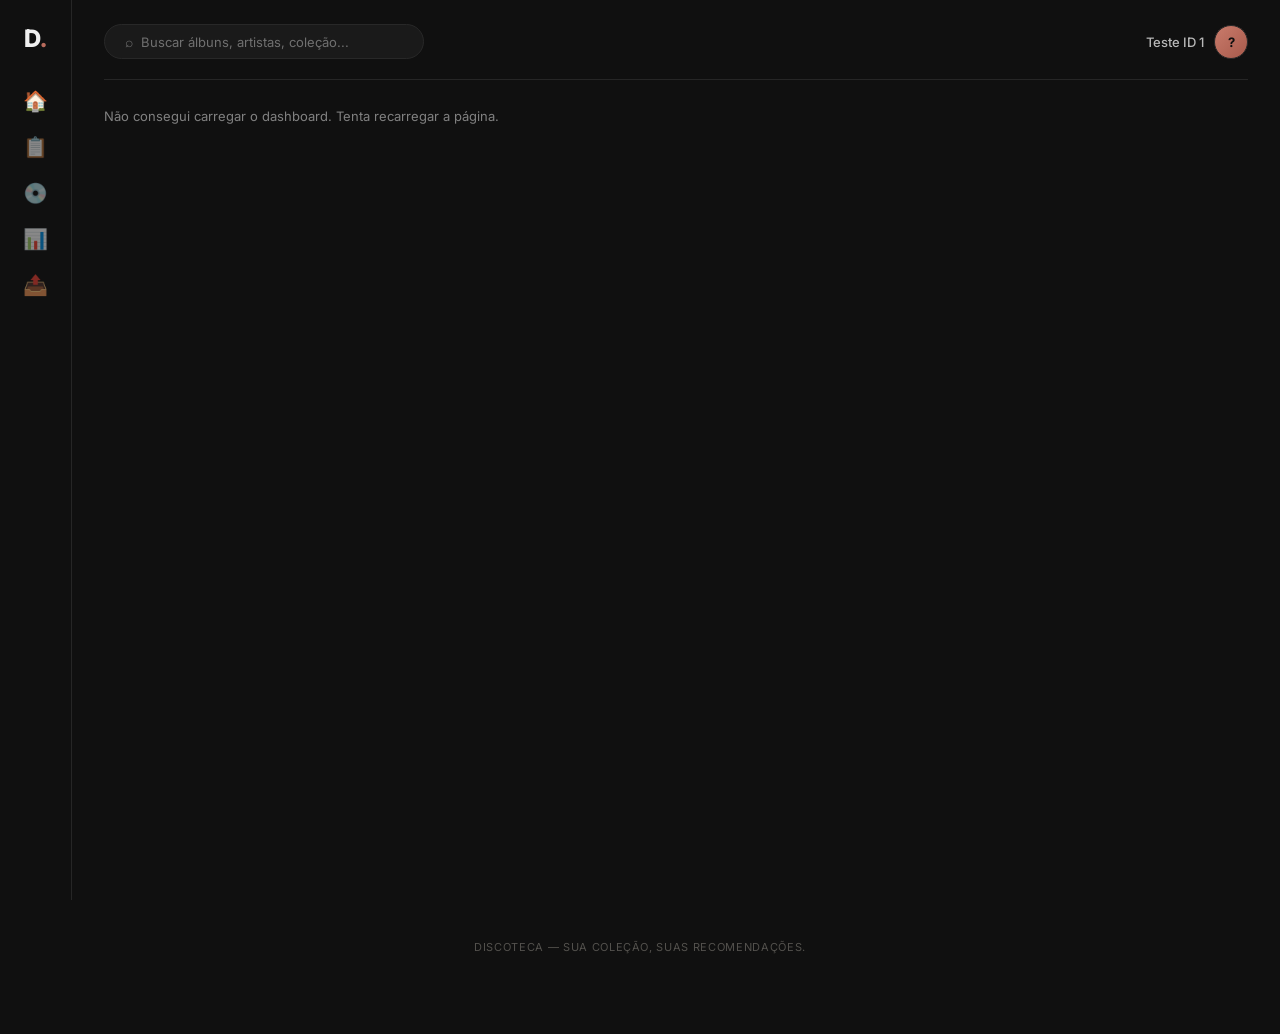
<file: index.html>
<!DOCTYPE html>
<html lang="pt-BR">
<head>
  <meta charset="UTF-8" />
  <meta name="viewport" content="width=device-width, initial-scale=1.0, maximum-scale=1.0, user-scalable=no" />
  <title>Discoteca — Início</title>
  <link rel="preconnect" href="https://fonts.googleapis.com" />
  <link rel="preconnect" href="https://fonts.gstatic.com" crossorigin />
  <link href="https://fonts.googleapis.com/css2?family=Inter:ital,wght@0,400;0,500;0,600;0,700;0,800;1,400&display=swap" rel="stylesheet" />
  <link rel="stylesheet" href="style.css?v=3" />
</head>
<body>

  <!-- ===== LOGIN ===== -->
  <div id="loginScreen" class="login-container">
    <div class="login-box">
      <div class="logo">Discoteca<span>.</span></div>
      <p class="sub">Sua coleção de discos, organizada com recomendações personalizadas.</p>
      <button class="login-btn" id="btnLogin">
        <svg viewBox="0 0 24 24" width="20" height="20"><path fill="#4285F4" d="M22.56 12.25c0-.78-.07-1.53-.2-2.25H12v4.26h5.92a5.06 5.06 0 0 1-2.2 3.32v2.77h3.57c2.08-1.92 3.28-4.74 3.28-8.1z"/><path fill="#34A853" d="M12 23c2.97 0 5.46-.98 7.28-2.66l-3.57-2.77c-.98.66-2.23 1.06-3.71 1.06-2.86 0-5.29-1.93-6.16-4.53H2.18v2.84C3.99 20.53 7.7 23 12 23z"/><path fill="#FBBC05" d="M5.84 14.09c-.22-.66-.35-1.36-.35-2.09s.13-1.43.35-2.09V7.07H2.18C1.43 8.55 1 10.22 1 12s.43 3.45 1.18 4.93l2.85-2.22.81-.62z"/><path fill="#EA4335" d="M12 5.38c1.62 0 3.06.56 4.21 1.64l3.15-3.15C17.45 2.09 14.97 1 12 1 7.7 1 3.99 3.47 2.18 7.07l3.66 2.84c.87-2.6 3.3-4.53 6.16-4.53z"/></svg>
        Entrar com Google
      </button>
      <div id="loginError" class="login-error">Erro ao fazer login. Tente novamente.</div>
    </div>
  </div>

  <!-- ===== APP ===== -->
  <div id="appScreen" style="display:none;">
    <div class="app-shell">

      <!-- SIDEBAR -->
      <aside class="app-sidebar">
        <a href="index.html" class="logo">D<span>.</span></a>
        <nav class="nav-icons">
          <a href="index.html" class="active" title="Início">🏠</a>
          <a href="wishlist.html" title="Wishlist">📋<span class="badge-count" id="navWishlistCount" style="display:none;">0</span></a>
          <a href="colecao.html" title="Coleção">💿</a>
          <a href="estatisticas.html" title="Estatísticas">📊</a>
          <a href="importar.html" title="Importar">📤</a>
        </nav>
      </aside>

      <!-- MAIN -->
      <div class="app-main">

        <!-- TOP BAR -->
        <div class="app-topbar">
          <div class="search" style="position:relative;">
            <span>⌕</span>
            <input type="text" id="dashSearch" placeholder="Buscar álbuns, artistas, coleção...">
            <div id="dashSearchResults" class="dash-search-results"></div>
          </div>
          <a href="perfil.html" class="user">
            <span class="name" id="userNameDisplay">Carregando...</span>
            <div class="avatar" id="userAvatar">?</div>
          </a>
        </div>

        <!-- DASHBOARD -->
        <div class="dash" id="dashContent">
          <div style="opacity:0.4; font-size:13px;">Carregando seu painel...</div>
        </div>

      </div>
    </div>
  </div><!-- /appScreen -->

  <footer>Discoteca — Sua coleção, suas recomendações.</footer>

  <script>
// ================================================================
// CONFIGURAÇÕES
// ================================================================
const API_URL = 'https://fporteladaTEST.pythonanywhere.com';
const DEV_MODE = true;
const DEV_USER_ID = 1;
const DEV_USER_NOME = 'Teste ID 1';

let usuarioId = null;
let confirmCallback = null;
let dashColecao = [];
let dashWishlist = [];

// ================================================================
// LOGIN
// ================================================================
function salvarSessao(userId, nome) {
  localStorage.setItem('discoteca_user_id', userId);
  localStorage.setItem('discoteca_user_nome', nome);
}
function carregarSessao() {
  const userId = localStorage.getItem('discoteca_user_id');
  const nome = localStorage.getItem('discoteca_user_nome');
  if (userId && nome) return { userId, nome };
  return null;
}
function limparSessao() {
  localStorage.removeItem('discoteca_user_id');
  localStorage.removeItem('discoteca_user_nome');
}
function ativarTelaApp(nome) {
  document.getElementById('loginScreen').style.display = 'none';
  document.getElementById('appScreen').style.display = 'block';
  document.getElementById('userNameDisplay').textContent = nome;
}

document.addEventListener('DOMContentLoaded', function() {
  const btnLogin = document.getElementById('btnLogin');
  if (btnLogin) {
    btnLogin.addEventListener('click', function() {
      const btn = this;
      const error = document.getElementById('loginError');
      btn.disabled = true;
      if (error) error.style.display = 'none';
      fetch(API_URL + '/login')
        .then(r => r.json())
        .then(d => {
          if (d.auth_url) window.location.href = d.auth_url;
          else throw new Error('URL não recebida');
        })
        .catch(() => {
          if (error) error.style.display = 'block';
          btn.disabled = false;
        });
    });
  }
});

// ================================================================
// VERIFICAR SESSÃO
// ================================================================
function verificarSessao() {
  if (DEV_MODE) {
    usuarioId = DEV_USER_ID;
    salvarSessao(DEV_USER_ID, DEV_USER_NOME);
    ativarTelaApp(DEV_USER_NOME);
    carregarDashboard();
    return;
  }
  const params = new URLSearchParams(window.location.search);
  const userId = params.get('user_id');
  const nome = params.get('nome');
  if (userId && nome) {
    salvarSessao(userId, nome);
    usuarioId = userId;
    ativarTelaApp(nome);
    window.history.replaceState({}, document.title, window.location.pathname);
    carregarDashboard();
    return;
  }
  const sessao = carregarSessao();
  if (sessao) {
    usuarioId = sessao.userId;
    ativarTelaApp(sessao.nome);
    carregarDashboard();
    return;
  }
  fetch(API_URL + '/sessao')
    .then(r => r.json())
    .then(data => {
      if (data.logado) {
        usuarioId = data.usuario_id;
        salvarSessao(data.usuario_id, data.nome || 'Usuário');
        ativarTelaApp(data.nome || 'Usuário');
        carregarDashboard();
      }
    })
    .catch(() => {});
}

// ================================================================
// SEÇÕES AINDA SEM DADOS REAIS (arquitetura pronta pra V0.11+)
// Trocar o corpo destas duas funções quando as features existirem
// (scraper de preços, motor de descoberta) — o resto do dashboard
// não precisa mudar.
// ================================================================
function buscarOportunidadesMercado() {
  return Promise.resolve([
    { tag: 'em breve', nome: 'Monitoramento de preços', sub: 'Chega na V0.11', preco: null, precoAntigo: null }
  ]);
}
function buscarDescobertas() {
  return Promise.resolve([]);
}

// ================================================================
// CARREGAR DASHBOARD
// ================================================================
function carregarDashboard() {
  Promise.all([
    fetch(API_URL + '/colecao?user_id=' + usuarioId).then(r => r.json()),
    fetch(API_URL + '/recomendacoes?user_id=' + usuarioId).then(r => r.json()),
    fetch(API_URL + '/estatisticas_colecao?user_id=' + usuarioId).then(r => r.json()),
    fetch(API_URL + '/perfil/' + usuarioId).then(r => r.json())
  ]).then(([colecao, wishlist, stats, perfil]) => {
    dashColecao = Array.isArray(colecao) ? colecao : [];
    dashWishlist = Array.isArray(wishlist) ? wishlist : [];
    renderDashboard(
      dashColecao,
      dashWishlist,
      stats && !stats.erro ? stats : {},
      perfil && !perfil.erro ? perfil : {}
    );
    configurarBuscaDashboard();
  }).catch(() => {
    document.getElementById('dashContent').innerHTML =
      '<div style="opacity:0.5; font-size:13px;">Não consegui carregar o dashboard. Tenta recarregar a página.</div>';
  });
}

function corTier(tier) {
  return { S: 'var(--s-color)', A: 'var(--a-color)', B: 'var(--b-color)', C: 'var(--c-color)' }[tier] || 'var(--c-color)';
}

// Last.fm como último recurso, igual às outras páginas (Discogs é a fonte
// principal, mas o Dashboard não tinha rede de segurança nenhuma até agora).
const LASTFM_KEY = 'b25b959554ed76058ac220b7b2e0a026';
async function getCoverUrlLastfm(artist, album) {
  if (!artist || !album) return null;
  try {
    const url = `https://ws.audioscrobbler.com/2.0/?method=album.getinfo&api_key=${LASTFM_KEY}&artist=${encodeURIComponent(artist)}&album=${encodeURIComponent(album)}&format=json`;
    const res = await fetch(url);
    const data = await res.json();
    if (data.album && data.album.image) {
      const img = data.album.image.find(i => i.size === 'extralarge');
      return img && img['#text'] ? img['#text'] : null;
    }
    return null;
  } catch {
    return null;
  }
}

// O dashboard só mostra ~7 itens no máximo (hero + 3 compras + 3 wishlist),
// então buscar a capa que ainda não veio salva é seguro aqui — diferente
// da geração em massa de recomendações, que evita isso de propósito.
function carregarCapasFaltantesDashboard() {
  document.querySelectorAll('.dash-hero .cover[data-artista], .dash-purchase-card .thumb[data-artista], .dash-wishlist-item .cover[data-artista]').forEach(el => {
    if (el.dataset.hasCapa) return; // já tem capa
    const artista = el.dataset.artista;
    const album = el.dataset.album;
    if (!artista || !album) return;

    function aplicar(url) {
      el.style.backgroundImage = `url('${url}')`;
      el.style.backgroundSize = 'cover';
      el.style.backgroundPosition = 'center';
      const icone = el.querySelector('.fallback-icon');
      if (icone) icone.style.display = 'none';
      else el.textContent = '';
    }

    fetch(API_URL + `/buscar_capa?artista=${encodeURIComponent(artista)}&album=${encodeURIComponent(album)}`)
      .then(r => r.json())
      .then(d => {
        if (d.sucesso && d.capa_url) {
          aplicar(d.capa_url);
        } else {
          console.warn('[Dashboard] Discogs sem capa para', artista, '-', album, '— tentando Last.fm');
          getCoverUrlLastfm(artista, album).then(url => {
            if (url) aplicar(url);
            else console.warn('[Dashboard] Last.fm também sem capa para', artista, '-', album);
          });
        }
      })
      .catch(err => {
        console.warn('[Dashboard] /buscar_capa falhou para', artista, '-', album, err, '— tentando Last.fm');
        getCoverUrlLastfm(artista, album).then(url => { if (url) aplicar(url); });
      });
  });
}

function renderDashboard(colecao, wishlist, stats, perfil) {
  const avatarEl = document.getElementById('userAvatar');
  const nomeExibicao = perfil.nome_exibicao || perfil.nome || DEV_USER_NOME;
  document.getElementById('userNameDisplay').textContent = nomeExibicao;
  if (perfil.foto_url) {
    avatarEl.innerHTML = `<img src="${perfil.foto_url}" alt="${nomeExibicao}">`;
  } else {
    avatarEl.textContent = nomeExibicao.charAt(0).toUpperCase();
  }

  const badge = document.getElementById('navWishlistCount');
  if (wishlist.length > 0) {
    badge.textContent = wishlist.length;
    badge.style.display = 'flex';
  }

  const artistasUnicos = new Set(colecao.map(d => d.artista).filter(Boolean));
  const hero = wishlist[0]; // já vem ordenado S → C do back-end

  let html = '';

  // ===== HERO RECOMMENDATION =====
  if (hero) {
    const capaHero = hero.capa_url ? `style="background-image:url('${hero.capa_url}'); background-size:cover; background-position:center;"` : '';
    html += `
      <div class="dash-hero">
        <div class="cover" id="dashHeroCover" data-artista="${hero.artista || ''}" data-album="${hero.album || ''}"${hero.capa_url ? ' data-has-capa="1"' : ''} ${capaHero}>${hero.capa_url ? '' : '♬'}</div>
        <div class="info">
          <div class="badge">★ Prioridade ${hero.tier}</div>
          <h2>${hero.album || 'Álbum'}</h2>
          <div class="artist">${hero.artista || 'Artista'}</div>
          <div class="desc">${hero.nota || hero.estrategia || 'Complementa bem sua coleção atual.'}</div>
          <a href="wishlist.html" class="btn">Ver na Wishlist →</a>
        </div>
      </div>
    `;
  }

  // ===== STATS ROW =====
  const statsFormato = [
    { valor: stats.lps || 0, label: 'Vinil', href: 'colecao.html?formato=vinil' },
    { valor: stats.cds || 0, label: 'CDs', href: 'colecao.html?formato=cd' },
    { valor: stats.cassetes || 0, label: 'Cassete', href: 'colecao.html?formato=cassete' },
    { valor: stats.dvd_bluray || 0, label: 'DVD/Blu-ray', href: 'colecao.html?formato=dvd_bluray' }
  ].filter(s => s.valor > 0);

  html += `<div class="dash-stats">`;
  html += `<a href="colecao.html" class="dash-stat-item"><div class="number">${stats.total_discos || colecao.length}</div><div class="label">Discos</div></a>`;
  statsFormato.forEach(s => {
    html += `<a href="${s.href}" class="dash-stat-item"><div class="number">${s.valor}</div><div class="label">${s.label}</div></a>`;
  });
  html += `<a href="estatisticas.html" class="dash-stat-item"><div class="number">${artistasUnicos.size}</div><div class="label">Artistas</div></a>`;
  html += `<a href="wishlist.html" class="dash-stat-item"><div class="number">${wishlist.length}</div><div class="label">Wishlist</div></a>`;
  html += `</div>`;

  // ===== NEXT PURCHASES + MARKET OPPORTUNITIES =====
  html += `<div class="dash-two-col">`;
  html += `<div><div class="dash-section-title">Próximas compras <a href="wishlist.html" class="see-all">ver todas</a></div>`;
  if (wishlist.length > 0) {
    wishlist.slice(0, 3).forEach((item, idx) => {
      const thumbStyle = item.capa_url ? `background-image:url('${item.capa_url}');` : `background:${corTier(item.tier)};`;
      html += `
        <div class="dash-purchase-card">
          <div class="thumb" id="dashPurchase-${idx}" data-artista="${item.artista || ''}" data-album="${item.album || ''}"${item.capa_url ? ' data-has-capa="1"' : ''} style="${thumbStyle}"></div>
          <div class="info">
            <div class="title">${item.album || 'Álbum'}</div>
            <div class="artist">${item.artista || 'Artista'}</div>
          </div>
          <div class="score">${item.tier}</div>
        </div>
      `;
    });
  } else {
    html += `<div class="dash-placeholder-note">Nada na wishlist ainda — vá em Importar para gerar recomendações.</div>`;
  }
  html += `</div>`;

  html += `<div><div class="dash-section-title">Oportunidades de mercado</div><div id="dashOportunidades"></div></div>`;
  html += `</div>`;

  // ===== COLLECTION INSIGHTS + WISHLIST GRID =====
  html += `<div class="dash-two-col">`;
  html += `<div><div class="dash-section-title">Destaques da coleção</div><div class="dash-insights-grid">`;

  if (stats.genero_predominante) {
    html += `
      <div class="dash-insight-card">
        <div class="stat"><span class="highlight">${stats.genero_predominante_pct}%</span> ${stats.genero_predominante}</div>
        <div class="desc">seu gênero predominante</div>
        <div class="bar"><div class="fill" style="width:${stats.genero_predominante_pct}%;"></div></div>
      </div>
    `;
  }
  if (stats.decadas && stats.decadas.length > 0) {
    const topDecada = [...stats.decadas].sort((a, b) => b.contagem - a.contagem)[0];
    const pct = Math.round((topDecada.contagem / (stats.total_discos || 1)) * 100);
    html += `
      <div class="dash-insight-card">
        <div class="stat"><span class="highlight">${topDecada.nome}</span></div>
        <div class="desc">década mais coletada · ${topDecada.contagem} discos</div>
        <div class="bar"><div class="fill" style="width:${pct}%;"></div></div>
      </div>
    `;
  }
  if (stats.valor_total) {
    html += `
      <div class="dash-insight-card">
        <div class="stat"><span class="highlight">R$ ${stats.valor_total}</span></div>
        <div class="desc">valor estimado da coleção</div>
      </div>
    `;
  }
  html += `
    <div class="dash-insight-card">
      <div class="stat"><span class="highlight">em breve</span></div>
      <div class="desc">discografias completas</div>
      <div class="dash-placeholder-note">Depende das trilogias (V0.10+)</div>
    </div>
  `;
  html += `</div></div>`;

  html += `<div><div class="dash-section-title">Wishlist <a href="wishlist.html" class="see-all">ver tudo</a></div><div class="dash-wishlist-grid">`;
  if (wishlist.length > 0) {
    wishlist.slice(0, 3).forEach((item, idx) => {
      const coverStyle = item.capa_url ? `background-image:url('${item.capa_url}');` : `background:${corTier(item.tier)};`;
      html += `
        <div class="dash-wishlist-item">
          <div class="cover" id="dashWish-${idx}" data-artista="${item.artista || ''}" data-album="${item.album || ''}"${item.capa_url ? ' data-has-capa="1"' : ''} style="${coverStyle}">
            <span class="priority" style="background:${corTier(item.tier)};">${item.tier}</span>
            <span class="fallback-icon">${item.capa_url ? '' : '♢'}</span>
          </div>
          <div class="info">
            <div class="title">${item.album || 'Álbum'}</div>
            <div class="artist">${item.artista || 'Artista'}</div>
          </div>
        </div>
      `;
    });
  } else {
    html += `<div class="dash-placeholder-note">Sua wishlist está vazia.</div>`;
  }
  html += `</div></div>`;
  html += `</div>`;

  // ===== RECENT ACTIVITY + DISCOVER =====
  const recentes = [...colecao]
    .filter(d => d.data_adicao)
    .sort((a, b) => (a.data_adicao < b.data_adicao ? 1 : -1))
    .slice(0, 5);

  html += `<div class="dash-two-col">`;
  html += `<div><div class="dash-section-title">Atividade recente</div><div id="dashAtividade">`;
  if (recentes.length > 0) {
    html += recentes.map(item => `
      <div class="dash-activity-item">
        <span class="icon">+</span>
        <span class="text"><strong>${item.album || 'Álbum'}</strong> — ${item.artista || 'Artista'} adicionado à coleção</span>
        <span class="time">${item.data_adicao}</span>
      </div>
    `).join('');
  } else {
    html += `<div class="dash-placeholder-note">Nenhuma atividade ainda.</div>`;
  }
  html += `</div></div>`;

  html += `<div><div class="dash-section-title">Descobrir</div><div id="dashDescobrir" class="dash-discover-grid"></div></div>`;
  html += `</div>`;

  document.getElementById('dashContent').innerHTML = html;
  carregarCapasFaltantesDashboard();

  buscarOportunidadesMercado().then(lista => {
    const el = document.getElementById('dashOportunidades');
    if (!el) return;
    el.innerHTML = lista.map(op => `
      <div class="dash-opp-card">
        <div class="left">
          <div class="tag">${op.tag}</div>
          <div class="name">${op.nome}</div>
          <div class="sub">${op.sub}</div>
        </div>
        <div class="right">${op.preco ? `${op.precoAntigo ? `<span class="old">R$ ${op.precoAntigo}</span>` : ''}<span class="price">R$ ${op.preco}</span>` : ''}</div>
      </div>
    `).join('') + '<div class="dash-placeholder-note">Monitoramento de preços real chega na V0.11.</div>';
  });

  buscarDescobertas().then(lista => {
    const el = document.getElementById('dashDescobrir');
    if (!el) return;
    if (lista.length === 0) {
      el.innerHTML = '<div class="dash-placeholder-note">Motor de descoberta ainda não existe — planejado pra frente.</div>';
    }
  });
}

document.addEventListener('DOMContentLoaded', function() {
  verificarSessao();
});

// ================================================================
// BUSCA (topo)
// ================================================================
function configurarBuscaDashboard() {
  const input = document.getElementById('dashSearch');
  const results = document.getElementById('dashSearchResults');
  if (!input || !results) return;

  input.addEventListener('input', function() {
    const termo = this.value.trim().toLowerCase();
    if (!termo) {
      results.innerHTML = '';
      results.classList.remove('open');
      return;
    }

    const daColecao = dashColecao
      .filter(d => `${d.artista} ${d.album}`.toLowerCase().includes(termo))
      .slice(0, 5)
      .map(d => ({ artista: d.artista, album: d.album, origem: 'Coleção', href: 'colecao.html' }));

    const daWishlist = dashWishlist
      .filter(d => `${d.artista} ${d.album}`.toLowerCase().includes(termo))
      .slice(0, 5)
      .map(d => ({ artista: d.artista, album: d.album, origem: 'Wishlist', href: 'wishlist.html' }));

    const achados = [...daColecao, ...daWishlist].slice(0, 8);

    if (achados.length === 0) {
      results.innerHTML = '<div class="dash-search-empty">Nenhum resultado.</div>';
    } else {
      results.innerHTML = achados.map(item => `
        <a href="${item.href}" class="dash-search-item">
          <span class="title">${item.album}</span>
          <span class="artist">${item.artista}</span>
          <span class="tag">${item.origem}</span>
        </a>
      `).join('');
    }
    results.classList.add('open');
  });

  document.addEventListener('click', function(e) {
    if (!input.contains(e.target) && !results.contains(e.target)) {
      results.classList.remove('open');
    }
  });
}
  </script>
</body>
</html>
</file>
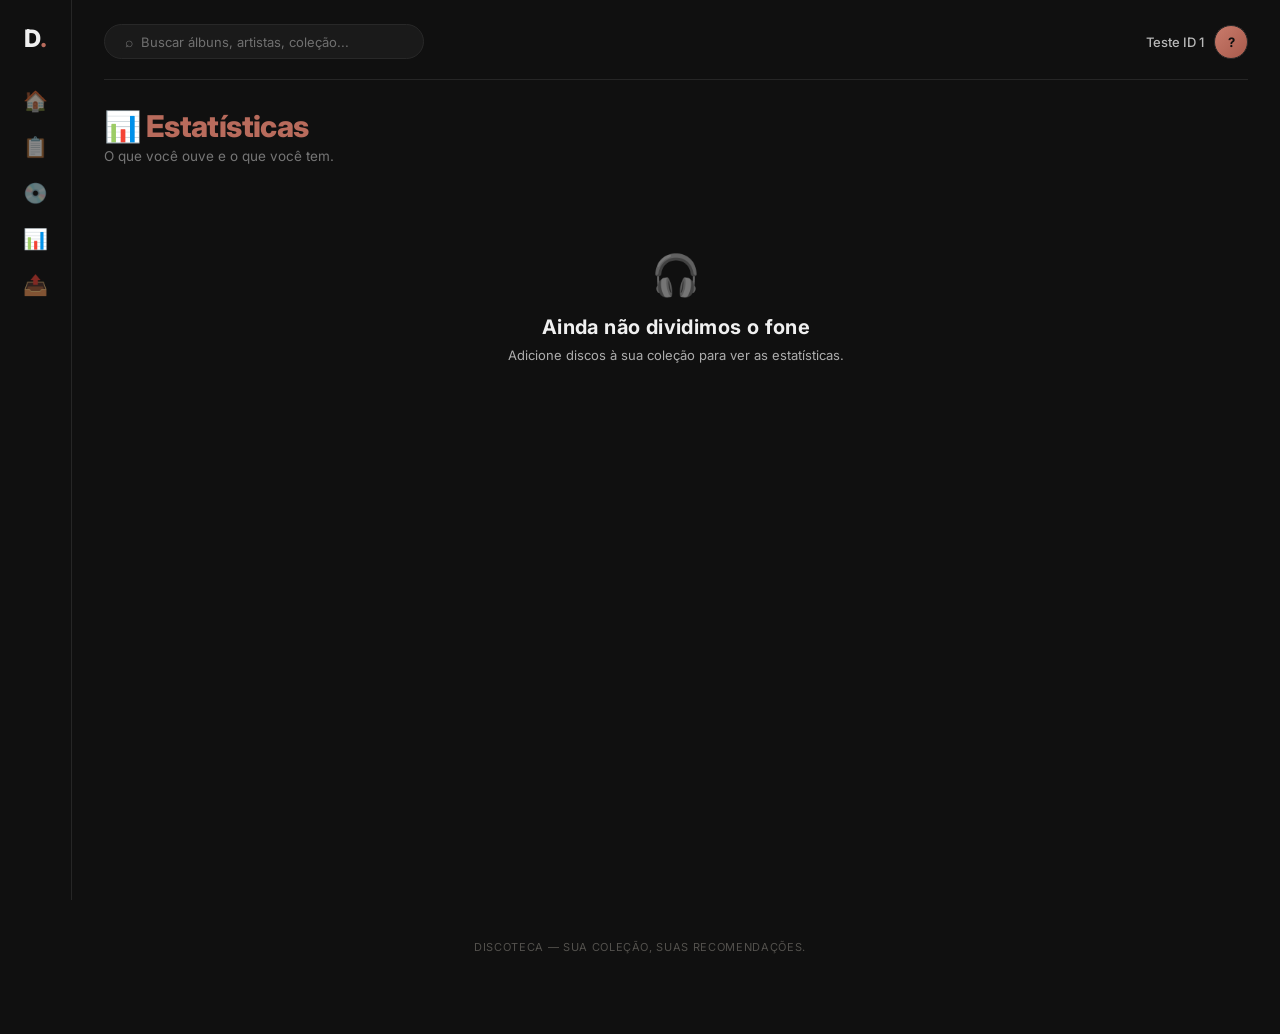
<file: estatisticas.html>
<!DOCTYPE html>
<html lang="pt-BR">
<head>
  <meta charset="UTF-8" />
  <meta name="viewport" content="width=device-width, initial-scale=1.0, maximum-scale=1.0, user-scalable=no" />
  <title>Discoteca — Estatísticas</title>
  <link rel="preconnect" href="https://fonts.googleapis.com" />
  <link rel="preconnect" href="https://fonts.gstatic.com" crossorigin />
  <link href="https://fonts.googleapis.com/css2?family=Anton&family=JetBrains+Mono:wght@400;500;700&family=Inter:wght@400;500;600;700&display=swap" rel="stylesheet" />
  <link rel="stylesheet" href="style.css?v=3" />
</head>
<body>

  <!-- ===== LOGIN ===== -->
  <div id="loginScreen" class="login-container">
    <div class="login-box">
      <div class="logo">Discoteca<span>.</span></div>
      <p class="sub">Sua coleção de discos, organizada com recomendações personalizadas.</p>
      <button class="login-btn" id="btnLogin">
        <svg viewBox="0 0 24 24" width="20" height="20"><path fill="#4285F4" d="M22.56 12.25c0-.78-.07-1.53-.2-2.25H12v4.26h5.92a5.06 5.06 0 0 1-2.2 3.32v2.77h3.57c2.08-1.92 3.28-4.74 3.28-8.1z"/><path fill="#34A853" d="M12 23c2.97 0 5.46-.98 7.28-2.66l-3.57-2.77c-.98.66-2.23 1.06-3.71 1.06-2.86 0-5.29-1.93-6.16-4.53H2.18v2.84C3.99 20.53 7.7 23 12 23z"/><path fill="#FBBC05" d="M5.84 14.09c-.22-.66-.35-1.36-.35-2.09s.13-1.43.35-2.09V7.07H2.18C1.43 8.55 1 10.22 1 12s.43 3.45 1.18 4.93l2.85-2.22.81-.62z"/><path fill="#EA4335" d="M12 5.38c1.62 0 3.06.56 4.21 1.64l3.15-3.15C17.45 2.09 14.97 1 12 1 7.7 1 3.99 3.47 2.18 7.07l3.66 2.84c.87-2.6 3.3-4.53 6.16-4.53z"/></svg>
        Entrar com Google
      </button>
      <div id="loginError" class="login-error">Erro ao fazer login. Tente novamente.</div>
    </div>
  </div>

  <!-- ===== APP ===== -->
  <div id="appScreen" style="display:none;">
    <div class="app-shell">

      <!-- SIDEBAR -->
      <aside class="app-sidebar">
        <a href="index.html" class="logo">D<span>.</span></a>
        <nav class="nav-icons">
          <a href="index.html" title="Início">🏠</a>
          <a href="wishlist.html" title="Wishlist">📋 <span class="badge-count" id="navWishlistCount" style="display:none;">0</span></a>
          <a href="colecao.html" title="Coleção">💿</a>
          <a href="estatisticas.html" class="active" title="Estatísticas">📊</a>
          <a href="importar.html" title="Importar">📤</a>
        </nav>
      </aside>

      <!-- MAIN -->
      <div class="app-main">

        <!-- TOP BAR -->
        <div class="app-topbar">
          <div class="search" style="position:relative;">
            <span>⌕</span>
            <input type="text" placeholder="Buscar álbuns, artistas, coleção...">
          </div>
          <a href="perfil.html" class="user">
            <span class="name" id="userNameDisplay">Carregando...</span>
            <div class="avatar" id="userAvatar">?</div>
          </a>
        </div>
        <!-- HERO -->
        <div class="st-hero">
          <div>
            <h1>📊 <span class="accent">Estatísticas</span></h1>
            <div class="sub" id="stHeroSub"><span>O que você ouve e o que você tem.</span></div>
          </div>
          <div class="stats-mini" id="stHeroStats"></div>
        </div>

        <!-- VAZIO UNIFICADO (quando player E estante estão vazios) -->
        <div id="estatisticas-vazio-unificado" style="display:none;">
          <div class="empty-state" style="padding:60px 20px;">
            <div class="icon" style="font-size:40px;">🎧</div>
            <h3 style="font-size:20px;">Ainda não dividimos o fone</h3>
            <p style="font-size:13px;">Adicione discos à sua coleção para ver as estatísticas.</p>
          </div>
        </div>

        <div id="stConteudo" style="display:none;">

          <!-- OVERVIEW -->
          <div class="st-overview-grid" id="stOverview"></div>

          <!-- PLAYER x ESTANTE -->
          <div class="st-two-col">
            <div class="st-card">
              <div class="card-header"><h3>🎧 No seu <span class="accent">player</span></h3><span class="sub">do Spotify</span></div>
              <div id="estatisticas-player"></div>
            </div>
            <div class="st-card">
              <div class="card-header"><h3>📀 Na sua <span class="accent">estante</span></h3><span class="sub">coleção física</span></div>
              <div id="estatisticas-estante"></div>
            </div>
          </div>

          <!-- CRESCIMENTO DA COLEÇÃO -->
          <div class="st-card">
            <div class="card-header"><h3>📈 Crescimento da <span class="accent">coleção</span></h3><span class="sub">últimos 12 meses</span></div>
            <div class="st-growth" id="stCrescimento"></div>
          </div>

          <!-- WISHLIST PROGRESS + VALOR -->
          <div class="st-two-col">
            <div class="st-card">
              <div class="card-header"><h3>🎯 Progresso da <span class="accent">wishlist</span></h3><span class="sub" id="stWishlistTotal"></span></div>
              <div id="stWishlistProgress"></div>
            </div>
            <div class="st-card">
              <div class="card-header"><h3>💰 Valor da <span class="accent">coleção</span></h3><span class="sub">estimado</span></div>
              <div id="stValor"></div>
            </div>
          </div>

          <!-- TOP ARTISTAS -->
          <div class="st-card">
            <div class="card-header"><h3>🎤 Top <span class="accent">artistas</span></h3><span class="sub">por discos na estante</span></div>
            <div class="st-rank-list" id="stTopArtistas"></div>
          </div>

          <!-- DESTAQUES DA COLEÇÃO -->
          <div class="st-card">
            <div class="card-header"><h3>📊 Destaques da <span class="accent">coleção</span></h3><span class="sub">curiosidades</span></div>
            <div class="st-insights-grid" id="stInsights"></div>
          </div>

          <!-- OUVIDO VS POSSUÍDO + MARCOS -->
          <div class="st-two-col">
            <div class="st-card">
              <div class="card-header"><h3>🔍 Ouvido vs <span class="accent">possuído</span></h3><span class="sub">lacunas</span></div>
              <div id="stCruzamento"></div>
            </div>
            <div class="st-card">
              <div class="card-header"><h3>🏆 Marcos da <span class="accent">coleção</span></h3><span class="sub">celebre</span></div>
              <div class="st-insights-grid" id="stMarcos" style="grid-template-columns:1fr 1fr;"></div>
            </div>
          </div>

        </div>
      </div>
    </div>
  </div><!-- /appScreen -->

  <footer>Discoteca — Sua coleção, suas recomendações.</footer>

  <script>
// ================================================================
// CONFIGURAÇÕES
// ================================================================
// Ambiente de TESTE (fporteladaTEST). Trocar API_URL para o
// dominio de producao (fportelada.pythonanywhere.com) quando for
// promover essas paginas para o ambiente real.
const API_URL = 'https://fporteladaTEST.pythonanywhere.com';

// DEV_MODE: quando true, pula o login do Google inteiramente e usa
// o usuario de teste (Teste ID 1). Usar SOMENTE no ambiente de teste.
// Isso espelha o bypass que o back-end tambem precisa ter (ver app.py).
const DEV_MODE = true;
const DEV_USER_ID = 1;
const DEV_USER_NOME = 'Teste ID 1';

let usuarioId = null;
let colecao = [];
let recomendacoes = [];
let editandoId = null;
let barcodeScanner = null;
let viewPreference = localStorage.getItem('discoteca_view') || 'cards';
let groupPreference = localStorage.getItem('discoteca_group') || 'separado';
let colecaoFiltrada = [];
let confirmCallback = null;

// ================================================================
// SIDEBAR / TOP BAR (compartilhado — mesmo padrão do Início e Coleção)
// ================================================================
function atualizarBadgeWishlist(n) {
  const el = document.getElementById('navWishlistCount');
  if (!el) return;
  if (n > 0) { el.textContent = n; el.style.display = 'flex'; }
  else { el.style.display = 'none'; }
}

function carregarAvatarTopo() {
  if (!usuarioId) return;
  fetch(API_URL + '/perfil/' + usuarioId)
    .then(r => r.json())
    .then(perfil => {
      if (!perfil || perfil.erro) return;
      const nome = perfil.nome_exibicao || perfil.nome || DEV_USER_NOME;
      const nomeEl = document.getElementById('userNameDisplay');
      if (nomeEl) nomeEl.textContent = nome;
      const avatarEl = document.getElementById('userAvatar');
      if (avatarEl) {
        if (perfil.foto_url) avatarEl.innerHTML = `<img src="${perfil.foto_url}" alt="${nome}">`;
        else avatarEl.textContent = nome.charAt(0).toUpperCase();
      }
    })
    .catch(() => {});
}

function sincronizarBadge() {
  if (!usuarioId) return;
  fetch(API_URL + '/recomendacoes?user_id=' + usuarioId)
    .then(r => r.json())
    .then(data => atualizarBadgeWishlist(Array.isArray(data) ? data.length : 0))
    .catch(() => {});
}

// ================================================================
// LOGIN
// ================================================================
function salvarSessao(userId, nome) {
  localStorage.setItem('discoteca_user_id', userId);
  localStorage.setItem('discoteca_user_nome', nome);
}

function carregarSessao() {
  const userId = localStorage.getItem('discoteca_user_id');
  const nome = localStorage.getItem('discoteca_user_nome');
  if (userId && nome) return { userId, nome };
  return null;
}

function limparSessao() {
  localStorage.removeItem('discoteca_user_id');
  localStorage.removeItem('discoteca_user_nome');
}

function ativarTelaApp(nome) {
  const loginScreen = document.getElementById('loginScreen');
  const appScreen = document.getElementById('appScreen');
  if (loginScreen) loginScreen.style.display = 'none';
  if (appScreen) appScreen.style.display = 'block';
  const nomeDisplay = document.getElementById('userNameDisplay');
  if (nomeDisplay) nomeDisplay.textContent = nome;
}

document.addEventListener('DOMContentLoaded', function() {
  const btnLogin = document.getElementById('btnLogin');
  if (btnLogin) {
    btnLogin.addEventListener('click', function() {
      const btn = this;
      const error = document.getElementById('loginError');
      btn.disabled = true;
      if (error) error.style.display = 'none';
      fetch(API_URL + '/login')
        .then(r => r.json())
        .then(d => {
          if (d.auth_url) window.location.href = d.auth_url;
          else throw new Error('URL não recebida');
        })
        .catch(() => {
          if (error) error.style.display = 'block';
          btn.disabled = false;
        });
    });
  }

  const btnLogout = document.getElementById('btnLogout');
  if (btnLogout) {
    btnLogout.addEventListener('click', function() {
      limparSessao();
      window.location.href = 'index.html';
    });
  }
});

// ================================================================
// VERIFICAR SESSÃO
// ================================================================
function verificarSessao() {
  // Bypass de ambiente de teste: nao depende do Google OAuth.
  if (DEV_MODE) {
    usuarioId = DEV_USER_ID;
    salvarSessao(DEV_USER_ID, DEV_USER_NOME);
    ativarTelaApp(DEV_USER_NOME);
    if (typeof onPaginaPronta === 'function') onPaginaPronta();
    return;
  }

  const params = new URLSearchParams(window.location.search);
  const userId = params.get('user_id');
  const nome = params.get('nome');

  if (userId && nome) {
    salvarSessao(userId, nome);
    usuarioId = userId;
    ativarTelaApp(nome);
    window.history.replaceState({}, document.title, window.location.pathname);
    if (typeof onPaginaPronta === 'function') onPaginaPronta();
    return;
  }

  const sessao = carregarSessao();
  if (sessao) {
    usuarioId = sessao.userId;
    ativarTelaApp(sessao.nome);
    if (typeof onPaginaPronta === 'function') onPaginaPronta();
    return;
  }

  fetch(API_URL + '/sessao')
    .then(r => r.json())
    .then(data => {
      if (data.logado) {
        usuarioId = data.usuario_id;
        salvarSessao(data.usuario_id, data.nome || 'Usuário');
        ativarTelaApp(data.nome || 'Usuário');
        if (typeof onPaginaPronta === 'function') onPaginaPronta();
      }
    })
    .catch(() => {});
}

// ================================================================
// MODAL: CONFIRMAÇÃO (compartilhado entre páginas)
// ================================================================
function abrirConfirm(mensagem, callback) {
  document.getElementById('confirmMessage').textContent = mensagem;
  confirmCallback = callback;
  document.getElementById('modalConfirm').classList.add('open');
}

document.addEventListener('DOMContentLoaded', function() {
  const btnFecharConfirm = document.getElementById('btnFecharConfirm');
  const btnConfirmCancel = document.getElementById('btnConfirmCancel');
  const btnConfirmAction = document.getElementById('btnConfirmAction');

  if (btnFecharConfirm) {
    btnFecharConfirm.addEventListener('click', function() {
      document.getElementById('modalConfirm').classList.remove('open');
      confirmCallback = null;
    });
  }
  if (btnConfirmCancel) {
    btnConfirmCancel.addEventListener('click', function() {
      document.getElementById('modalConfirm').classList.remove('open');
      confirmCallback = null;
    });
  }
  if (btnConfirmAction) {
    btnConfirmAction.addEventListener('click', function() {
      if (confirmCallback) {
        confirmCallback();
        confirmCallback = null;
      }
      document.getElementById('modalConfirm').classList.remove('open');
    });
  }
});

// ================================================================
// PÁGINA: ESTATÍSTICAS — estatisticas.html
// ================================================================
function onPaginaPronta() {
  carregarAvatarTopo();
  carregarDados();
  sincronizarBadge();
}

function carregarDados() {
  if (!usuarioId) return;
  Promise.all([
    fetch(API_URL + '/estatisticas?user_id=' + usuarioId).then(r => r.json()).catch(() => ({ erro: true })),
    fetch(API_URL + '/estatisticas_colecao?user_id=' + usuarioId).then(r => r.json()).catch(() => ({ erro: true })),
    fetch(API_URL + '/estatisticas_avancadas?user_id=' + usuarioId).then(r => r.json()).catch(() => ({ erro: true })),
    fetch(API_URL + '/recomendacoes?user_id=' + usuarioId).then(r => r.json()).catch(() => [])
  ]).then(([dadosPlayer, dadosEstante, avancadas, wishlist]) => {
    const playerVazio = !dadosPlayer || dadosPlayer.erro || !dadosPlayer.total_musicas;
    const estanteVazia = !dadosEstante || dadosEstante.erro || !dadosEstante.total_discos;

    const vazioUnificado = document.getElementById('estatisticas-vazio-unificado');
    const conteudo = document.getElementById('stConteudo');
    const containerPlayer = document.getElementById('estatisticas-player');
    const containerEstante = document.getElementById('estatisticas-estante');

    if (playerVazio && estanteVazia) {
      vazioUnificado.style.display = 'block';
      conteudo.style.display = 'none';
      containerPlayer.innerHTML = '';
      containerEstante.innerHTML = '';
      return;
    }

    vazioUnificado.style.display = 'none';
    conteudo.style.display = 'block';

    renderEstatisticasPlayer(dadosPlayer, playerVazio);
    renderEstatisticasEstante(dadosEstante, estanteVazia);
    renderOverview(dadosPlayer, dadosEstante, wishlist);
    renderCrescimento(dadosEstante);
    renderWishlistProgress(avancadas.wishlist_progress);
    renderValor(dadosEstante);
    renderTopArtistas(dadosEstante);
    renderInsightsDestaques(dadosEstante);
    renderCruzamento(avancadas.ouvido_vs_possuido, playerVazio, estanteVazia);
    renderMarcos(dadosEstante, avancadas);
  });
}

function corTier(tier) {
  return { S: 'var(--s-color)', A: 'var(--a-color)', B: 'var(--b-color)', C: 'var(--c-color)' }[tier] || 'var(--c-color)';
}

// ===== OVERVIEW =====
function renderOverview(player, estante, wishlist) {
  const el = document.getElementById('stOverview');
  const statsMini = document.getElementById('stHeroStats');
  if (!el) return;
  const totalDiscos = estante.total_discos || 0;
  const totalArtistas = estante.top_artistas ? new Set(estante.top_artistas.map(a => a.nome)).size : 0;
  const wl = Array.isArray(wishlist) ? wishlist.length : 0;
  const valor = estante.valor_total || 0;

  el.innerHTML = `
    <div class="st-overview-card"><div class="num">${totalDiscos}</div><div class="label">Discos</div></div>
    <div class="st-overview-card"><div class="num">${totalArtistas}</div><div class="label">Artistas (top)</div></div>
    <div class="st-overview-card"><div class="num"><span class="accent">${valor ? 'R$ ' + valor : '—'}</span></div><div class="label">Valor</div></div>
    <div class="st-overview-card"><div class="num"><span class="accent">${wl}</span></div><div class="label">Wishlist</div></div>
    <div class="st-overview-card"><div class="num">${player.total_musicas || 0}</div><div class="label">Músicas ouvidas</div></div>
    <div class="st-overview-card"><div class="num">${estante.genero_predominante ? estante.genero_predominante_pct + '%' : '—'}</div><div class="label">${estante.genero_predominante || 'Gênero'}</div></div>
  `;
  if (statsMini) {
    statsMini.innerHTML = valor ? `<div class="stat"><div class="num">R$ ${valor}</div><div class="label">Valor</div></div>` : '';
  }
}

// ===== PLAYER (barras) =====
function renderEstatisticasPlayer(dados, apenasCabecalho) {
  const container = document.getElementById('estatisticas-player');
  if (!container) return;
  if (apenasCabecalho || !dados || dados.erro || !dados.total_musicas) {
    container.innerHTML = `<div class="pp-empty-note">Ainda não dividimos o fone — importe suas playlists.</div>`;
    return;
  }
  let html = `
    <div class="st-bar-chart">
      <div class="st-bar-row"><span class="label">Músicas</span><div class="track"><div class="fill" style="width:100%;"></div></div><span class="value">${dados.total_musicas}</span></div>
      <div class="st-bar-row"><span class="label">Artistas</span><div class="track"><div class="fill" style="width:${pctRelativo(dados.artistas_unicos, dados.total_musicas)}%;"></div></div><span class="value">${dados.artistas_unicos}</span></div>
      <div class="st-bar-row"><span class="label">Álbuns</span><div class="track"><div class="fill" style="width:${pctRelativo(dados.albuns_unicos, dados.total_musicas)}%;"></div></div><span class="value">${dados.albuns_unicos}</span></div>
      <div class="st-bar-row"><span class="label">Horas</span><div class="track"><div class="fill" style="width:${pctRelativo(dados.duracao_horas, dados.total_musicas)}%;"></div></div><span class="value">${dados.duracao_horas}h</span></div>
    </div>
  `;
  if (dados.top_generos && dados.top_generos.length > 0) {
    const max = dados.top_generos[0].contagem;
    html += `<div class="st-subhead">Top gêneros</div><div class="st-bar-chart">`;
    dados.top_generos.slice(0, 3).forEach(g => {
      html += `<div class="st-bar-row"><span class="label">${g.nome}</span><div class="track"><div class="fill" style="width:${Math.round(g.contagem / max * 100)}%;"></div></div><span class="value">${g.contagem}</span></div>`;
    });
    html += `</div>`;
  }
  container.innerHTML = html;
}

// ===== ESTANTE (barras) =====
function renderEstatisticasEstante(dados, apenasCabecalho) {
  const container = document.getElementById('estatisticas-estante');
  if (!container) return;
  if (apenasCabecalho || !dados || dados.erro || !dados.total_discos) {
    container.innerHTML = `<div class="pp-empty-note">Sua estante está vazia — adicione discos à coleção.</div>`;
    return;
  }
  const total = dados.total_discos;
  let html = `
    <div class="st-bar-chart">
      <div class="st-bar-row"><span class="label">Vinil</span><div class="track"><div class="fill" style="width:${pct(dados.lps, total)}%; background:var(--vinil-color);"></div></div><span class="value">${dados.lps}</span></div>
      <div class="st-bar-row"><span class="label">CDs</span><div class="track"><div class="fill" style="width:${pct(dados.cds, total)}%; background:var(--cd-color);"></div></div><span class="value">${dados.cds}</span></div>
      <div class="st-bar-row"><span class="label">Cassetes</span><div class="track"><div class="fill" style="width:${pct(dados.cassetes, total)}%; background:var(--cassete-color);"></div></div><span class="value">${dados.cassetes}</span></div>
      <div class="st-bar-row"><span class="label">DVD/Blu-ray</span><div class="track"><div class="fill" style="width:${pct(dados.dvd_bluray, total)}%; background:var(--e-color);"></div></div><span class="value">${dados.dvd_bluray}</span></div>
    </div>
  `;
  if (dados.decadas && dados.decadas.length > 0) {
    const max = Math.max(...dados.decadas.map(d => d.contagem));
    html += `<div class="st-subhead">Por década</div><div class="st-bar-chart">`;
    [...dados.decadas].sort((a, b) => b.contagem - a.contagem).slice(0, 3).forEach(d => {
      html += `<div class="st-bar-row"><span class="label">${d.nome}</span><div class="track"><div class="fill" style="width:${Math.round(d.contagem / max * 100)}%;"></div></div><span class="value">${d.contagem}</span></div>`;
    });
    html += `</div>`;
  }
  container.innerHTML = html;
}

function pct(valor, total) { return total > 0 ? Math.round((valor / total) * 100) : 0; }
function pctRelativo(valor, base) { return base > 0 ? Math.min(100, Math.round((valor / base) * 100)) : 0; }

// ===== CRESCIMENTO DA COLEÇÃO =====
function renderCrescimento(estante) {
  const el = document.getElementById('stCrescimento');
  if (!el) return;
  const meses = estante.crescimento_mensal;
  if (!meses || meses.length === 0) {
    el.innerHTML = '<div class="pp-empty-note">Sem histórico suficiente ainda.</div>';
    return;
  }
  const max = Math.max(...meses.map(m => m.contagem), 1);
  const nomesM = ['Jan', 'Fev', 'Mar', 'Abr', 'Mai', 'Jun', 'Jul', 'Ago', 'Set', 'Out', 'Nov', 'Dez'];
  const barrasHtml = meses.map(m => {
    const altura = Math.max(3, Math.round((m.contagem / max) * 80));
    return `<div class="bar" style="height:${altura}px;" title="${m.contagem} discos"></div>`;
  }).join('');
  const labelsHtml = meses.map(m => `<span>${nomesM[parseInt(m.mes.split('-')[1], 10) - 1]}</span>`).join('');
  const totalAno = meses.reduce((s, m) => s + m.contagem, 0);
  el.innerHTML = `
    <div class="chart-area">${barrasHtml}</div>
    <div class="chart-labels">${labelsHtml}</div>
    <div class="growth-stats">
      <span>+${totalAno} discos nos últimos 12 meses</span>
      <span>🎉 ${estante.total_discos} no total</span>
    </div>
  `;
}

// ===== WISHLIST PROGRESS =====
function renderWishlistProgress(dados) {
  const el = document.getElementById('stWishlistProgress');
  const totalEl = document.getElementById('stWishlistTotal');
  if (!el) return;
  if (!dados || dados.total === 0) {
    el.innerHTML = '<div class="pp-empty-note">Nenhum item na wishlist ainda.</div>';
    if (totalEl) totalEl.textContent = '';
    return;
  }
  if (totalEl) totalEl.textContent = `${dados.total} itens`;
  const tiers = dados.tiers_pendentes || {};
  el.innerHTML = `
    <div class="st-progress-ring">
      <div class="circle" style="--pct:${dados.pct};"><span>${dados.pct}%</span></div>
      <div class="details">
        <div class="stat"><span class="highlight">${dados.adquiridos}</span> de ${dados.total} adquiridos</div>
        <div class="sub">${dados.restantes} restantes</div>
        <div class="priority-tags">
          <span>S: ${tiers.S || 0}</span><span>A: ${tiers.A || 0}</span><span>B: ${tiers.B || 0}</span><span>C: ${tiers.C || 0}</span>
        </div>
      </div>
    </div>
    <div class="st-summary-row">
      <span>✅ ${dados.adquiridos} adquiridos</span>
      <span>⏳ ${dados.restantes} pra comprar</span>
    </div>
  `;
}

// ===== VALOR DA COLEÇÃO =====
function renderValor(estante) {
  const el = document.getElementById('stValor');
  if (!el) return;
  if (!estante.valor_total) {
    el.innerHTML = '<div class="pp-empty-note">Nenhum preço registrado ainda.</div>';
    return;
  }
  const vf = estante.valor_por_formato || {};
  el.innerHTML = `
    <div class="st-value-hero">R$ ${estante.valor_total}</div>
    <div class="st-value-sub">Preço médio: R$ ${estante.preco_medio || 0}</div>
    <div class="st-value-grid">
      <div class="st-value-item"><span class="label">Vinil</span><span class="value">R$ ${vf.vinil || 0}</span></div>
      <div class="st-value-item"><span class="label">CDs</span><span class="value">R$ ${vf.cd || 0}</span></div>
      <div class="st-value-item"><span class="label">Cassetes</span><span class="value">R$ ${vf.cassete || 0}</span></div>
      <div class="st-value-item"><span class="label">DVD/Blu-ray</span><span class="value">R$ ${vf.dvd_bluray || 0}</span></div>
    </div>
    ${estante.disco_mais_caro ? `<div class="pp-empty-note" style="margin-top:10px;">Mais valioso: ${estante.disco_mais_caro}</div>` : ''}
  `;
}

// ===== TOP ARTISTAS =====
function renderTopArtistas(estante) {
  const el = document.getElementById('stTopArtistas');
  if (!el) return;
  if (!estante.top_artistas || estante.top_artistas.length === 0) {
    el.innerHTML = '<div class="pp-empty-note">Sem dados suficientes ainda.</div>';
    return;
  }
  const max = estante.top_artistas[0].contagem;
  el.innerHTML = estante.top_artistas.map((a, i) => `
    <div class="st-rank-item">
      <span class="pos">#${i + 1}</span>
      <span class="name">${a.nome}</span>
      <div class="progress"><div class="bar"><div class="fill" style="width:${Math.round(a.contagem / max * 100)}%;"></div></div><span class="count">${a.contagem}</span></div>
    </div>
  `).join('');
}

// ===== DESTAQUES DA COLEÇÃO =====
function renderInsightsDestaques(estante) {
  const el = document.getElementById('stInsights');
  if (!el) return;
  const cards = [];
  if (estante.genero_predominante) cards.push({ icon: '🎸', value: estante.genero_predominante_pct + '%', label: estante.genero_predominante, sub: 'gênero predominante' });
  if (estante.decadas && estante.decadas.length > 0) {
    const top = [...estante.decadas].sort((a, b) => b.contagem - a.contagem)[0];
    cards.push({ icon: '📅', value: top.nome, label: 'década mais coletada', sub: `${top.contagem} discos` });
  }
  if (estante.top_artistas && estante.top_artistas.length > 0) cards.push({ icon: '💿', value: estante.top_artistas[0].nome, label: 'artista mais coletado', sub: `${estante.top_artistas[0].contagem} discos` });
  if (estante.disco_mais_caro) cards.push({ icon: '💰', value: estante.disco_mais_caro.split(' (')[0], label: 'mais valioso', sub: estante.disco_mais_caro.match(/\(([^)]+)\)/)?.[1] || '' });
  if (estante.album_mais_antigo) cards.push({ icon: '🕰️', value: estante.album_mais_antigo, label: 'primeiro adicionado', sub: '' });
  if (estante.album_mais_recente) cards.push({ icon: '🆕', value: estante.album_mais_recente, label: 'mais recente', sub: '' });

  el.innerHTML = cards.length > 0
    ? cards.map(c => `<div class="st-insight-card"><div class="icon">${c.icon}</div><div class="value">${c.value}</div><div class="label">${c.label}</div>${c.sub ? `<div class="sub">${c.sub}</div>` : ''}</div>`).join('')
    : '<div class="pp-empty-note">Sem dados suficientes ainda.</div>';
}

// ===== OUVIDO VS POSSUÍDO =====
function renderCruzamento(dados, playerVazio, estanteVazia) {
  const el = document.getElementById('stCruzamento');
  if (!el) return;
  if (playerVazio || estanteVazia || !dados) {
    el.innerHTML = '<div class="pp-empty-note">Precisa de dado no player e na estante pra cruzar as duas coisas.</div>';
    return;
  }
  el.innerHTML = `
    ${dados.top_artista_nao_possuido ? `<div class="st-cross-row"><span class="k">Artista mais ouvido que você não tem</span><span class="v">${dados.top_artista_nao_possuido}</span></div>` : ''}
    <div class="st-cross-row"><span class="k">Álbuns ouvidos mas faltando na estante</span><span class="v">${dados.albuns_ouvidos_faltando}</span></div>
    <div class="st-cross-row"><span class="k">Discos que você tem mas nunca ouviu</span><span class="v">${dados.discos_nunca_ouvidos}</span></div>
    ${dados.cobertura_pct !== null ? `<div class="st-cross-row"><span class="k">Cobertura da coleção</span><span class="v">${dados.cobertura_pct}%</span></div>` : ''}
  `;
}

// ===== MARCOS DA COLEÇÃO =====
function renderMarcos(estante, avancadas) {
  const el = document.getElementById('stMarcos');
  if (!el) return;
  const anoInicio = configAtualAno || null;
  const cards = [
    { icon: '💿', value: estante.total_discos >= 1000 ? '1.000+' : String(estante.total_discos || 0), label: 'discos', sub: '' },
    { icon: '🔥', value: 'em breve', label: 'discografias completas', sub: 'depende das trilogias' }
  ];
  if (avancadas && avancadas.wishlist_progress) {
    cards.push({ icon: '🎯', value: String(avancadas.wishlist_progress.adquiridos), label: 'itens adquiridos', sub: 'via wishlist' });
  }
  cards.push({ icon: '📀', value: 'em breve', label: 'anos colecionando', sub: 'desde o cadastro' });
  el.innerHTML = cards.map(c => `<div class="st-insight-card"><div class="icon">${c.icon}</div><div class="value">${c.value}</div><div class="label">${c.label}</div>${c.sub ? `<div class="sub">${c.sub}</div>` : ''}</div>`).join('');
}
let configAtualAno = null;


    document.addEventListener('DOMContentLoaded', function() {
      verificarSessao();
    });
  </script>
</body>
</html>
</file>
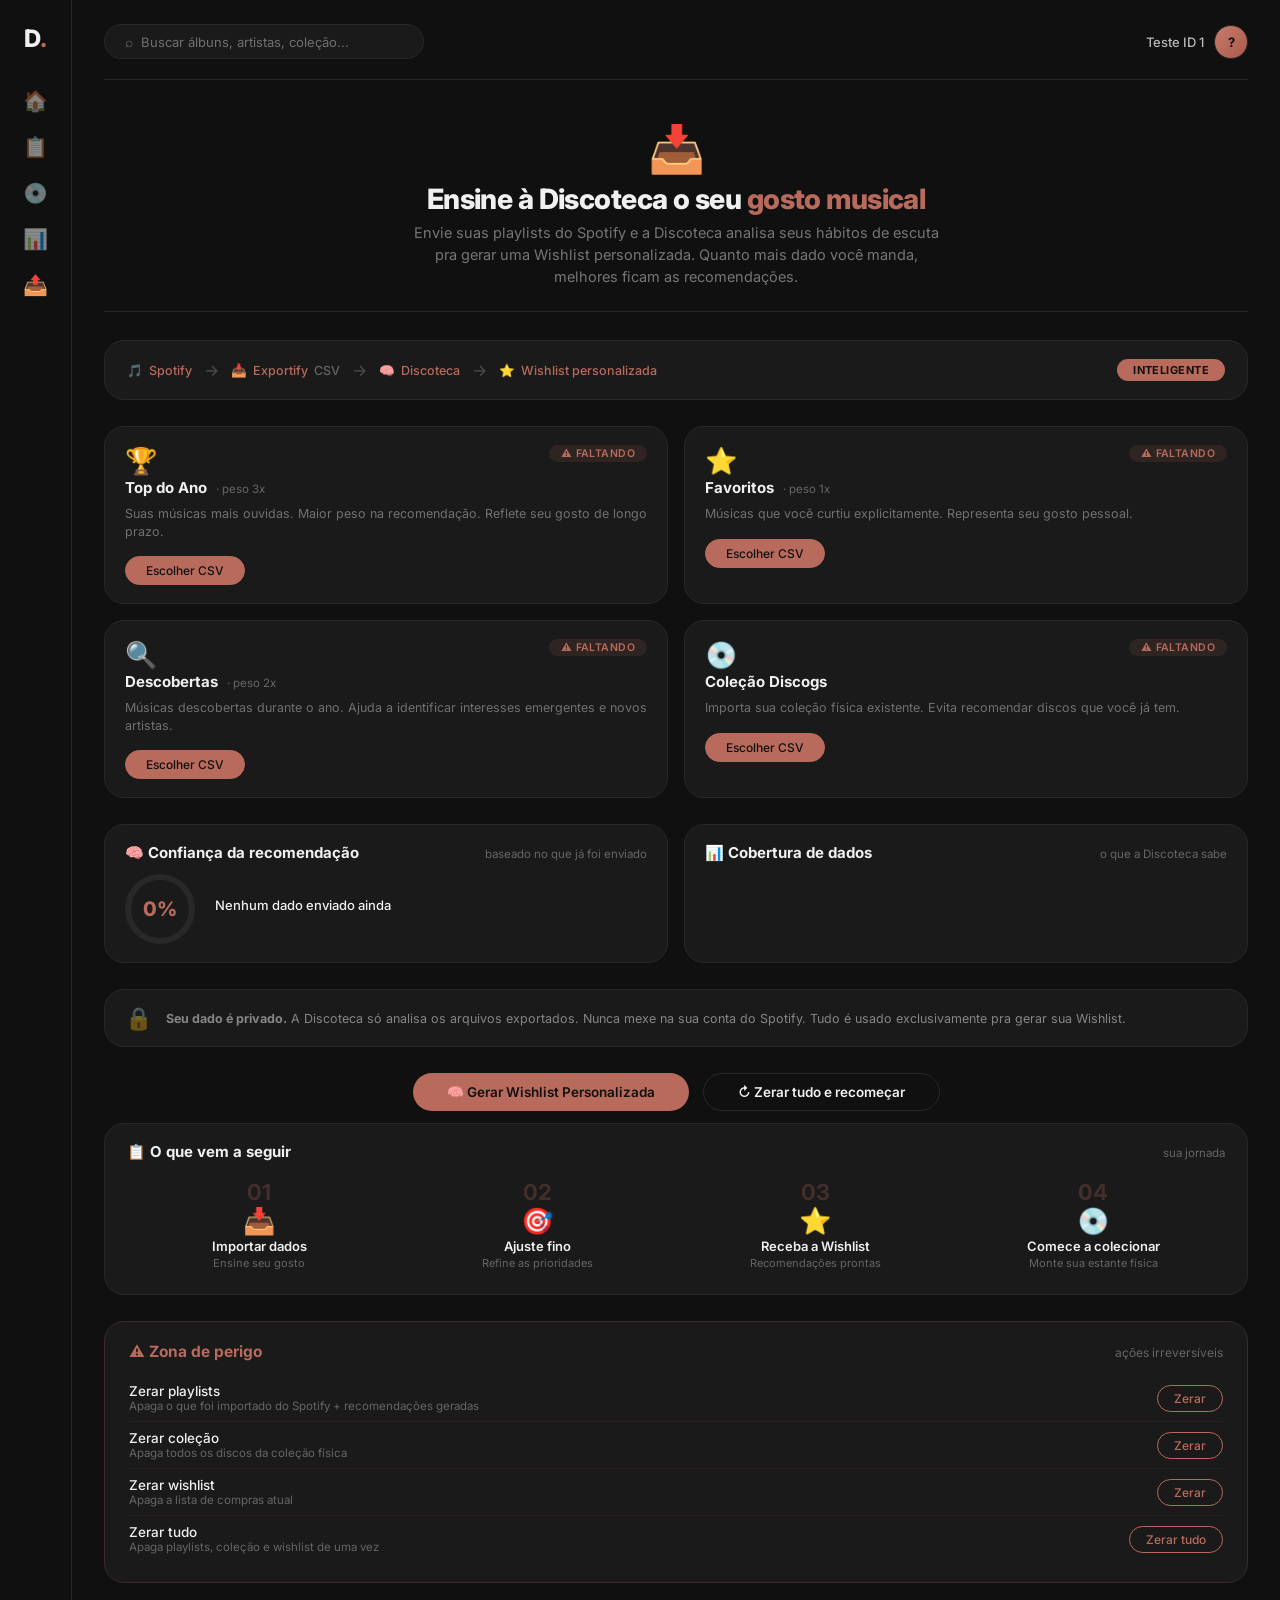
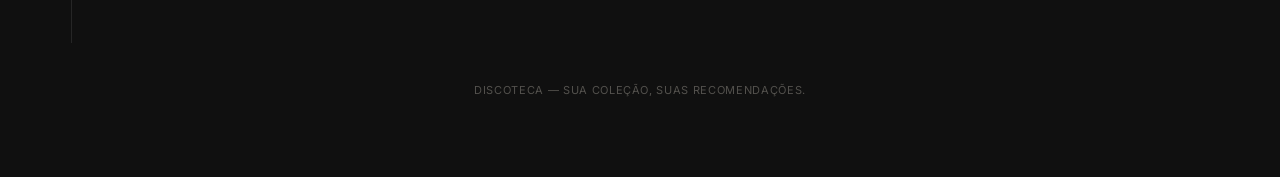
<file: importar.html>
<!DOCTYPE html>
<html lang="pt-BR">
<head>
  <meta charset="UTF-8" />
  <meta name="viewport" content="width=device-width, initial-scale=1.0, maximum-scale=1.0, user-scalable=no" />
  <title>Discoteca — Importar</title>
  <link rel="preconnect" href="https://fonts.googleapis.com" />
  <link rel="preconnect" href="https://fonts.gstatic.com" crossorigin />
  <link href="https://fonts.googleapis.com/css2?family=Anton&family=JetBrains+Mono:wght@400;500;700&family=Inter:wght@400;500;600;700&display=swap" rel="stylesheet" />
  <link rel="stylesheet" href="style.css?v=3" />
</head>
<body>

  <!-- ===== LOGIN ===== -->
  <div id="loginScreen" class="login-container">
    <div class="login-box">
      <div class="logo">Discoteca<span>.</span></div>
      <p class="sub">Sua coleção de discos, organizada com recomendações personalizadas.</p>
      <button class="login-btn" id="btnLogin">
        <svg viewBox="0 0 24 24" width="20" height="20"><path fill="#4285F4" d="M22.56 12.25c0-.78-.07-1.53-.2-2.25H12v4.26h5.92a5.06 5.06 0 0 1-2.2 3.32v2.77h3.57c2.08-1.92 3.28-4.74 3.28-8.1z"/><path fill="#34A853" d="M12 23c2.97 0 5.46-.98 7.28-2.66l-3.57-2.77c-.98.66-2.23 1.06-3.71 1.06-2.86 0-5.29-1.93-6.16-4.53H2.18v2.84C3.99 20.53 7.7 23 12 23z"/><path fill="#FBBC05" d="M5.84 14.09c-.22-.66-.35-1.36-.35-2.09s.13-1.43.35-2.09V7.07H2.18C1.43 8.55 1 10.22 1 12s.43 3.45 1.18 4.93l2.85-2.22.81-.62z"/><path fill="#EA4335" d="M12 5.38c1.62 0 3.06.56 4.21 1.64l3.15-3.15C17.45 2.09 14.97 1 12 1 7.7 1 3.99 3.47 2.18 7.07l3.66 2.84c.87-2.6 3.3-4.53 6.16-4.53z"/></svg>
        Entrar com Google
      </button>
      <div id="loginError" class="login-error">Erro ao fazer login. Tente novamente.</div>
    </div>
  </div>

  <!-- ===== APP ===== -->
  <div id="appScreen" style="display:none;">
    <div class="app-shell">

      <!-- SIDEBAR -->
      <aside class="app-sidebar">
        <a href="index.html" class="logo">D<span>.</span></a>
        <nav class="nav-icons">
          <a href="index.html" title="Início">🏠</a>
          <a href="wishlist.html" title="Wishlist">📋 <span class="badge-count" id="navWishlistCount" style="display:none;">0</span></a>
          <a href="colecao.html" title="Coleção">💿</a>
          <a href="estatisticas.html" title="Estatísticas">📊</a>
          <a href="importar.html" class="active" title="Importar">📤</a>
        </nav>
      </aside>

      <!-- MAIN -->
      <div class="app-main">

        <!-- TOP BAR -->
        <div class="app-topbar">
          <div class="search" style="position:relative;">
            <span>⌕</span>
            <input type="text" placeholder="Buscar álbuns, artistas, coleção...">
          </div>
          <a href="perfil.html" class="user">
            <span class="name" id="userNameDisplay">Carregando...</span>
            <div class="avatar" id="userAvatar">?</div>
          </a>
        </div>
        <!-- ===== IMPORTAR ===== -->
        <div class="imp-hero">
          <span class="icon-big">📥</span>
          <h1>Ensine à Discoteca o seu <span class="accent">gosto musical</span></h1>
          <p class="sub">Envie suas playlists do Spotify e a Discoteca analisa seus hábitos de escuta pra gerar uma Wishlist personalizada. Quanto mais dado você manda, melhores ficam as recomendações.</p>
        </div>

        <div class="imp-how">
          <div class="flow">
            <span class="step">🎵 <span class="highlight">Spotify</span></span>
            <span class="arrow">→</span>
            <span class="step">📥 <span class="highlight">Exportify</span> <span style="opacity:0.35;">CSV</span></span>
            <span class="arrow">→</span>
            <span class="step">🧠 <span class="highlight">Discoteca</span></span>
            <span class="arrow">→</span>
            <span class="step">⭐ <span class="highlight">Wishlist personalizada</span></span>
          </div>
          <span class="badge">inteligente</span>
        </div>

        <div class="imp-upload-grid">
          <div class="imp-upload-card">
            <div class="card-header">
              <div><div class="icon">🏆</div><div class="title">Top do Ano <span class="weight">· peso 3x</span></div></div>
              <span class="imp-status-badge missing" id="badge-top">⚠️ faltando</span>
            </div>
            <div class="desc">Suas músicas mais ouvidas. Maior peso na recomendação. Reflete seu gosto de longo prazo.</div>
            <div class="btn-group">
              <div class="file-input-wrap"><button class="imp-btn primary" type="button">Escolher CSV</button><input type="file" id="upload-top" accept=".csv,text/csv"></div>
              <span class="imp-file-info" id="status-top"></span>
            </div>
          </div>

          <div class="imp-upload-card">
            <div class="card-header">
              <div><div class="icon">⭐</div><div class="title">Favoritos <span class="weight">· peso 1x</span></div></div>
              <span class="imp-status-badge missing" id="badge-fav">⚠️ faltando</span>
            </div>
            <div class="desc">Músicas que você curtiu explicitamente. Representa seu gosto pessoal.</div>
            <div class="btn-group">
              <div class="file-input-wrap"><button class="imp-btn primary" type="button">Escolher CSV</button><input type="file" id="upload-fav" accept=".csv,text/csv"></div>
              <span class="imp-file-info" id="status-fav"></span>
            </div>
          </div>

          <div class="imp-upload-card">
            <div class="card-header">
              <div><div class="icon">🔍</div><div class="title">Descobertas <span class="weight">· peso 2x</span></div></div>
              <span class="imp-status-badge missing" id="badge-desc">⚠️ faltando</span>
            </div>
            <div class="desc">Músicas descobertas durante o ano. Ajuda a identificar interesses emergentes e novos artistas.</div>
            <div class="btn-group">
              <div class="file-input-wrap"><button class="imp-btn primary" type="button">Escolher CSV</button><input type="file" id="upload-desc" accept=".csv,text/csv"></div>
              <span class="imp-file-info" id="status-desc"></span>
            </div>
          </div>

          <div class="imp-upload-card">
            <div class="card-header">
              <div><div class="icon">💿</div><div class="title">Coleção Discogs</div></div>
              <span class="imp-status-badge missing" id="badge-discogs">⚠️ faltando</span>
            </div>
            <div class="desc">Importa sua coleção física existente. Evita recomendar discos que você já tem.</div>
            <div class="btn-group">
              <div class="file-input-wrap"><button class="imp-btn primary" type="button">Escolher CSV</button><input type="file" id="upload-discogs" accept=".csv,text/csv"></div>
              <span class="imp-file-info" id="status-discogs"></span>
            </div>
          </div>
        </div>

        <div class="imp-quality-section">
          <div class="imp-quality-card">
            <div class="card-header"><h3>🧠 Confiança da recomendação</h3><span class="sub">baseado no que já foi enviado</span></div>
            <div class="imp-ring">
              <div class="circle" id="impConfiancaCirculo" style="--pct:0;"><span id="impConfiancaValor">0%</span></div>
              <div class="details">
                <div class="stat" id="impConfiancaStat">Nenhum dado enviado ainda</div>
                <div class="imp-checklist" id="impChecklist"></div>
              </div>
            </div>
          </div>
          <div class="imp-quality-card">
            <div class="card-header"><h3>📊 Cobertura de dados</h3><span class="sub">o que a Discoteca sabe</span></div>
            <div class="imp-coverage-grid" id="impCobertura"></div>
          </div>
        </div>

        <div class="imp-privacy">
          <span class="icon">🔒</span>
          <span class="text"><strong>Seu dado é privado.</strong> A Discoteca só analisa os arquivos exportados. Nunca mexe na sua conta do Spotify. Tudo é usado exclusivamente pra gerar sua Wishlist.</span>
        </div>

        <div class="imp-cta">
          <button class="primary" id="btn-gerar">🧠 Gerar Wishlist Personalizada</button>
          <button class="secondary" onclick="zerarTudo()">↻ Zerar tudo e recomeçar</button>
        </div>
        <div id="status-gerar" class="upload-status" style="text-align:center; margin-top:-14px; margin-bottom:26px;"></div>

        <div class="imp-next">
          <div class="card-header"><h3>📋 O que vem a seguir</h3><span class="sub">sua jornada</span></div>
          <div class="imp-next-steps">
            <div class="imp-next-step"><div class="num">01</div><div class="step-icon">📥</div><div class="title">Importar dados</div><div class="desc">Ensine seu gosto</div></div>
            <div class="imp-next-step"><div class="num">02</div><div class="step-icon">🎯</div><div class="title">Ajuste fino</div><div class="desc">Refine as prioridades</div></div>
            <div class="imp-next-step"><div class="num">03</div><div class="step-icon">⭐</div><div class="title">Receba a Wishlist</div><div class="desc">Recomendações prontas</div></div>
            <div class="imp-next-step"><div class="num">04</div><div class="step-icon">💿</div><div class="title">Comece a colecionar</div><div class="desc">Monte sua estante física</div></div>
          </div>
        </div>

        <!-- ZONA DE PERIGO (mantida, reaproveitada) -->
        <div class="set-card set-danger" style="margin-top:26px;">
          <div class="card-header"><h3>⚠️ Zona de perigo</h3><span class="sub">ações irreversíveis</span></div>
          <div class="set-danger-item"><div class="left"><div class="title">Zerar playlists</div><div class="sub">Apaga o que foi importado do Spotify + recomendações geradas</div></div><button onclick="zerarPlaylists()">Zerar</button></div>
          <div class="set-danger-item"><div class="left"><div class="title">Zerar coleção</div><div class="sub">Apaga todos os discos da coleção física</div></div><button onclick="zerarColecao()">Zerar</button></div>
          <div class="set-danger-item"><div class="left"><div class="title">Zerar wishlist</div><div class="sub">Apaga a lista de compras atual</div></div><button onclick="zerarWishlist()">Zerar</button></div>
          <div class="set-danger-item"><div class="left"><div class="title">Zerar tudo</div><div class="sub">Apaga playlists, coleção e wishlist de uma vez</div></div><button onclick="zerarTudo()">Zerar tudo</button></div>
        </div>

      </div>
    </div>
  </div><!-- /appScreen -->

  <!-- ===== MODAL: AJUSTE FINO ===== -->
  <div class="modal-overlay" id="modalAjusteFino">
    <div class="modal" style="max-width:560px;">
      <div class="modal-header">
        <h2>🎯 Ajuste Fino</h2>
        <button class="modal-close" id="btnFecharAjusteFino">✕</button>
      </div>
      <p style="font-size:13px; opacity:0.7; margin-bottom:20px;">Isso ajuda o algoritmo a acertar melhor suas prioridades.</p>
      <div id="ajusteFinoContainer"></div>
      <div style="display:flex; gap:12px; margin-top:24px;">
        <button class="btn-confirm-cancel" id="btnPularAjusteFino">Pular</button>
        <button class="form-btn" id="btnSalvarAjusteFino" style="margin:0;">Salvar Ajuste</button>
      </div>
      <div class="form-msg" id="ajuste-fino-msg"></div>
    </div>
  </div>

  <!-- ===== MODAL: CONFIRMAÇÃO ===== -->
  <div class="modal-overlay" id="modalConfirm">
    <div class="modal" style="max-width:450px;">
      <div class="modal-header">
        <h2>⚠️ Confirmar</h2>
        <button class="modal-close" id="btnFecharConfirm">✕</button>
      </div>
      <div class="modal-confirm-text" id="confirmMessage">Tem certeza que deseja fazer isso?</div>
      <div style="display:flex; gap:12px; margin-top:20px;">
        <button class="btn-confirm-cancel" id="btnConfirmCancel">Cancelar</button>
        <button class="btn-confirm-danger" id="btnConfirmAction">Confirmar</button>
      </div>
    </div>
  </div>

  <footer>Discoteca — Sua coleção, suas recomendações.</footer>

  <script>
// ================================================================
// CONFIGURAÇÕES
// ================================================================
// Ambiente de TESTE (fporteladaTEST). Trocar API_URL para o
// dominio de producao (fportelada.pythonanywhere.com) quando for
// promover essas paginas para o ambiente real.
const API_URL = 'https://fporteladaTEST.pythonanywhere.com';

// DEV_MODE: quando true, pula o login do Google inteiramente e usa
// o usuario de teste (Teste ID 1). Usar SOMENTE no ambiente de teste.
// Isso espelha o bypass que o back-end tambem precisa ter (ver app.py).
const DEV_MODE = true;
const DEV_USER_ID = 1;
const DEV_USER_NOME = 'Teste ID 1';

let usuarioId = null;
let colecao = [];
let recomendacoes = [];
let editandoId = null;
let barcodeScanner = null;
let viewPreference = localStorage.getItem('discoteca_view') || 'cards';
let groupPreference = localStorage.getItem('discoteca_group') || 'separado';
let colecaoFiltrada = [];
let confirmCallback = null;

// ================================================================
// SIDEBAR / TOP BAR (compartilhado — mesmo padrão do Início e Coleção)
// ================================================================
function atualizarBadgeWishlist(n) {
  const el = document.getElementById('navWishlistCount');
  if (!el) return;
  if (n > 0) { el.textContent = n; el.style.display = 'flex'; }
  else { el.style.display = 'none'; }
}

function carregarAvatarTopo() {
  if (!usuarioId) return;
  fetch(API_URL + '/perfil/' + usuarioId)
    .then(r => r.json())
    .then(perfil => {
      if (!perfil || perfil.erro) return;
      const nome = perfil.nome_exibicao || perfil.nome || DEV_USER_NOME;
      const nomeEl = document.getElementById('userNameDisplay');
      if (nomeEl) nomeEl.textContent = nome;
      const avatarEl = document.getElementById('userAvatar');
      if (avatarEl) {
        if (perfil.foto_url) avatarEl.innerHTML = `<img src="${perfil.foto_url}" alt="${nome}">`;
        else avatarEl.textContent = nome.charAt(0).toUpperCase();
      }
    })
    .catch(() => {});
}

function sincronizarBadge() {
  if (!usuarioId) return;
  fetch(API_URL + '/recomendacoes?user_id=' + usuarioId)
    .then(r => r.json())
    .then(data => atualizarBadgeWishlist(Array.isArray(data) ? data.length : 0))
    .catch(() => {});
}

// ================================================================
// LOGIN
// ================================================================
function salvarSessao(userId, nome) {
  localStorage.setItem('discoteca_user_id', userId);
  localStorage.setItem('discoteca_user_nome', nome);
}

function carregarSessao() {
  const userId = localStorage.getItem('discoteca_user_id');
  const nome = localStorage.getItem('discoteca_user_nome');
  if (userId && nome) return { userId, nome };
  return null;
}

function limparSessao() {
  localStorage.removeItem('discoteca_user_id');
  localStorage.removeItem('discoteca_user_nome');
}

function ativarTelaApp(nome) {
  const loginScreen = document.getElementById('loginScreen');
  const appScreen = document.getElementById('appScreen');
  if (loginScreen) loginScreen.style.display = 'none';
  if (appScreen) appScreen.style.display = 'block';
  const nomeDisplay = document.getElementById('userNameDisplay');
  if (nomeDisplay) nomeDisplay.textContent = nome;
}

document.addEventListener('DOMContentLoaded', function() {
  const btnLogin = document.getElementById('btnLogin');
  if (btnLogin) {
    btnLogin.addEventListener('click', function() {
      const btn = this;
      const error = document.getElementById('loginError');
      btn.disabled = true;
      if (error) error.style.display = 'none';
      fetch(API_URL + '/login')
        .then(r => r.json())
        .then(d => {
          if (d.auth_url) window.location.href = d.auth_url;
          else throw new Error('URL não recebida');
        })
        .catch(() => {
          if (error) error.style.display = 'block';
          btn.disabled = false;
        });
    });
  }

  const btnLogout = document.getElementById('btnLogout');
  if (btnLogout) {
    btnLogout.addEventListener('click', function() {
      limparSessao();
      window.location.href = 'index.html';
    });
  }
});

// ================================================================
// VERIFICAR SESSÃO
// ================================================================
function verificarSessao() {
  // Bypass de ambiente de teste: nao depende do Google OAuth.
  if (DEV_MODE) {
    usuarioId = DEV_USER_ID;
    salvarSessao(DEV_USER_ID, DEV_USER_NOME);
    ativarTelaApp(DEV_USER_NOME);
    if (typeof onPaginaPronta === 'function') onPaginaPronta();
    return;
  }

  const params = new URLSearchParams(window.location.search);
  const userId = params.get('user_id');
  const nome = params.get('nome');

  if (userId && nome) {
    salvarSessao(userId, nome);
    usuarioId = userId;
    ativarTelaApp(nome);
    window.history.replaceState({}, document.title, window.location.pathname);
    if (typeof onPaginaPronta === 'function') onPaginaPronta();
    return;
  }

  const sessao = carregarSessao();
  if (sessao) {
    usuarioId = sessao.userId;
    ativarTelaApp(sessao.nome);
    if (typeof onPaginaPronta === 'function') onPaginaPronta();
    return;
  }

  fetch(API_URL + '/sessao')
    .then(r => r.json())
    .then(data => {
      if (data.logado) {
        usuarioId = data.usuario_id;
        salvarSessao(data.usuario_id, data.nome || 'Usuário');
        ativarTelaApp(data.nome || 'Usuário');
        if (typeof onPaginaPronta === 'function') onPaginaPronta();
      }
    })
    .catch(() => {});
}

// ================================================================
// MODAL: CONFIRMAÇÃO (compartilhado entre páginas)
// ================================================================
function abrirConfirm(mensagem, callback) {
  document.getElementById('confirmMessage').textContent = mensagem;
  confirmCallback = callback;
  document.getElementById('modalConfirm').classList.add('open');
}

document.addEventListener('DOMContentLoaded', function() {
  const btnFecharConfirm = document.getElementById('btnFecharConfirm');
  const btnConfirmCancel = document.getElementById('btnConfirmCancel');
  const btnConfirmAction = document.getElementById('btnConfirmAction');

  if (btnFecharConfirm) {
    btnFecharConfirm.addEventListener('click', function() {
      document.getElementById('modalConfirm').classList.remove('open');
      confirmCallback = null;
    });
  }
  if (btnConfirmCancel) {
    btnConfirmCancel.addEventListener('click', function() {
      document.getElementById('modalConfirm').classList.remove('open');
      confirmCallback = null;
    });
  }
  if (btnConfirmAction) {
    btnConfirmAction.addEventListener('click', function() {
      if (confirmCallback) {
        confirmCallback();
        confirmCallback = null;
      }
      document.getElementById('modalConfirm').classList.remove('open');
    });
  }
});

// ================================================================
// PÁGINA: IMPORTAR — importar.html
// ================================================================
function onPaginaPronta() {
  carregarAvatarTopo();
  sincronizarBadge();
}

// Nesta página "carregarDados" é usado pelas ações de zerar apenas
// para atualizar o badge da coleção no menu (sem estado próprio de dados).
function carregarDados() {
  sincronizarBadge();
  carregarStatusImportacao();
}

function carregarStatusImportacao() {
  if (!usuarioId) return;
  fetch(API_URL + '/status_importacao?user_id=' + usuarioId)
    .then(r => r.json())
    .then(renderStatusImportacao)
    .catch(() => {});
}

function renderStatusImportacao(d) {
  if (!d || d.erro) return;

  function badge(id, statusId, qtd) {
    const badgeEl = document.getElementById(id);
    const statusEl = document.getElementById(statusId);
    if (qtd > 0) {
      badgeEl.textContent = '✓ enviado';
      badgeEl.classList.remove('missing');
      badgeEl.classList.add('uploaded');
      if (statusEl && !statusEl.textContent) statusEl.textContent = `${qtd} músicas`;
    }
  }
  badge('badge-top', 'status-top', d.fontes.top);
  badge('badge-fav', 'status-fav', d.fontes.fav);
  badge('badge-desc', 'status-desc', d.fontes.desc);
  if (d.colecao_importada) {
    const badgeEl = document.getElementById('badge-discogs');
    badgeEl.textContent = '✓ enviado';
    badgeEl.classList.remove('missing');
    badgeEl.classList.add('uploaded');
    const statusEl = document.getElementById('status-discogs');
    if (statusEl && !statusEl.textContent) statusEl.textContent = `${d.total_discos} discos na coleção`;
  }

  // Anel de confiança
  const circulo = document.getElementById('impConfiancaCirculo');
  const valor = document.getElementById('impConfiancaValor');
  const stat = document.getElementById('impConfiancaStat');
  const checklist = document.getElementById('impChecklist');
  if (circulo) {
    circulo.style.setProperty('--pct', d.confianca_pct);
    valor.textContent = d.confianca_pct + '%';
    stat.innerHTML = d.confianca_pct > 0
      ? `Baseado em <span class="highlight">${d.cobertura.musicas}</span> músicas e ${d.total_discos} discos`
      : 'Nenhum dado enviado ainda';
    checklist.innerHTML = `
      <div class="item"><span class="check ${d.fontes.top > 0 ? 'done' : 'missing'}">${d.fontes.top > 0 ? '✅' : '❌'}</span> Top do Ano</div>
      <div class="item"><span class="check ${d.fontes.fav > 0 ? 'done' : 'missing'}">${d.fontes.fav > 0 ? '✅' : '❌'}</span> Favoritos</div>
      <div class="item"><span class="check ${d.fontes.desc > 0 ? 'done' : 'missing'}">${d.fontes.desc > 0 ? '✅' : '❌'}</span> Descobertas</div>
      <div class="item"><span class="check ${d.colecao_importada ? 'done' : 'missing'}">${d.colecao_importada ? '✅' : '❌'}</span> Coleção importada</div>
    `;
  }

  // Cobertura de dados
  const cobertura = document.getElementById('impCobertura');
  if (cobertura) {
    cobertura.innerHTML = `
      <div class="imp-coverage-item"><div class="num">${d.cobertura.artistas}</div><div class="label">Artistas</div></div>
      <div class="imp-coverage-item"><div class="num">${d.cobertura.albuns}</div><div class="label">Álbuns</div></div>
      <div class="imp-coverage-item"><div class="num">${d.cobertura.musicas}</div><div class="label">Músicas</div></div>
      <div class="imp-coverage-item"><div class="num">${d.cobertura.generos}</div><div class="label">Gêneros</div></div>
      <div class="imp-coverage-item"><div class="num">${d.cobertura.decadas}</div><div class="label">Décadas</div></div>
      <div class="imp-coverage-item"><div class="num">${d.confianca_pct}%</div><div class="label">Confiança</div></div>
    `;
  }
}

    function zerarPlaylists() {
      abrirConfirm('⚠️ Tem certeza? Isso vai apagar TODAS as playlists importadas e as recomendações geradas. Essa ação é permanente.', function() {
        fetch(API_URL + '/zerar_playlists?user_id=' + usuarioId, { method: 'DELETE' })
          .then(r => r.json())
          .then(data => {
            alert(data.mensagem);
            carregarDados();
          })
          .catch(() => alert('❌ Erro ao zerar playlists'));
      });
    }

    function zerarColecao() {
      abrirConfirm('⚠️ Tem certeza? Isso vai apagar TODOS os discos da sua coleção. Essa ação é permanente.', function() {
        fetch(API_URL + '/zerar_colecao?user_id=' + usuarioId, { method: 'DELETE' })
          .then(r => r.json())
          .then(data => {
            alert(data.mensagem);
            carregarDados();
          })
          .catch(() => alert('❌ Erro ao zerar coleção'));
      });
    }

    function zerarWishlist() {
      abrirConfirm('⚠️ Tem certeza? Isso vai apagar TODOS os discos da sua lista de compras (wishlist). Essa ação é permanente.', function() {
        fetch(API_URL + '/zerar_wishlist?user_id=' + usuarioId, { method: 'DELETE' })
          .then(r => r.json())
          .then(data => {
            alert(data.mensagem);
            carregarDados();
          })
          .catch(() => alert('❌ Erro ao zerar wishlist'));
      });
    }

    function zerarTudo() {
      abrirConfirm('🔥 Tem certeza ABSOLUTA? Isso vai apagar TODOS os seus dados: playlists, coleção, wishlist, estatísticas. Tudo. Essa ação é permanente e não pode ser desfeita.', function() {
        fetch(API_URL + '/zerar_tudo?user_id=' + usuarioId, { method: 'DELETE' })
          .then(r => r.json())
          .then(data => {
            alert(data.mensagem);
            carregarDados();
          })
          .catch(() => alert('❌ Erro ao zerar tudo'));
      });
    }

    function uploadPlaylist(tipo, input) {
      const statusEl = document.getElementById('status-' + tipo);
      if (!statusEl) return;
      const file = input.files[0];
      if (!file) {
        statusEl.textContent = '❌ Nenhum arquivo selecionado';
        statusEl.className = 'upload-status error';
        return;
      }
      statusEl.textContent = '⏳ Enviando...';
      statusEl.className = 'upload-status';
      const fd = new FormData();
      fd.append('tipo', tipo);
      fd.append('arquivo', file);
      fetch(API_URL + '/importar_playlist?user_id=' + usuarioId, { method: 'POST', body: fd })
        .then(r => r.json())
        .then(d => {
          if (d.sucesso) {
            statusEl.textContent = '✅ ' + d.mensagem;
            statusEl.className = 'upload-status success';
            document.getElementById('btn-gerar').disabled = false;
            carregarStatusImportacao();
          } else {
            statusEl.textContent = '❌ ' + (d.erro || 'Erro no upload');
            statusEl.className = 'upload-status error';
          }
        })
        .catch(() => {
          statusEl.textContent = '❌ Erro de conexão';
          statusEl.className = 'upload-status error';
        });
    }

    function uploadDiscogs(input) {
      const statusEl = document.getElementById('status-discogs');
      if (!statusEl) return;
      const file = input.files[0];
      if (!file) {
        statusEl.textContent = '❌ Nenhum arquivo selecionado';
        statusEl.className = 'upload-status error';
        return;
      }
      statusEl.textContent = '⏳ Enviando...';
      statusEl.className = 'upload-status';
      const fd = new FormData();
      fd.append('arquivo', file);
      fetch(API_URL + '/importar_colecao?user_id=' + usuarioId, { method: 'POST', body: fd })
        .then(r => r.json())
        .then(d => {
          if (d.sucesso) {
            statusEl.textContent = '✅ ' + d.mensagem;
            statusEl.className = 'upload-status success';
            carregarDados();
          } else {
            statusEl.textContent = '❌ ' + (d.erro || 'Erro no upload');
            statusEl.className = 'upload-status error';
          }
        })
        .catch(() => {
          statusEl.textContent = '❌ Erro de conexão';
          statusEl.className = 'upload-status error';
        });
    }

    // ================================================================
    // AJUSTE FINO
    // ================================================================
    // Perguntas com frases variadas, mas sempre com o mesmo sentido:
    // entender qual é a relação atual do usuário com o artista.
    const AJUSTE_PERGUNTAS = [
      (artista) => `Ainda curte muito ${artista}?`,
      (artista) => `Qual é a sua relação com ${artista} hoje?`,
      (artista) => `${artista} apareceu bastante nas suas playlists — ainda faz sentido pra você?`
    ];
    // As 4 opções são sempre as mesmas, pra manter a resposta consistente.
    const AJUSTE_OPCOES = [
      { valor: 'amo', texto: 'Ainda curto muito' },
      { valor: 'ok', texto: 'É bom, mas não ouço sempre' },
      { valor: 'pouco', texto: 'Ainda gosto, mas bem menos' },
      { valor: 'nao_quero', texto: 'Prefiro que não apareça' }
    ];
    let ajusteFinoRespostas = {};

    function mostrarAjusteFino(artistas) {
      const container = document.getElementById('ajusteFinoContainer');
      if (!container || !artistas || artistas.length === 0) return;

      ajusteFinoRespostas = {};
      container.innerHTML = artistas.map((artista, i) => {
        const pergunta = AJUSTE_PERGUNTAS[i % AJUSTE_PERGUNTAS.length](artista);
        const opcoesHtml = AJUSTE_OPCOES.map(op =>
          `<button type="button" data-artista="${artista}" data-valor="${op.valor}" onclick="selecionarAjuste(this)">${op.texto}</button>`
        ).join('');
        return `
          <div class="ajuste-fino-item">
            <div class="ajuste-fino-pergunta">${pergunta}</div>
            <div class="ajuste-opcoes">${opcoesHtml}</div>
          </div>
        `;
      }).join('');

      document.getElementById('modalAjusteFino').classList.add('open');
    }

    function selecionarAjuste(btn) {
      ajusteFinoRespostas[btn.dataset.artista] = btn.dataset.valor;
      btn.parentElement.querySelectorAll('button').forEach(b => b.classList.remove('selected'));
      btn.classList.add('selected');
    }

    function enviarAjusteFino() {
      const respostas = Object.keys(ajusteFinoRespostas).map(artista => ({
        artista: artista,
        relacao: ajusteFinoRespostas[artista]
      }));

      if (respostas.length === 0) {
        document.getElementById('modalAjusteFino').classList.remove('open');
        return;
      }

      fetch(API_URL + '/ajuste_fino?user_id=' + usuarioId, {
        method: 'POST',
        headers: { 'Content-Type': 'application/json' },
        body: JSON.stringify({ respostas: respostas })
      })
        .then(r => r.json())
        .then(d => {
          document.getElementById('modalAjusteFino').classList.remove('open');
          const status = document.getElementById('status-gerar');
          if (d.sucesso && status) {
            status.textContent = '✅ Ajuste fino aplicado! Suas prioridades foram atualizadas.';
            status.className = 'upload-status success';
          }
        })
        .catch(() => {
          const msg = document.getElementById('ajuste-fino-msg');
          if (msg) {
            msg.textContent = 'Erro ao salvar ajuste. Tente novamente.';
            msg.className = 'form-msg error';
          }
        });
    }

    document.addEventListener('DOMContentLoaded', function() {
      const btnFechar = document.getElementById('btnFecharAjusteFino');
      const btnPular = document.getElementById('btnPularAjusteFino');
      const btnSalvar = document.getElementById('btnSalvarAjusteFino');
      if (btnFechar) btnFechar.addEventListener('click', function() {
        document.getElementById('modalAjusteFino').classList.remove('open');
      });
      if (btnPular) btnPular.addEventListener('click', function() {
        document.getElementById('modalAjusteFino').classList.remove('open');
      });
      if (btnSalvar) btnSalvar.addEventListener('click', enviarAjusteFino);
    });

    function gerarRecomendacoes() {
      const status = document.getElementById('status-gerar');
      const btn = document.getElementById('btn-gerar');
      btn.disabled = true;
      btn.textContent = '⏳ Gerando...';
      status.textContent = '⏳ Processando...';
      status.className = 'upload-status';
      fetch(API_URL + '/gerar_recomendacoes?user_id=' + usuarioId, { method: 'POST' })
        .then(r => r.json())
        .then(d => {
          if (d.sucesso) {
            status.textContent = '✅ ' + d.mensagem;
            status.className = 'upload-status success';
            carregarDados();
            if (d.ajuste_necessario && d.artistas_para_ajuste && d.artistas_para_ajuste.length > 0) {
              mostrarAjusteFino(d.artistas_para_ajuste);
            }
          } else {
            status.textContent = '❌ ' + (d.erro || 'Erro');
            status.className = 'upload-status error';
          }
        })
        .catch(() => {
          status.textContent = '❌ Erro de conexão';
          status.className = 'upload-status error';
        })
        .finally(() => {
          btn.disabled = false;
          btn.textContent = '⚡ Gerar Recomendações';
        });
    }

    document.getElementById('upload-top').addEventListener('change', function() { uploadPlaylist('top', this); });
    document.getElementById('upload-desc').addEventListener('change', function() { uploadPlaylist('desc', this); });
    document.getElementById('upload-fav').addEventListener('change', function() { uploadPlaylist('fav', this); });
    document.getElementById('upload-discogs').addEventListener('change', function() { uploadDiscogs(this); });
    document.getElementById('btn-gerar').addEventListener('click', gerarRecomendacoes);
    document.getElementById('btn-gerar').disabled = true;

    document.addEventListener('DOMContentLoaded', function() {
      verificarSessao();
    });
  </script>
</body>
</html>
</file>
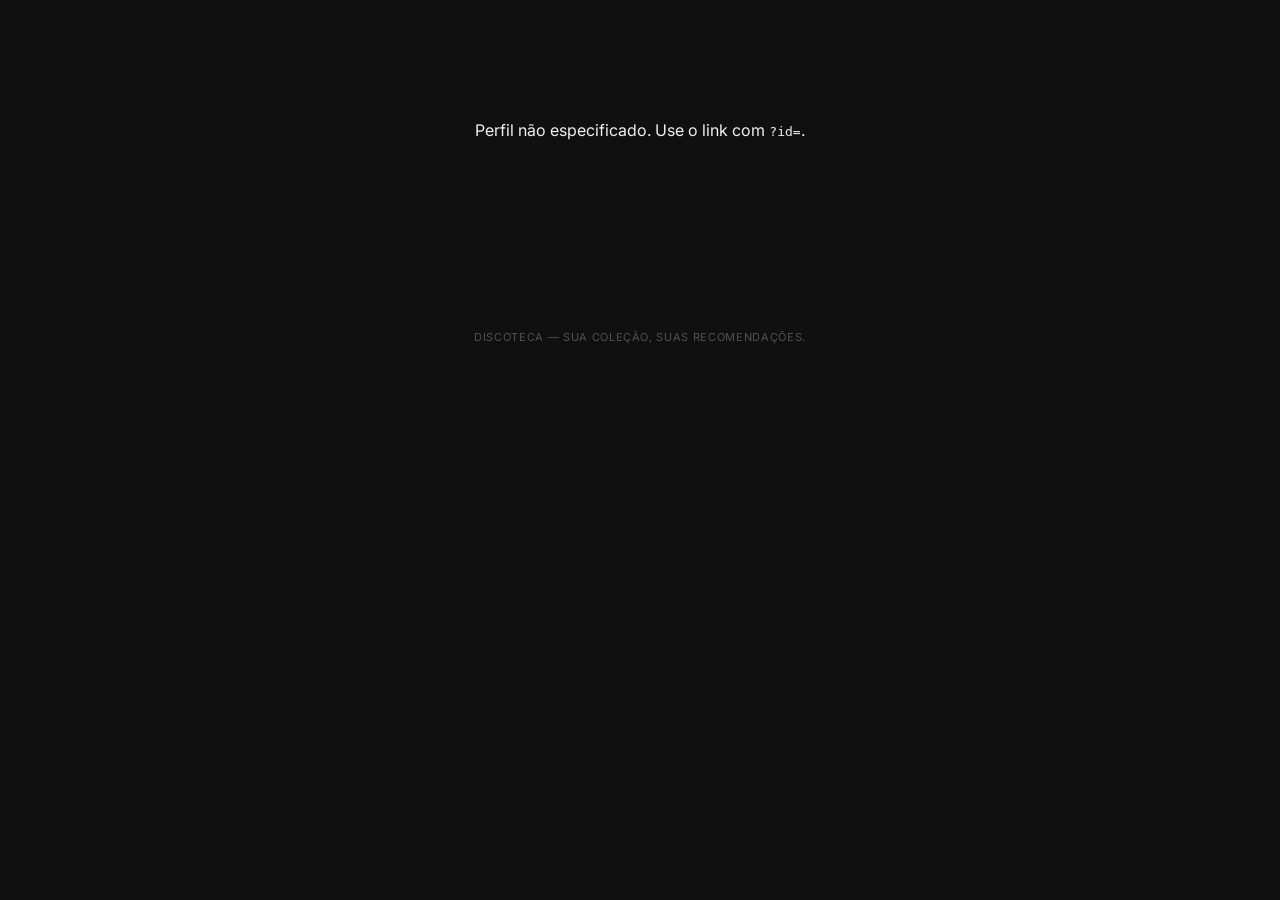
<file: perfil-publico.html>
<!DOCTYPE html>
<html lang="pt-BR">
<head>
  <meta charset="UTF-8" />
  <meta name="viewport" content="width=device-width, initial-scale=1.0, maximum-scale=1.0, user-scalable=no" />
  <title>Perfil · Discoteca</title>
  <link rel="preconnect" href="https://fonts.googleapis.com" />
  <link rel="preconnect" href="https://fonts.gstatic.com" crossorigin />
  <link href="https://fonts.googleapis.com/css2?family=Inter:ital,wght@0,400;0,500;0,600;0,700;0,800;1,400&display=swap" rel="stylesheet" />
  <link rel="stylesheet" href="style.css?v=3" />
</head>
<body>

  <div id="perfil-content" class="pp-page">
    <div style="text-align:center; padding:80px 20px; opacity:0.4; font-size:13px;">Carregando perfil...</div>
  </div>

  <footer>Discoteca — Sua coleção, suas recomendações.</footer>

  <script>
    const API_URL = 'https://fporteladaTEST.pythonanywhere.com';
    const CORES_TIER = { S: 'var(--s-color)', A: 'var(--a-color)', B: 'var(--b-color)', C: 'var(--c-color)' };
    const NOME_FORMATO = { vinil: 'Vinil', cd: 'CD', cassete: 'Cassete', dvd_bluray: 'DVD/Blu-ray' };

    // ================================================================
    // LAST.FM — só como último recurso (Discogs é a fonte principal)
    // ================================================================
    const LASTFM_KEY = 'b25b959554ed76058ac220b7b2e0a026';
    async function getCoverUrlLastfm(artist, album) {
      if (!artist || !album) return null;
      try {
        const url = `https://ws.audioscrobbler.com/2.0/?method=album.getinfo&api_key=${LASTFM_KEY}&artist=${encodeURIComponent(artist)}&album=${encodeURIComponent(album)}&format=json`;
        const res = await fetch(url);
        const data = await res.json();
        if (data.album && data.album.image) {
          const img = data.album.image.find(i => i.size === 'extralarge');
          return img && img['#text'] ? img['#text'] : null;
        }
        return null;
      } catch { return null; }
    }

    function aplicarCapa(el, url) {
      const img = new Image();
      img.crossOrigin = 'anonymous';
      img.onload = () => {
        el.style.backgroundImage = `url('${url}')`;
        const icone = el.querySelector('.fallback-icon');
        if (icone) icone.style.display = 'none';
      };
      img.src = url;
    }

    // Prioridade: capa já salva → Discogs sob demanda → Last.fm por último.
    // Lazy (só busca quando o card entra na tela) — importante pra coleções grandes.
    function configurarLazyLoadCapas() {
      const itens = document.querySelectorAll('[data-artista][data-album]');
      const carregar = (el) => {
        if (el.dataset.capaCarregada) return;
        el.dataset.capaCarregada = '1';
        const artista = el.dataset.artista, album = el.dataset.album, capaSalva = el.dataset.capa;
        if (capaSalva) { aplicarCapa(el, capaSalva); return; }
        fetch(API_URL + `/buscar_capa?artista=${encodeURIComponent(artista)}&album=${encodeURIComponent(album)}`)
          .then(r => r.json())
          .then(d => {
            if (d.sucesso && d.capa_url) aplicarCapa(el, d.capa_url);
            else getCoverUrlLastfm(artista, album).then(url => { if (url) aplicarCapa(el, url); });
          })
          .catch(() => {});
      };
      if (!('IntersectionObserver' in window)) { itens.forEach(carregar); return; }
      const observer = new IntersectionObserver((entries, obs) => {
        entries.forEach(entry => {
          if (entry.isIntersecting) { carregar(entry.target); obs.unobserve(entry.target); }
        });
      }, { rootMargin: '200px' });
      itens.forEach(el => observer.observe(el));
    }

    function getCor(texto) {
      const CORES = ['#D6432F', '#E39A2E', '#4E7A8C', '#8A8378', '#5C6B7A', '#B8A88A', '#E8C87A', '#7AB8D8', '#A78BFA'];
      const hash = (texto || '').split('').reduce((acc, c) => acc + c.charCodeAt(0), 0);
      return CORES[hash % CORES.length];
    }

    // ================================================================
    // CARREGAR
    // ================================================================
    function carregarPerfil() {
      const params = new URLSearchParams(window.location.search);
      const userId = params.get('id');
      if (!userId) {
        document.getElementById('perfil-content').innerHTML =
          `<div style="text-align:center; padding:80px 20px;">Perfil não especificado. Use o link com <code>?id=</code>.</div>`;
        return;
      }
      fetch(API_URL + `/perfil/${userId}`)
        .then(async r => {
          if (!r.ok) {
            const corpo = await r.json().catch(() => ({}));
            throw new Error(corpo.erro || 'Perfil não encontrado');
          }
          return r.json();
        })
        .then(renderPerfil)
        .catch(err => {
          document.getElementById('perfil-content').innerHTML =
            `<div style="text-align:center; padding:80px 20px;">${err.message || 'Erro ao carregar perfil'}</div>`;
        });
    }

    function montarCoverDiv(item) {
      const cor = getCor(item.artista);
      const capaAttr = item.capa_url ? ` data-capa="${item.capa_url}"` : '';
      return `data-artista="${item.artista || ''}" data-album="${item.album || ''}"${capaAttr} style="background-color:${cor}; background-size:cover; background-position:center;"`;
    }

    function renderPerfil(data) {
      const container = document.getElementById('perfil-content');
      const nome = data.nome_exibicao || data.nome || 'Colecionador';
      const ano = data.data_criacao ? data.data_criacao.split('-')[0] : '';
      const avatarHtml = data.foto_url ? `<img src="${data.foto_url}" alt="${nome}">` : nome.charAt(0).toUpperCase();
      const formatosBadge = (data.formatos_possuidos || []).map(f => NOME_FORMATO[f] || f).join(' · ');

      let html = `
        <div class="pp-hero-banner">
          <div class="pp-hero-inner">
            <div class="pp-avatar">${avatarHtml}</div>
            <div class="pp-meta">
              <div class="pp-name">${nome}${formatosBadge ? `<span class="badge">${formatosBadge}</span>` : ''}</div>
              ${data.bio ? `<div class="pp-bio">${data.bio}</div>` : ''}
              <div class="pp-details">
                ${data.localizacao ? `<span>📍 ${data.localizacao}</span>` : ''}
                ${ano ? `<span>📅 membro desde ${ano}</span>` : ''}
                <span>🎧 ${data.total_discos || 0} discos</span>
              </div>
              ${(data.spotify_url || data.discogs_url || data.instagram_url) ? `
                <div class="pp-social-links">
                  ${data.spotify_url ? `<a href="${data.spotify_url}" target="_blank" rel="noopener">Spotify</a>` : ''}
                  ${data.discogs_url ? `<a href="${data.discogs_url}" target="_blank" rel="noopener">Discogs</a>` : ''}
                  ${data.instagram_url ? `<a href="${data.instagram_url}" target="_blank" rel="noopener">Instagram</a>` : ''}
                </div>
              ` : ''}
              ${data.generos_favoritos && data.generos_favoritos.length > 0 ? `
                <div class="pp-genre-tags">
                  ${data.generos_favoritos.map((g, i) => `<span class="tag${i < 3 ? ' active' : ''}">${g}</span>`).join('')}
                </div>
              ` : ''}
            </div>
          </div>
        </div>
      `;

      const vinil = (data.colecao_por_formato && data.colecao_por_formato.vinil.length) || 0;
      const cds = (data.colecao_por_formato && data.colecao_por_formato.cd.length) || 0;
      const cassetes = (data.colecao_por_formato && data.colecao_por_formato.cassete.length) || 0;
      html += `
        <div class="pp-stats-row">
          <div class="pp-stat-item"><div class="number">${data.total_discos || 0}</div><div class="label">Discos</div></div>
          <div class="pp-stat-item"><div class="number">${data.total_artistas || 0}</div><div class="label">Artistas</div></div>
          <div class="pp-stat-item"><div class="number"><span class="accent">${vinil}</span></div><div class="label">Vinil</div></div>
          <div class="pp-stat-item"><div class="number"><span class="accent">${cds}</span></div><div class="label">CDs</div></div>
          <div class="pp-stat-item"><div class="number"><span class="accent">${cassetes}</span></div><div class="label">Cassetes</div></div>
          <div class="pp-stat-item"><div class="number">${data.total_wishlist || 0}</div><div class="label">Wishlist</div></div>
        </div>
      `;

      html += `<div class="pp-section"><div class="pp-section-header"><h2>⭐ Álbuns favoritos</h2></div>`;
      if (data.favoritos && data.favoritos.length > 0) {
        if (data.favoritos_e_provisorio) {
          html += `<div class="pp-empty-note" style="margin-bottom:10px;">Ninguém foi marcado como favorito ainda — mostrando os mais recentes por enquanto.</div>`;
        }
        html += `<div class="pp-fav-grid">`;
        data.favoritos.forEach((item, idx) => {
          html += `
            <div class="pp-fav-item">
              <div class="cover" ${montarCoverDiv(item)}>
                <span class="fallback-icon">♢</span>
                <span class="rank">#${idx + 1}</span>
              </div>
              <div class="info"><div class="title">${item.album || 'Álbum'}</div><div class="artist">${item.artista || 'Artista'}</div></div>
            </div>
          `;
        });
        html += `</div>`;
      } else {
        html += `<div class="pp-empty-note">Este colecionador ainda não tem discos.</div>`;
      }
      html += `</div>`;

      html += `<div class="pp-section"><div class="pp-section-header"><h2>🕒 Adicionados recentemente</h2></div>`;
      if (data.recentes && data.recentes.length > 0) {
        html += `<div class="pp-recent-scroll">`;
        data.recentes.forEach(item => {
          html += `
            <div class="pp-recent-item">
              <div class="cover" ${montarCoverDiv(item)}><span class="fallback-icon">◈</span></div>
              <div class="info">
                <div class="title">${item.album || 'Álbum'}</div>
                <div class="artist">${item.artista || 'Artista'}</div>
                <div class="date">adicionado em ${item.data_adicao || '—'}</div>
              </div>
            </div>
          `;
        });
        html += `</div>`;
      } else {
        html += `<div class="pp-empty-note">Nenhuma adição ainda.</div>`;
      }
      html += `</div>`;

      html += `<div class="pp-section"><div class="pp-section-header"><h2>💭 Wishlist atual</h2></div>`;
      if (data.wishlist && data.wishlist.length > 0) {
        html += `<div class="pp-wishlist-grid">`;
        data.wishlist.slice(0, 6).forEach(item => {
          const cor = CORES_TIER[item.tier] || 'var(--c-color)';
          html += `
            <div class="pp-wishlist-item">
              <div class="cover" ${montarCoverDiv(item)}>
                <span class="priority" style="background:${cor};">${item.tier}</span>
                <span class="fallback-icon">◈</span>
              </div>
              <div class="info"><div class="title">${item.album || 'Álbum'}</div><div class="artist">${item.artista || 'Artista'}</div></div>
            </div>
          `;
        });
        html += `</div>`;
      } else {
        html += `<div class="pp-empty-note">Sem itens na wishlist no momento.</div>`;
      }
      html += `</div>`;

      html += `<div class="pp-section"><div class="pp-section-header"><h2>📊 Destaques da coleção</h2></div><div class="pp-highlights-grid">`;
      if (data.genero_predominante) {
        html += `<div class="pp-highlight-card"><div class="value">${data.genero_predominante_pct}%</div><div class="label">${data.genero_predominante}</div><div class="sub">gênero predominante</div></div>`;
      }
      if (data.decada_favorita) {
        html += `<div class="pp-highlight-card"><div class="value">${data.decada_favorita.nome}</div><div class="label">década favorita</div><div class="sub">${data.decada_favorita.contagem} discos</div></div>`;
      }
      if (data.valor_total) {
        html += `<div class="pp-highlight-card"><div class="value">R$ ${data.valor_total}</div><div class="label">valor da coleção</div><div class="sub">estimado</div></div>`;
      }
      html += `<div class="pp-highlight-card"><div class="value">em breve</div><div class="label">completude</div><div class="sub">discografias completas</div></div>`;
      html += `</div></div>`;

      html += `<div class="pp-section"><div class="pp-section-header"><h2>📖 Linha do tempo</h2></div><div class="pp-timeline">`;
      if (data.recentes && data.recentes.length > 0) {
        data.recentes.slice(0, 5).forEach(item => {
          html += `<div class="pp-timeline-item"><span class="icon">+</span><span class="text"><strong>${item.album || 'Álbum'}</strong> — ${item.artista || 'Artista'} adicionado à coleção</span><span class="time">${item.data_adicao || ''}</span></div>`;
        });
      } else {
        html += `<div class="pp-empty-note">Nenhuma atividade ainda.</div>`;
      }
      html += `</div></div>`;

      html += `<div class="pp-section"><div class="pp-section-header"><h2>📚 Prévia da estante</h2></div>`;
      const todosDiscos = data.colecao_por_formato
        ? [...data.colecao_por_formato.vinil, ...data.colecao_por_formato.cd, ...data.colecao_por_formato.cassete, ...data.colecao_por_formato.dvd_bluray]
        : [];
      if (todosDiscos.length > 0) {
        html += `<div class="pp-shelf-grid">`;
        todosDiscos.slice(0, 24).forEach(item => {
          html += `<div class="pp-shelf-item" ${montarCoverDiv(item)}><span class="fallback-icon">♢</span></div>`;
        });
        html += `</div>`;
      } else {
        html += `<div class="pp-empty-note">Prateleira vazia.</div>`;
      }
      html += `</div>`;

      html += `
        <div class="pp-section">
          <div class="pp-section-header"><h2>🔗 Gostos em comum</h2></div>
          <div class="pp-shared-taste">
            <div class="circle">—</div>
            <div class="info">
              <div class="label">compatibilidade com</div>
              <div class="name">Em breve — comparação entre colecionadores</div>
              <div class="tags"><span>Chega quando o Discoteca tiver mais de um usuário ativo</span></div>
            </div>
          </div>
        </div>
      `;

      container.innerHTML = html;
      configurarLazyLoadCapas();
    }

    document.addEventListener('DOMContentLoaded', carregarPerfil);
  </script>
</body>
</html>
</file>
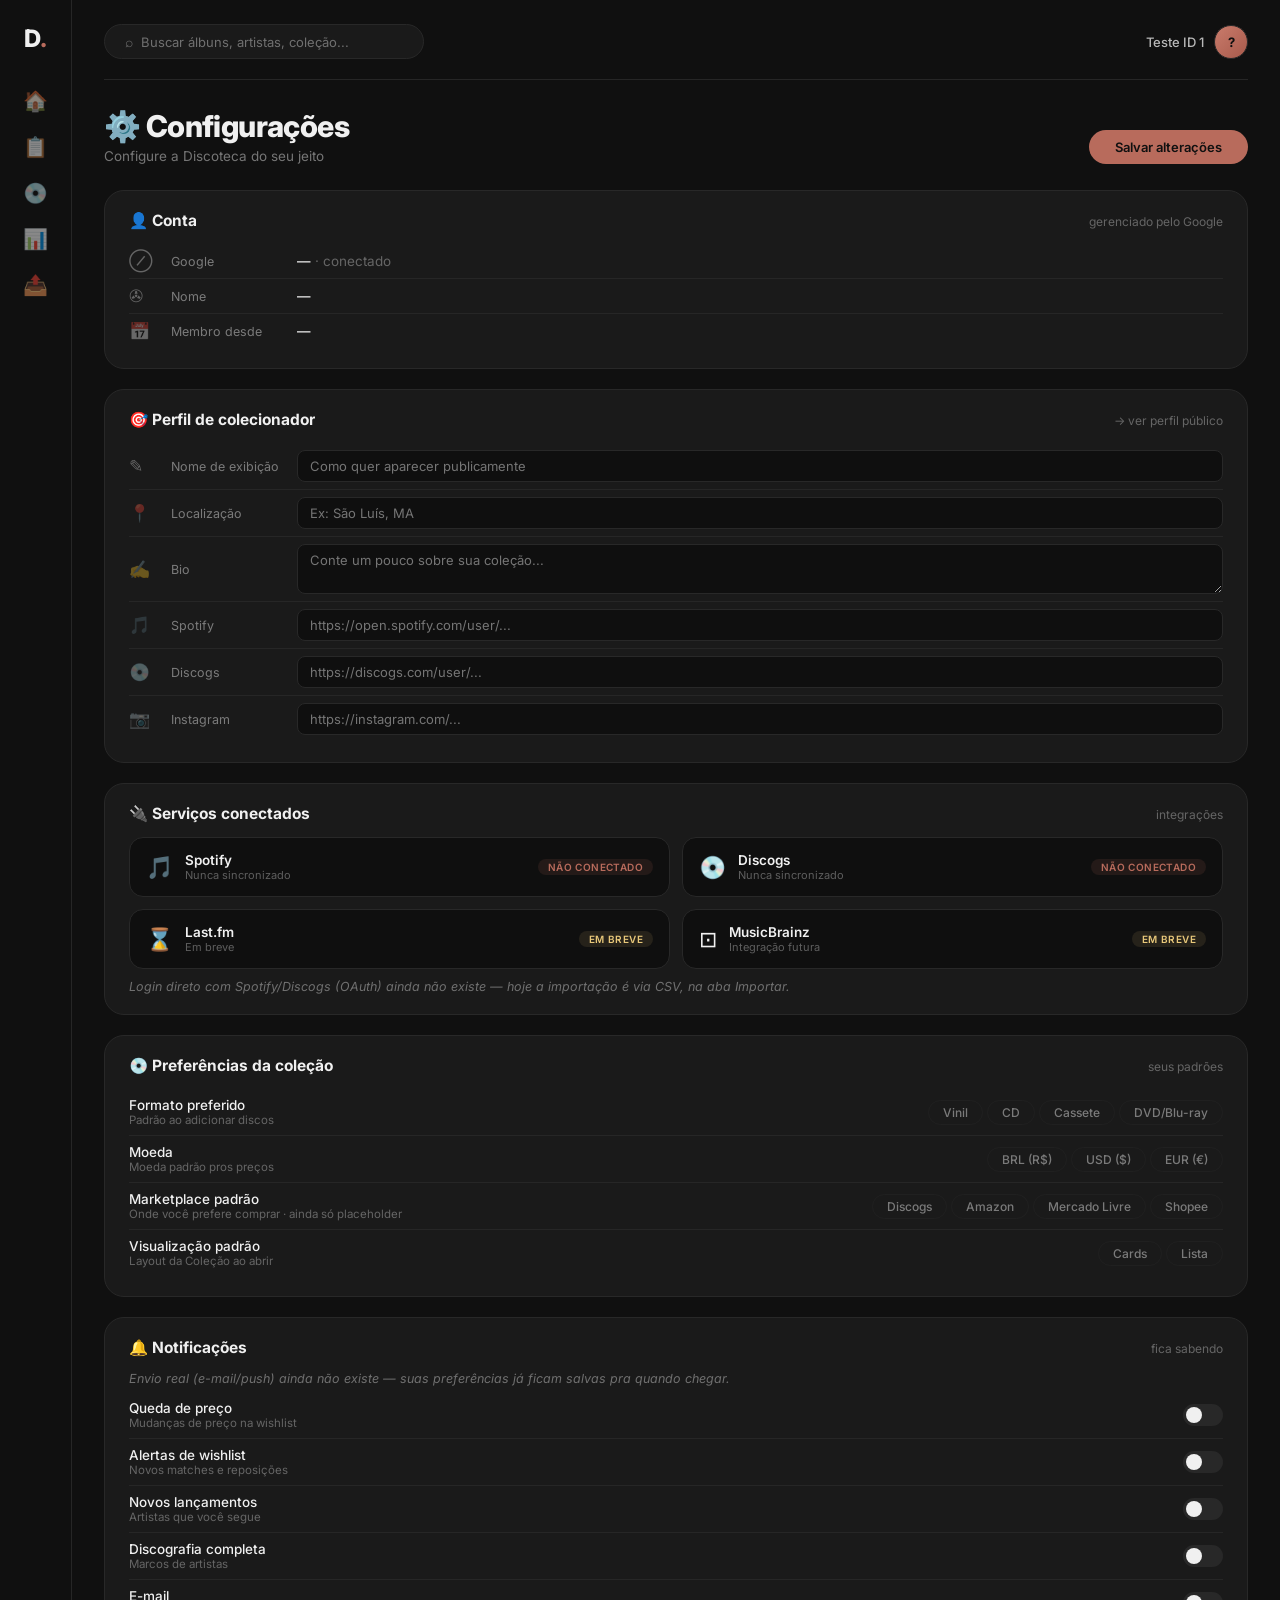
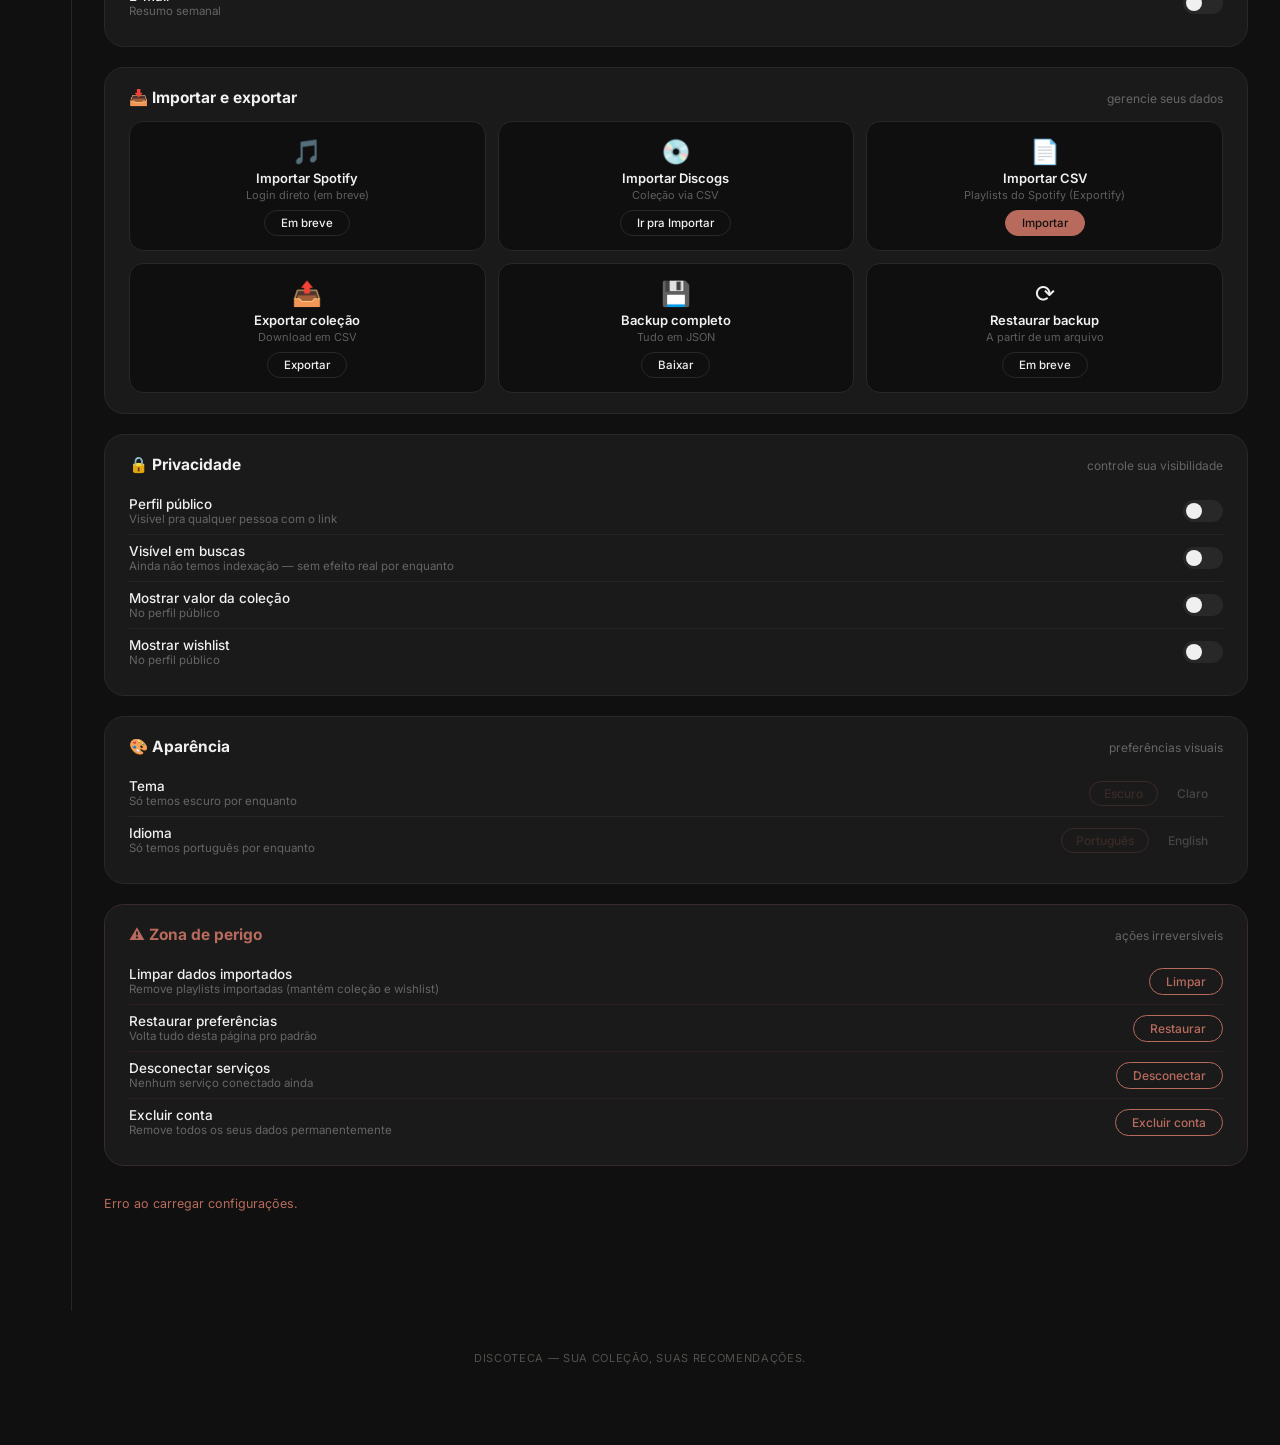
<file: perfil.html>
<!DOCTYPE html>
<html lang="pt-BR">
<head>
  <meta charset="UTF-8" />
  <meta name="viewport" content="width=device-width, initial-scale=1.0, maximum-scale=1.0, user-scalable=no" />
  <title>Discoteca — Perfil</title>
  <link rel="preconnect" href="https://fonts.googleapis.com" />
  <link rel="preconnect" href="https://fonts.gstatic.com" crossorigin />
  <link href="https://fonts.googleapis.com/css2?family=Anton&family=JetBrains+Mono:wght@400;500;700&family=Inter:wght@400;500;600;700&display=swap" rel="stylesheet" />
  <link rel="stylesheet" href="style.css?v=3" />
</head>
<body>

  <!-- ===== LOGIN ===== -->
  <div id="loginScreen" class="login-container">
    <div class="login-box">
      <div class="logo">Discoteca<span>.</span></div>
      <p class="sub">Sua coleção de discos, organizada com recomendações personalizadas.</p>
      <button class="login-btn" id="btnLogin">
        <svg viewBox="0 0 24 24" width="20" height="20"><path fill="#4285F4" d="M22.56 12.25c0-.78-.07-1.53-.2-2.25H12v4.26h5.92a5.06 5.06 0 0 1-2.2 3.32v2.77h3.57c2.08-1.92 3.28-4.74 3.28-8.1z"/><path fill="#34A853" d="M12 23c2.97 0 5.46-.98 7.28-2.66l-3.57-2.77c-.98.66-2.23 1.06-3.71 1.06-2.86 0-5.29-1.93-6.16-4.53H2.18v2.84C3.99 20.53 7.7 23 12 23z"/><path fill="#FBBC05" d="M5.84 14.09c-.22-.66-.35-1.36-.35-2.09s.13-1.43.35-2.09V7.07H2.18C1.43 8.55 1 10.22 1 12s.43 3.45 1.18 4.93l2.85-2.22.81-.62z"/><path fill="#EA4335" d="M12 5.38c1.62 0 3.06.56 4.21 1.64l3.15-3.15C17.45 2.09 14.97 1 12 1 7.7 1 3.99 3.47 2.18 7.07l3.66 2.84c.87-2.6 3.3-4.53 6.16-4.53z"/></svg>
        Entrar com Google
      </button>
      <div id="loginError" class="login-error">Erro ao fazer login. Tente novamente.</div>
    </div>
  </div>

  <!-- ===== APP ===== -->
  <div id="appScreen" style="display:none;">
    <div class="app-shell">

      <!-- SIDEBAR -->
      <aside class="app-sidebar">
        <a href="index.html" class="logo">D<span>.</span></a>
        <nav class="nav-icons">
          <a href="index.html" title="Início">🏠</a>
          <a href="wishlist.html" title="Wishlist">📋 <span class="badge-count" id="navWishlistCount" style="display:none;">0</span></a>
          <a href="colecao.html" title="Coleção">💿</a>
          <a href="estatisticas.html" title="Estatísticas">📊</a>
          <a href="importar.html" title="Importar">📤</a>
        </nav>
      </aside>

      <!-- MAIN -->
      <div class="app-main">

        <!-- TOP BAR -->
        <div class="app-topbar">
          <div class="search" style="position:relative;">
            <span>⌕</span>
            <input type="text" placeholder="Buscar álbuns, artistas, coleção...">
          </div>
          <a href="perfil.html" class="user">
            <span class="name" id="userNameDisplay">Carregando...</span>
            <div class="avatar" id="userAvatar">?</div>
          </a>
        </div>
        <!-- HERO -->
        <div class="set-hero">
          <div>
            <h1>⚙️ <span class="accent">Configurações</span></h1>
            <div class="sub">Configure a Discoteca do seu jeito</div>
          </div>
          <div>
            <button class="btn-save" id="btnSalvarTudo">Salvar alterações</button>
          </div>
        </div>

        <div class="set-grid">

          <!-- CONTA -->
          <div class="set-card">
            <div class="card-header"><h3>👤 Conta</h3><span class="sub">gerenciado pelo Google</span></div>
            <div class="set-row"><span class="icon">⊘</span><span class="label">Google</span><span class="value" id="setGoogleEmail">— <span class="readonly">· conectado</span></span></div>
            <div class="set-row"><span class="icon">✇</span><span class="label">Nome</span><span class="value" id="setNomeGoogle">—</span></div>
            <div class="set-row"><span class="icon">📅</span><span class="label">Membro desde</span><span class="value" id="setMembroDesde">—</span></div>
          </div>

          <!-- PERFIL DE COLECIONADOR -->
          <div class="set-card">
            <div class="card-header"><h3>🎯 Perfil de colecionador</h3><span class="sub" id="setLinkPerfilPublico">→ ver perfil público</span></div>
            <div class="set-row"><span class="icon">✎</span><span class="label">Nome de exibição</span><input type="text" id="campo-nome-exibicao" maxlength="60" placeholder="Como quer aparecer publicamente"></div>
            <div class="set-row"><span class="icon">📍</span><span class="label">Localização</span><input type="text" id="campo-localizacao" maxlength="60" placeholder="Ex: São Luís, MA"></div>
            <div class="set-row"><span class="icon">✍</span><span class="label">Bio</span><textarea id="campo-bio" maxlength="280" placeholder="Conte um pouco sobre sua coleção..."></textarea></div>
            <div class="set-row"><span class="icon">🎵</span><span class="label">Spotify</span><input type="url" id="campo-spotify" placeholder="https://open.spotify.com/user/..."></div>
            <div class="set-row"><span class="icon">💿</span><span class="label">Discogs</span><input type="url" id="campo-discogs" placeholder="https://discogs.com/user/..."></div>
            <div class="set-row"><span class="icon">📷</span><span class="label">Instagram</span><input type="url" id="campo-instagram" placeholder="https://instagram.com/..."></div>
          </div>

          <!-- SERVIÇOS CONECTADOS -->
          <div class="set-card">
            <div class="card-header"><h3>🔌 Serviços conectados</h3><span class="sub">integrações</span></div>
            <div class="set-service-grid">
              <div class="set-service-card">
                <div class="left"><span class="icon">🎵</span><div><div class="name">Spotify</div><div class="status">Nunca sincronizado</div></div></div>
                <span class="set-badge disconnected">Não conectado</span>
              </div>
              <div class="set-service-card">
                <div class="left"><span class="icon">💿</span><div><div class="name">Discogs</div><div class="status">Nunca sincronizado</div></div></div>
                <span class="set-badge disconnected">Não conectado</span>
              </div>
              <div class="set-service-card">
                <div class="left"><span class="icon">⌛</span><div><div class="name">Last.fm</div><div class="status">Em breve</div></div></div>
                <span class="set-badge pending">Em breve</span>
              </div>
              <div class="set-service-card">
                <div class="left"><span class="icon">⊡</span><div><div class="name">MusicBrainz</div><div class="status">Integração futura</div></div></div>
                <span class="set-badge pending">Em breve</span>
              </div>
            </div>
            <div class="pp-empty-note" style="margin-top:10px;">Login direto com Spotify/Discogs (OAuth) ainda não existe — hoje a importação é via CSV, na aba Importar.</div>
          </div>

          <!-- PREFERÊNCIAS DA COLEÇÃO -->
          <div class="set-card">
            <div class="card-header"><h3>💿 Preferências da coleção</h3><span class="sub">seus padrões</span></div>
            <div class="set-selector-row">
              <div class="left"><div class="title">Formato preferido</div><div class="sub">Padrão ao adicionar discos</div></div>
              <div class="options" id="optFormato">
                <span class="opt" data-valor="Vinil">Vinil</span><span class="opt" data-valor="CD">CD</span><span class="opt" data-valor="Cassete">Cassete</span><span class="opt" data-valor="DVD/Blu-ray">DVD/Blu-ray</span>
              </div>
            </div>
            <div class="set-selector-row">
              <div class="left"><div class="title">Moeda</div><div class="sub">Moeda padrão pros preços</div></div>
              <div class="options" id="optMoeda">
                <span class="opt" data-valor="BRL">BRL (R$)</span><span class="opt" data-valor="USD">USD ($)</span><span class="opt" data-valor="EUR">EUR (€)</span>
              </div>
            </div>
            <div class="set-selector-row">
              <div class="left"><div class="title">Marketplace padrão</div><div class="sub">Onde você prefere comprar · ainda só placeholder</div></div>
              <div class="options" id="optMarketplace">
                <span class="opt" data-valor="Discogs">Discogs</span><span class="opt" data-valor="Amazon">Amazon</span><span class="opt" data-valor="Mercado Livre">Mercado Livre</span><span class="opt" data-valor="Shopee">Shopee</span>
              </div>
            </div>
            <div class="set-selector-row">
              <div class="left"><div class="title">Visualização padrão</div><div class="sub">Layout da Coleção ao abrir</div></div>
              <div class="options" id="optVisualizacao">
                <span class="opt" data-valor="cards">Cards</span><span class="opt" data-valor="list">Lista</span>
              </div>
            </div>
          </div>

          <!-- NOTIFICAÇÕES -->
          <div class="set-card">
            <div class="card-header"><h3>🔔 Notificações</h3><span class="sub">fica sabendo</span></div>
            <div class="pp-empty-note" style="margin-bottom:6px;">Envio real (e-mail/push) ainda não existe — suas preferências já ficam salvas pra quando chegar.</div>
            <div class="set-toggle-item"><div class="left"><div class="title">Queda de preço</div><div class="sub">Mudanças de preço na wishlist</div></div><button class="set-toggle" data-campo="notif_price_drop"><div class="dot"></div></button></div>
            <div class="set-toggle-item"><div class="left"><div class="title">Alertas de wishlist</div><div class="sub">Novos matches e reposições</div></div><button class="set-toggle" data-campo="notif_wishlist"><div class="dot"></div></button></div>
            <div class="set-toggle-item"><div class="left"><div class="title">Novos lançamentos</div><div class="sub">Artistas que você segue</div></div><button class="set-toggle" data-campo="notif_novidades"><div class="dot"></div></button></div>
            <div class="set-toggle-item"><div class="left"><div class="title">Discografia completa</div><div class="sub">Marcos de artistas</div></div><button class="set-toggle" data-campo="notif_discografia"><div class="dot"></div></button></div>
            <div class="set-toggle-item"><div class="left"><div class="title">E-mail</div><div class="sub">Resumo semanal</div></div><button class="set-toggle" data-campo="notif_email"><div class="dot"></div></button></div>
          </div>

          <!-- IMPORTAR E EXPORTAR -->
          <div class="set-card">
            <div class="card-header"><h3>📥 Importar e exportar</h3><span class="sub">gerencie seus dados</span></div>
            <div class="set-action-grid">
              <div class="set-action-card">
                <div class="icon">🎵</div><div class="name">Importar Spotify</div><div class="desc">Login direto (em breve)</div>
                <button disabled title="Em breve">Em breve</button>
              </div>
              <div class="set-action-card">
                <div class="icon">💿</div><div class="name">Importar Discogs</div><div class="desc">Coleção via CSV</div>
                <button onclick="window.location.href='importar.html'">Ir pra Importar</button>
              </div>
              <div class="set-action-card">
                <div class="icon">📄</div><div class="name">Importar CSV</div><div class="desc">Playlists do Spotify (Exportify)</div>
                <button class="primary" id="btnAbrirImportCsv">Importar</button>
              </div>
              <div class="set-action-card">
                <div class="icon">📤</div><div class="name">Exportar coleção</div><div class="desc">Download em CSV</div>
                <button id="btnExportarCsv">Exportar</button>
              </div>
              <div class="set-action-card">
                <div class="icon">💾</div><div class="name">Backup completo</div><div class="desc">Tudo em JSON</div>
                <button id="btnBackup">Baixar</button>
              </div>
              <div class="set-action-card">
                <div class="icon">⟳</div><div class="name">Restaurar backup</div><div class="desc">A partir de um arquivo</div>
                <button disabled title="Em breve">Em breve</button>
              </div>
            </div>
          </div>

          <!-- PRIVACIDADE -->
          <div class="set-card">
            <div class="card-header"><h3>🔒 Privacidade</h3><span class="sub">controle sua visibilidade</span></div>
            <div class="set-toggle-item"><div class="left"><div class="title">Perfil público</div><div class="sub">Visível pra qualquer pessoa com o link</div></div><button class="set-toggle" data-campo="privacidade_perfil_publico"><div class="dot"></div></button></div>
            <div class="set-toggle-item"><div class="left"><div class="title">Visível em buscas</div><div class="sub">Ainda não temos indexação — sem efeito real por enquanto</div></div><button class="set-toggle" data-campo="privacidade_busca"><div class="dot"></div></button></div>
            <div class="set-toggle-item"><div class="left"><div class="title">Mostrar valor da coleção</div><div class="sub">No perfil público</div></div><button class="set-toggle" data-campo="privacidade_valor"><div class="dot"></div></button></div>
            <div class="set-toggle-item"><div class="left"><div class="title">Mostrar wishlist</div><div class="sub">No perfil público</div></div><button class="set-toggle" data-campo="privacidade_wishlist"><div class="dot"></div></button></div>
          </div>

          <!-- APARÊNCIA -->
          <div class="set-card">
            <div class="card-header"><h3>🎨 Aparência</h3><span class="sub">preferências visuais</span></div>
            <div class="set-selector-row">
              <div class="left"><div class="title">Tema</div><div class="sub">Só temos escuro por enquanto</div></div>
              <div class="options"><span class="opt active disabled">Escuro</span><span class="opt disabled">Claro</span></div>
            </div>
            <div class="set-selector-row">
              <div class="left"><div class="title">Idioma</div><div class="sub">Só temos português por enquanto</div></div>
              <div class="options"><span class="opt active disabled">Português</span><span class="opt disabled">English</span></div>
            </div>
          </div>

          <!-- ZONA DE PERIGO -->
          <div class="set-card set-danger">
            <div class="card-header"><h3>⚠️ Zona de perigo</h3><span class="sub">ações irreversíveis</span></div>
            <div class="set-danger-item"><div class="left"><div class="title">Limpar dados importados</div><div class="sub">Remove playlists importadas (mantém coleção e wishlist)</div></div><button id="btnLimparImportados">Limpar</button></div>
            <div class="set-danger-item"><div class="left"><div class="title">Restaurar preferências</div><div class="sub">Volta tudo desta página pro padrão</div></div><button id="btnResetarPrefs">Restaurar</button></div>
            <div class="set-danger-item"><div class="left"><div class="title">Desconectar serviços</div><div class="sub">Nenhum serviço conectado ainda</div></div><button id="btnDesconectarTudo">Desconectar</button></div>
            <div class="set-danger-item"><div class="left"><div class="title">Excluir conta</div><div class="sub">Remove todos os seus dados permanentemente</div></div><button id="btnExcluirConta">Excluir conta</button></div>
          </div>

          <div class="set-msg" id="setMsg"></div>

        </div>

      </div>
    </div>
  </div><!-- /appScreen -->

  <!-- ===== MODAL: IMPORTAR CSV ===== -->
  <div class="modal-overlay" id="modalImportCsv">
    <div class="modal">
      <div class="modal-header">
        <h2>🎵 Importar Playlists (CSV)</h2>
        <button class="modal-close" id="btnFecharImportCsv">✕</button>
      </div>
      <p style="font-size:12.5px; opacity:0.6; margin-bottom:16px;">Exporte suas playlists com o <a href="https://exportify.net" target="_blank" style="color:var(--terracotta);">Exportify</a> e envie os 3 arquivos abaixo.</p>
      <div class="set-import-slot">
        <label>Top do Ano (peso 3x)</label>
        <input type="file" id="csvTop" accept=".csv">
        <div class="set-import-status" id="statusCsvTop"></div>
      </div>
      <div class="set-import-slot">
        <label>Descobertas (peso 2x)</label>
        <input type="file" id="csvDesc" accept=".csv">
        <div class="set-import-status" id="statusCsvDesc"></div>
      </div>
      <div class="set-import-slot">
        <label>Favoritos (peso 1x)</label>
        <input type="file" id="csvFav" accept=".csv">
        <div class="set-import-status" id="statusCsvFav"></div>
      </div>
      <button class="form-btn" id="btnEnviarCsv">Importar arquivos</button>
      <div class="form-msg" id="importCsvMsg"></div>
    </div>
  </div>

  <!-- ===== MODAL: CONFIRMAÇÃO ===== -->
  <div class="modal-overlay" id="modalConfirm">
    <div class="modal" style="max-width:450px;">
      <div class="modal-header">
        <h2>⚠️ Confirmar</h2>
        <button class="modal-close" id="btnFecharConfirm">✕</button>
      </div>
      <div class="modal-confirm-text" id="confirmMessage">Tem certeza que deseja fazer isso?</div>
      <div style="display:flex; gap:12px; margin-top:20px;">
        <button class="btn-confirm-cancel" id="btnConfirmCancel">Cancelar</button>
        <button class="btn-confirm-danger" id="btnConfirmAction">Confirmar</button>
      </div>
    </div>
  </div>

  <footer>Discoteca — Sua coleção, suas recomendações.</footer>

  <script>
// ================================================================
// CONFIGURAÇÕES
// ================================================================
const API_URL = 'https://fporteladaTEST.pythonanywhere.com';
const DEV_MODE = true;
const DEV_USER_ID = 1;
const DEV_USER_NOME = 'Teste ID 1';

let usuarioId = null;
let confirmCallback = null;
let configAtual = {};

// ================================================================
// SIDEBAR / TOP BAR (compartilhado — mesmo padrão do Início e Coleção)
// ================================================================
function atualizarBadgeWishlist(n) {
  const el = document.getElementById('navWishlistCount');
  if (!el) return;
  if (n > 0) { el.textContent = n; el.style.display = 'flex'; }
  else { el.style.display = 'none'; }
}

function carregarAvatarTopo() {
  if (!usuarioId) return;
  fetch(API_URL + '/perfil/' + usuarioId)
    .then(r => r.json())
    .then(perfil => {
      if (!perfil || perfil.erro) return;
      const nome = perfil.nome_exibicao || perfil.nome || DEV_USER_NOME;
      const nomeEl = document.getElementById('userNameDisplay');
      if (nomeEl) nomeEl.textContent = nome;
      const avatarEl = document.getElementById('userAvatar');
      if (avatarEl) {
        if (perfil.foto_url) avatarEl.innerHTML = `<img src="${perfil.foto_url}" alt="${nome}">`;
        else avatarEl.textContent = nome.charAt(0).toUpperCase();
      }
    })
    .catch(() => {});
}

function sincronizarBadge() {
  if (!usuarioId) return;
  fetch(API_URL + '/recomendacoes?user_id=' + usuarioId)
    .then(r => r.json())
    .then(data => atualizarBadgeWishlist(Array.isArray(data) ? data.length : 0))
    .catch(() => {});
}

// ================================================================
// LOGIN
// ================================================================
function salvarSessao(userId, nome) {
  localStorage.setItem('discoteca_user_id', userId);
  localStorage.setItem('discoteca_user_nome', nome);
}
function carregarSessao() {
  const userId = localStorage.getItem('discoteca_user_id');
  const nome = localStorage.getItem('discoteca_user_nome');
  if (userId && nome) return { userId, nome };
  return null;
}
function limparSessao() {
  localStorage.removeItem('discoteca_user_id');
  localStorage.removeItem('discoteca_user_nome');
}

// ================================================================
// MODAL: CONFIRMAÇÃO (usado pela Zona de Perigo)
// ================================================================
function abrirConfirm(mensagem, callback) {
  document.getElementById('confirmMessage').textContent = mensagem;
  confirmCallback = callback;
  document.getElementById('modalConfirm').classList.add('open');
}
document.addEventListener('DOMContentLoaded', function() {
  const btnFecharConfirm = document.getElementById('btnFecharConfirm');
  const btnConfirmCancel = document.getElementById('btnConfirmCancel');
  const btnConfirmAction = document.getElementById('btnConfirmAction');
  if (btnFecharConfirm) btnFecharConfirm.addEventListener('click', function() {
    document.getElementById('modalConfirm').classList.remove('open');
    confirmCallback = null;
  });
  if (btnConfirmCancel) btnConfirmCancel.addEventListener('click', function() {
    document.getElementById('modalConfirm').classList.remove('open');
    confirmCallback = null;
  });
  if (btnConfirmAction) btnConfirmAction.addEventListener('click', function() {
    if (confirmCallback) { confirmCallback(); confirmCallback = null; }
    document.getElementById('modalConfirm').classList.remove('open');
  });
});

function ativarTelaApp(nome) {
  const loginScreen = document.getElementById('loginScreen');
  const appScreen = document.getElementById('appScreen');
  if (loginScreen) loginScreen.style.display = 'none';
  if (appScreen) appScreen.style.display = 'block';
  const nomeDisplay = document.getElementById('userNameDisplay');
  if (nomeDisplay) nomeDisplay.textContent = nome;
}

document.addEventListener('DOMContentLoaded', function() {
  const btnLogin = document.getElementById('btnLogin');
  if (btnLogin) {
    btnLogin.addEventListener('click', function() {
      const btn = this;
      const error = document.getElementById('loginError');
      btn.disabled = true;
      if (error) error.style.display = 'none';
      fetch(API_URL + '/login')
        .then(r => r.json())
        .then(d => {
          if (d.auth_url) window.location.href = d.auth_url;
          else throw new Error('URL não recebida');
        })
        .catch(() => {
          if (error) error.style.display = 'block';
          btn.disabled = false;
        });
    });
  }
  const btnLogout = document.getElementById('btnLogout');
  if (btnLogout) {
    btnLogout.addEventListener('click', function() {
      limparSessao();
      window.location.href = 'index.html';
    });
  }
});

// ================================================================
// VERIFICAR SESSÃO
// ================================================================
function verificarSessao() {
  if (DEV_MODE) {
    usuarioId = DEV_USER_ID;
    salvarSessao(DEV_USER_ID, DEV_USER_NOME);
    ativarTelaApp(DEV_USER_NOME);
    if (typeof onPaginaPronta === 'function') onPaginaPronta();
    return;
  }
  const params = new URLSearchParams(window.location.search);
  const userId = params.get('user_id');
  const nome = params.get('nome');
  if (userId && nome) {
    salvarSessao(userId, nome);
    usuarioId = userId;
    ativarTelaApp(nome);
    window.history.replaceState({}, document.title, window.location.pathname);
    if (typeof onPaginaPronta === 'function') onPaginaPronta();
    return;
  }
  const sessao = carregarSessao();
  if (sessao) {
    usuarioId = sessao.userId;
    ativarTelaApp(sessao.nome);
    if (typeof onPaginaPronta === 'function') onPaginaPronta();
    return;
  }
  fetch(API_URL + '/sessao')
    .then(r => r.json())
    .then(data => {
      if (data.logado) {
        usuarioId = data.usuario_id;
        salvarSessao(data.usuario_id, data.nome || 'Usuário');
        ativarTelaApp(data.nome || 'Usuário');
        if (typeof onPaginaPronta === 'function') onPaginaPronta();
      }
    })
    .catch(() => {});
}

// ================================================================
// PÁGINA: PERFIL
// ================================================================
function onPaginaPronta() {
  carregarAvatarTopo();
  carregarConfiguracoes();
  sincronizarBadge();
}

function carregarConfiguracoes() {
  if (!usuarioId) return;
  fetch(API_URL + '/configuracoes?user_id=' + usuarioId)
    .then(r => r.json())
    .then(data => preencherPagina(data))
    .catch(() => mostrarMsg('Erro ao carregar configurações.', 'error'));
}

function preencherPagina(data) {
  configAtual = data;

  document.getElementById('setGoogleEmail').innerHTML = `${data.email || '—'} <span class="readonly">· conectado</span>`;
  document.getElementById('setNomeGoogle').textContent = data.nome || '—';
  const ano = data.data_criacao ? data.data_criacao.split('-')[0] : '';
  document.getElementById('setMembroDesde').textContent = ano || '—';
  document.getElementById('setLinkPerfilPublico').innerHTML = `<a href="perfil-publico.html?id=${data.id}" target="_blank" style="color:var(--terracotta); text-decoration:none;">→ ver perfil público</a>`;

  document.getElementById('campo-nome-exibicao').value = data.nome_exibicao || '';
  document.getElementById('campo-localizacao').value = data.localizacao || '';
  document.getElementById('campo-bio').value = data.bio || '';
  document.getElementById('campo-spotify').value = data.spotify_url || '';
  document.getElementById('campo-discogs').value = data.discogs_url || '';
  document.getElementById('campo-instagram').value = data.instagram_url || '';

  selecionarOpcao('optFormato', data.formato_preferido || 'Vinil');
  selecionarOpcao('optMoeda', data.moeda_preferida || 'BRL');
  selecionarOpcao('optMarketplace', data.marketplace_preferido || 'Discogs');
  selecionarOpcao('optVisualizacao', data.visualizacao_padrao || 'cards');

  ['notif_price_drop', 'notif_wishlist', 'notif_novidades', 'notif_discografia', 'notif_email',
   'privacidade_perfil_publico', 'privacidade_busca', 'privacidade_valor', 'privacidade_wishlist'].forEach(campo => {
    const btn = document.querySelector(`.set-toggle[data-campo="${campo}"]`);
    if (btn) btn.classList.toggle('active', !!data[campo]);
  });
}

function selecionarOpcao(grupoId, valor) {
  const grupo = document.getElementById(grupoId);
  if (!grupo) return;
  grupo.querySelectorAll('.opt').forEach(opt => {
    opt.classList.toggle('active', opt.dataset.valor === valor);
  });
}

function mostrarMsg(texto, tipo) {
  const msg = document.getElementById('setMsg');
  if (!msg) return;
  msg.textContent = texto;
  msg.className = 'set-msg ' + tipo;
  setTimeout(() => { msg.textContent = ''; msg.className = 'set-msg'; }, 4000);
}

function coletarConfiguracoes() {
  const pegarOpcaoAtiva = grupoId => {
    const ativo = document.querySelector(`#${grupoId} .opt.active`);
    return ativo ? ativo.dataset.valor : null;
  };
  const pegarToggle = campo => {
    const btn = document.querySelector(`.set-toggle[data-campo="${campo}"]`);
    return btn ? btn.classList.contains('active') : false;
  };
  return {
    nome_exibicao: document.getElementById('campo-nome-exibicao').value.trim(),
    localizacao: document.getElementById('campo-localizacao').value.trim(),
    bio: document.getElementById('campo-bio').value.trim(),
    spotify_url: document.getElementById('campo-spotify').value.trim(),
    discogs_url: document.getElementById('campo-discogs').value.trim(),
    instagram_url: document.getElementById('campo-instagram').value.trim(),
    formato_preferido: pegarOpcaoAtiva('optFormato'),
    moeda_preferida: pegarOpcaoAtiva('optMoeda'),
    marketplace_preferido: pegarOpcaoAtiva('optMarketplace'),
    visualizacao_padrao: pegarOpcaoAtiva('optVisualizacao'),
    notif_price_drop: pegarToggle('notif_price_drop'),
    notif_wishlist: pegarToggle('notif_wishlist'),
    notif_novidades: pegarToggle('notif_novidades'),
    notif_discografia: pegarToggle('notif_discografia'),
    notif_email: pegarToggle('notif_email'),
    privacidade_perfil_publico: pegarToggle('privacidade_perfil_publico'),
    privacidade_busca: pegarToggle('privacidade_busca'),
    privacidade_valor: pegarToggle('privacidade_valor'),
    privacidade_wishlist: pegarToggle('privacidade_wishlist'),
    tema: 'dark',
    idioma: 'pt-BR'
  };
}

function salvarConfiguracoes() {
  const btn = document.getElementById('btnSalvarTudo');
  btn.disabled = true;
  btn.textContent = 'Salvando...';
  fetch(API_URL + '/configuracoes?user_id=' + usuarioId, {
    method: 'PUT',
    headers: { 'Content-Type': 'application/json' },
    body: JSON.stringify(coletarConfiguracoes())
  })
    .then(r => r.json())
    .then(d => {
      btn.disabled = false;
      btn.textContent = 'Salvar alterações';
      mostrarMsg(d.sucesso ? 'Configurações salvas!' : (d.erro || 'Erro ao salvar.'), d.sucesso ? 'success' : 'error');
    })
    .catch(() => {
      btn.disabled = false;
      btn.textContent = 'Salvar alterações';
      mostrarMsg('Erro de conexão.', 'error');
    });
}

// ================================================================
// IMPORTAR CSV (modal) — reaproveita a mesma rota já usada em Importar
// ================================================================
function uploadCsv(inputId, statusId, tipo) {
  const input = document.getElementById(inputId);
  const status = document.getElementById(statusId);
  if (!input.files[0]) return Promise.resolve(false);
  const formData = new FormData();
  formData.append('tipo', tipo);
  formData.append('arquivo', input.files[0]);
  status.textContent = 'Enviando...';
  return fetch(API_URL + '/importar_playlist?user_id=' + usuarioId, { method: 'POST', body: formData })
    .then(r => r.json())
    .then(d => {
      status.textContent = d.sucesso ? '✓ Enviado' : (d.erro || 'Erro');
      return !!d.sucesso;
    })
    .catch(() => { status.textContent = 'Erro de conexão'; return false; });
}

function enviarImportacaoCsv() {
  const btn = document.getElementById('btnEnviarCsv');
  const msg = document.getElementById('importCsvMsg');
  btn.disabled = true;
  btn.textContent = 'Importando...';
  msg.textContent = '';

  Promise.all([
    uploadCsv('csvTop', 'statusCsvTop', 'top'),
    uploadCsv('csvDesc', 'statusCsvDesc', 'desc'),
    uploadCsv('csvFav', 'statusCsvFav', 'fav')
  ]).then(resultados => {
    const algumEnviado = resultados.some(r => r);
    btn.disabled = false;
    btn.textContent = 'Importar arquivos';
    if (!algumEnviado) {
      msg.textContent = 'Selecione ao menos um arquivo.';
      msg.className = 'form-msg error';
      return;
    }
    document.getElementById('modalImportCsv').classList.remove('open');
    // A geração de recomendações + o Ajuste Fino já existem prontos na
    // aba Importar — manda pra lá em vez de duplicar essa lógica aqui.
    window.location.href = 'importar.html';
  });
}

document.addEventListener('DOMContentLoaded', function() {
  document.getElementById('btnSalvarTudo').addEventListener('click', salvarConfiguracoes);

  document.querySelectorAll('.set-selector-row .options').forEach(grupo => {
    if (grupo.querySelector('.opt.disabled')) return; // aparência: só ilustrativo por enquanto
    grupo.querySelectorAll('.opt').forEach(opt => {
      opt.addEventListener('click', function() {
        grupo.querySelectorAll('.opt').forEach(o => o.classList.remove('active'));
        this.classList.add('active');
      });
    });
  });

  document.querySelectorAll('.set-toggle').forEach(btn => {
    btn.addEventListener('click', function() { this.classList.toggle('active'); });
  });

  document.getElementById('btnAbrirImportCsv').addEventListener('click', function() {
    document.getElementById('modalImportCsv').classList.add('open');
  });
  document.getElementById('btnFecharImportCsv').addEventListener('click', function() {
    document.getElementById('modalImportCsv').classList.remove('open');
  });
  document.getElementById('btnEnviarCsv').addEventListener('click', enviarImportacaoCsv);

  document.getElementById('btnExportarCsv').addEventListener('click', function() {
    window.location.href = API_URL + '/exportar_colecao?user_id=' + usuarioId;
  });
  document.getElementById('btnBackup').addEventListener('click', function() {
    window.location.href = API_URL + '/backup_dados?user_id=' + usuarioId;
  });

  document.getElementById('btnLimparImportados').addEventListener('click', function() {
    abrirConfirm('Limpar todos os dados de playlists importadas? A coleção e a wishlist não são afetadas.', function() {
      fetch(API_URL + '/zerar_playlists?user_id=' + usuarioId, { method: 'DELETE' })
        .then(r => r.json())
        .then(d => mostrarMsg(d.sucesso ? 'Dados importados limpos!' : (d.erro || 'Erro.'), d.sucesso ? 'success' : 'error'))
        .catch(() => mostrarMsg('Erro de conexão.', 'error'));
    });
  });

  document.getElementById('btnResetarPrefs').addEventListener('click', function() {
    abrirConfirm('Restaurar todas as preferências desta página para o padrão?', function() {
      fetch(API_URL + '/configuracoes/resetar?user_id=' + usuarioId, { method: 'POST' })
        .then(r => r.json())
        .then(d => {
          mostrarMsg(d.sucesso ? 'Preferências restauradas!' : (d.erro || 'Erro.'), d.sucesso ? 'success' : 'error');
          if (d.sucesso) carregarConfiguracoes();
        })
        .catch(() => mostrarMsg('Erro de conexão.', 'error'));
    });
  });

  document.getElementById('btnDesconectarTudo').addEventListener('click', function() {
    abrirConfirm('Nenhum serviço está conectado ainda (login direto com Spotify/Discogs não existe). Não há nada pra desconectar.', function() {});
  });

  document.getElementById('btnExcluirConta').addEventListener('click', function() {
    abrirConfirm('Excluir sua conta apaga TUDO permanentemente: coleção, wishlist e perfil. Essa ação não pode ser desfeita. Confirmar?', function() {
      fetch(API_URL + '/excluir_conta?user_id=' + usuarioId, { method: 'DELETE' })
        .then(r => r.json())
        .then(d => {
          if (d.sucesso) {
            limparSessao();
            window.location.href = 'index.html';
          } else {
            mostrarMsg(d.erro || 'Erro ao excluir conta.', 'error');
          }
        })
        .catch(() => mostrarMsg('Erro de conexão.', 'error'));
    });
  });

  verificarSessao();
});
  </script>
</body>
</html>
</file>
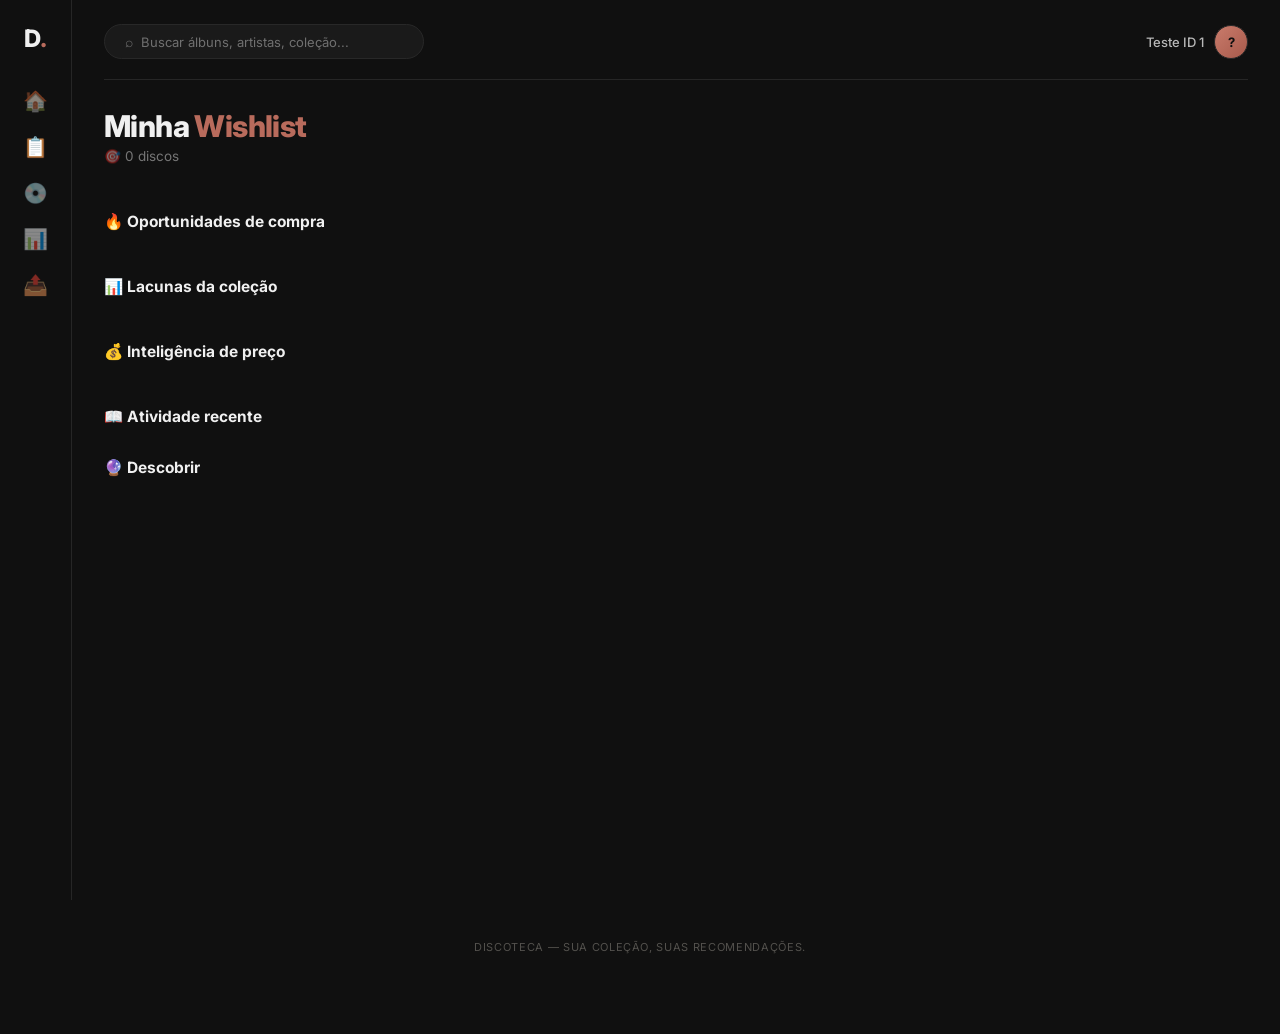
<file: wishlist.html>
<!DOCTYPE html>
<html lang="pt-BR">
<head>
  <meta charset="UTF-8" />
  <meta name="viewport" content="width=device-width, initial-scale=1.0, maximum-scale=1.0, user-scalable=no" />
  <title>Discoteca — Wishlist</title>
  <link rel="preconnect" href="https://fonts.googleapis.com" />
  <link rel="preconnect" href="https://fonts.gstatic.com" crossorigin />
  <link href="https://fonts.googleapis.com/css2?family=Anton&family=JetBrains+Mono:wght@400;500;700&family=Inter:wght@400;500;600;700&display=swap" rel="stylesheet" />
  <link rel="stylesheet" href="style.css?v=3" />
</head>
<body>

  <!-- ===== LOGIN ===== -->
  <div id="loginScreen" class="login-container">
    <div class="login-box">
      <div class="logo">Discoteca<span>.</span></div>
      <p class="sub">Sua coleção de discos, organizada com recomendações personalizadas.</p>
      <button class="login-btn" id="btnLogin">
        <svg viewBox="0 0 24 24" width="20" height="20"><path fill="#4285F4" d="M22.56 12.25c0-.78-.07-1.53-.2-2.25H12v4.26h5.92a5.06 5.06 0 0 1-2.2 3.32v2.77h3.57c2.08-1.92 3.28-4.74 3.28-8.1z"/><path fill="#34A853" d="M12 23c2.97 0 5.46-.98 7.28-2.66l-3.57-2.77c-.98.66-2.23 1.06-3.71 1.06-2.86 0-5.29-1.93-6.16-4.53H2.18v2.84C3.99 20.53 7.7 23 12 23z"/><path fill="#FBBC05" d="M5.84 14.09c-.22-.66-.35-1.36-.35-2.09s.13-1.43.35-2.09V7.07H2.18C1.43 8.55 1 10.22 1 12s.43 3.45 1.18 4.93l2.85-2.22.81-.62z"/><path fill="#EA4335" d="M12 5.38c1.62 0 3.06.56 4.21 1.64l3.15-3.15C17.45 2.09 14.97 1 12 1 7.7 1 3.99 3.47 2.18 7.07l3.66 2.84c.87-2.6 3.3-4.53 6.16-4.53z"/></svg>
        Entrar com Google
      </button>
      <div id="loginError" class="login-error">Erro ao fazer login. Tente novamente.</div>
    </div>
  </div>

  <!-- ===== APP ===== -->
  <div id="appScreen" style="display:none;">
    <div class="app-shell">

      <!-- SIDEBAR -->
      <aside class="app-sidebar">
        <a href="index.html" class="logo">D<span>.</span></a>
        <nav class="nav-icons">
          <a href="index.html" title="Início">🏠</a>
          <a href="wishlist.html" class="active" title="Wishlist">📋 <span class="badge-count" id="navWishlistCount" style="display:none;">0</span></a>
          <a href="colecao.html" title="Coleção">💿</a>
          <a href="estatisticas.html" title="Estatísticas">📊</a>
          <a href="importar.html" title="Importar">📤</a>
        </nav>
      </aside>

      <!-- MAIN -->
      <div class="app-main">

        <!-- TOP BAR -->
        <div class="app-topbar">
          <div class="search" style="position:relative;">
            <span>⌕</span>
            <input type="text" placeholder="Buscar álbuns, artistas, coleção...">
          </div>
          <a href="perfil.html" class="user">
            <span class="name" id="userNameDisplay">Carregando...</span>
            <div class="avatar" id="userAvatar">?</div>
          </a>
        </div>
        <!-- HERO -->
        <div class="wl-hero">
          <div>
            <h1>Minha <span class="accent">Wishlist</span></h1>
            <div class="sub" id="wlHeroSub"><span>🎯 0 discos</span></div>
          </div>
          <div class="stats-mini" id="wlHeroStats"></div>
        </div>

        <!-- PRIORIDADE -->
        <div class="wl-priority-nav" id="wlPriorityNav"></div>

        <!-- ===== WISHLIST GRID ===== -->
        <div id="compras-container"></div>

        <!-- OPORTUNIDADES DE COMPRA -->
        <div class="col-section">
          <div class="col-section-header"><h3>🔥 Oportunidades de compra</h3></div>
          <div class="wl-opp-grid" id="wlOportunidades"></div>
        </div>

        <!-- LACUNAS DA COLEÇÃO -->
        <div class="col-section">
          <div class="col-section-header"><h3>📊 Lacunas da coleção</h3></div>
          <div class="wl-gaps-grid" id="wlGaps"></div>
        </div>

        <!-- INTELIGÊNCIA DE PREÇO -->
        <div class="col-section">
          <div class="col-section-header"><h3>💰 Inteligência de preço</h3></div>
          <div class="wl-price-grid" id="wlPrecos"></div>
        </div>

        <!-- ATIVIDADE RECENTE -->
        <div class="col-section">
          <div class="col-section-header"><h3>📖 Atividade recente</h3></div>
          <div id="wlAtividade"></div>
        </div>

        <!-- DESCOBRIR -->
        <div class="col-section">
          <div class="col-section-header"><h3>🔮 Descobrir</h3></div>
          <div class="wl-discover-grid" id="wlDescobrir"></div>
        </div>

      </div>
    </div>
  </div><!-- /appScreen -->

  <!-- ===== MODAL: ADICIONAR À WISHLIST ===== -->
  <div class="modal-overlay" id="modalAddWishlist">
    <div class="modal">
      <div class="modal-header">
        <h2>➕ Adicionar à Wishlist</h2>
        <button class="modal-close" id="btnFecharWishlist">✕</button>
      </div>
      <form id="form-wishlist">
        <div class="form-group">
          <label>Artista *</label>
          <input type="text" id="wish-artista" placeholder="Ex: Metallica" required>
        </div>
        <div class="form-group">
          <label>Álbum *</label>
          <input type="text" id="wish-album" placeholder="Ex: Master of Puppets" required>
        </div>
        <div class="form-row">
          <div class="form-group">
            <label>Prioridade</label>
            <select id="wish-tier">
              <option value="S">S (Prioridade Máxima)</option>
              <option value="A">A (Alta)</option>
              <option value="B">B (Média)</option>
              <option value="C">C (Baixa)</option>
            </select>
          </div>
          <div class="form-group">
            <label>Notas</label>
            <input type="text" id="wish-notas" placeholder="Ex: Versão japonesa">
          </div>
        </div>
        <button type="submit" class="form-btn" id="btn-wish-submit">Adicionar à Lista</button>
        <div class="form-msg" id="wish-msg"></div>
      </form>
    </div>
  </div>

  <!-- ===== MODAL: EDITAR TIER ===== -->
  <div class="modal-overlay" id="modalEditTier">
    <div class="modal">
      <div class="modal-header">
        <h2>✎ Editar Tier</h2>
        <button class="modal-close" id="btnFecharEditTier">✕</button>
      </div>
      <form id="form-edit-tier">
        <input type="hidden" id="edit-tier-id" value="">
        <div class="form-group">
          <label>Artista</label>
          <input type="text" id="edit-tier-artista" disabled style="opacity:0.6;">
        </div>
        <div class="form-group">
          <label>Álbum</label>
          <input type="text" id="edit-tier-album" disabled style="opacity:0.6;">
        </div>
        <div class="form-group">
          <label>Nova Prioridade</label>
          <select id="edit-tier-select">
            <option value="S">S (Prioridade Máxima)</option>
            <option value="A">A (Alta)</option>
            <option value="B">B (Média)</option>
            <option value="C">C (Baixa)</option>
          </select>
        </div>
        <button type="submit" class="form-btn" id="btn-edit-tier-submit">Salvar Tier</button>
        <div class="form-msg" id="edit-tier-msg"></div>
      </form>
    </div>
  </div>

  <!-- ===== MODAL: CONFIRMAÇÃO ===== -->
  <div class="modal-overlay" id="modalConfirm">
    <div class="modal" style="max-width:450px;">
      <div class="modal-header">
        <h2>⚠️ Confirmar</h2>
        <button class="modal-close" id="btnFecharConfirm">✕</button>
      </div>
      <div class="modal-confirm-text" id="confirmMessage">Tem certeza que deseja fazer isso?</div>
      <div style="display:flex; gap:12px; margin-top:20px;">
        <button class="btn-confirm-cancel" id="btnConfirmCancel">Cancelar</button>
        <button class="btn-confirm-danger" id="btnConfirmAction">Confirmar</button>
      </div>
    </div>
  </div>

  <footer>Discoteca — Sua coleção, suas recomendações.</footer>

  <script>
// ================================================================
// CONFIGURAÇÕES
// ================================================================
// Ambiente de TESTE (fporteladaTEST). Trocar API_URL para o
// dominio de producao (fportelada.pythonanywhere.com) quando for
// promover essas paginas para o ambiente real.
const API_URL = 'https://fporteladaTEST.pythonanywhere.com';

// DEV_MODE: quando true, pula o login do Google inteiramente e usa
// o usuario de teste (Teste ID 1). Usar SOMENTE no ambiente de teste.
// Isso espelha o bypass que o back-end tambem precisa ter (ver app.py).
const DEV_MODE = true;
const DEV_USER_ID = 1;
const DEV_USER_NOME = 'Teste ID 1';

let usuarioId = null;
let colecao = [];
let recomendacoes = [];
let editandoId = null;
let barcodeScanner = null;
let viewPreference = localStorage.getItem('discoteca_view') || 'cards';
let groupPreference = localStorage.getItem('discoteca_group') || 'separado';
let colecaoFiltrada = [];
let confirmCallback = null;

// ================================================================
// SIDEBAR / TOP BAR (compartilhado — mesmo padrão do Início e Coleção)
// ================================================================
function atualizarBadgeWishlist(n) {
  const el = document.getElementById('navWishlistCount');
  if (!el) return;
  if (n > 0) { el.textContent = n; el.style.display = 'flex'; }
  else { el.style.display = 'none'; }
}

function carregarAvatarTopo() {
  if (!usuarioId) return;
  fetch(API_URL + '/perfil/' + usuarioId)
    .then(r => r.json())
    .then(perfil => {
      if (!perfil || perfil.erro) return;
      const nome = perfil.nome_exibicao || perfil.nome || DEV_USER_NOME;
      const nomeEl = document.getElementById('userNameDisplay');
      if (nomeEl) nomeEl.textContent = nome;
      const avatarEl = document.getElementById('userAvatar');
      if (avatarEl) {
        if (perfil.foto_url) avatarEl.innerHTML = `<img src="${perfil.foto_url}" alt="${nome}">`;
        else avatarEl.textContent = nome.charAt(0).toUpperCase();
      }
    })
    .catch(() => {});
}

function sincronizarBadge() {
  if (!usuarioId) return;
  fetch(API_URL + '/recomendacoes?user_id=' + usuarioId)
    .then(r => r.json())
    .then(data => atualizarBadgeWishlist(Array.isArray(data) ? data.length : 0))
    .catch(() => {});
}

// ================================================================
// LOGIN
// ================================================================
function salvarSessao(userId, nome) {
  localStorage.setItem('discoteca_user_id', userId);
  localStorage.setItem('discoteca_user_nome', nome);
}

function carregarSessao() {
  const userId = localStorage.getItem('discoteca_user_id');
  const nome = localStorage.getItem('discoteca_user_nome');
  if (userId && nome) return { userId, nome };
  return null;
}

function limparSessao() {
  localStorage.removeItem('discoteca_user_id');
  localStorage.removeItem('discoteca_user_nome');
}

function ativarTelaApp(nome) {
  const loginScreen = document.getElementById('loginScreen');
  const appScreen = document.getElementById('appScreen');
  if (loginScreen) loginScreen.style.display = 'none';
  if (appScreen) appScreen.style.display = 'block';
  const nomeDisplay = document.getElementById('userNameDisplay');
  if (nomeDisplay) nomeDisplay.textContent = nome;
}

document.addEventListener('DOMContentLoaded', function() {
  const btnLogin = document.getElementById('btnLogin');
  if (btnLogin) {
    btnLogin.addEventListener('click', function() {
      const btn = this;
      const error = document.getElementById('loginError');
      btn.disabled = true;
      if (error) error.style.display = 'none';
      fetch(API_URL + '/login')
        .then(r => r.json())
        .then(d => {
          if (d.auth_url) window.location.href = d.auth_url;
          else throw new Error('URL não recebida');
        })
        .catch(() => {
          if (error) error.style.display = 'block';
          btn.disabled = false;
        });
    });
  }

  const btnLogout = document.getElementById('btnLogout');
  if (btnLogout) {
    btnLogout.addEventListener('click', function() {
      limparSessao();
      window.location.href = 'index.html';
    });
  }
});

// ================================================================
// VERIFICAR SESSÃO
// ================================================================
function verificarSessao() {
  // Bypass de ambiente de teste: nao depende do Google OAuth.
  if (DEV_MODE) {
    usuarioId = DEV_USER_ID;
    salvarSessao(DEV_USER_ID, DEV_USER_NOME);
    ativarTelaApp(DEV_USER_NOME);
    if (typeof onPaginaPronta === 'function') onPaginaPronta();
    return;
  }

  const params = new URLSearchParams(window.location.search);
  const userId = params.get('user_id');
  const nome = params.get('nome');

  if (userId && nome) {
    salvarSessao(userId, nome);
    usuarioId = userId;
    ativarTelaApp(nome);
    window.history.replaceState({}, document.title, window.location.pathname);
    if (typeof onPaginaPronta === 'function') onPaginaPronta();
    return;
  }

  const sessao = carregarSessao();
  if (sessao) {
    usuarioId = sessao.userId;
    ativarTelaApp(sessao.nome);
    if (typeof onPaginaPronta === 'function') onPaginaPronta();
    return;
  }

  fetch(API_URL + '/sessao')
    .then(r => r.json())
    .then(data => {
      if (data.logado) {
        usuarioId = data.usuario_id;
        salvarSessao(data.usuario_id, data.nome || 'Usuário');
        ativarTelaApp(data.nome || 'Usuário');
        if (typeof onPaginaPronta === 'function') onPaginaPronta();
      }
    })
    .catch(() => {});
}

// ================================================================
// MODAL: CONFIRMAÇÃO (compartilhado entre páginas)
// ================================================================
function abrirConfirm(mensagem, callback) {
  document.getElementById('confirmMessage').textContent = mensagem;
  confirmCallback = callback;
  document.getElementById('modalConfirm').classList.add('open');
}

document.addEventListener('DOMContentLoaded', function() {
  const btnFecharConfirm = document.getElementById('btnFecharConfirm');
  const btnConfirmCancel = document.getElementById('btnConfirmCancel');
  const btnConfirmAction = document.getElementById('btnConfirmAction');

  if (btnFecharConfirm) {
    btnFecharConfirm.addEventListener('click', function() {
      document.getElementById('modalConfirm').classList.remove('open');
      confirmCallback = null;
    });
  }
  if (btnConfirmCancel) {
    btnConfirmCancel.addEventListener('click', function() {
      document.getElementById('modalConfirm').classList.remove('open');
      confirmCallback = null;
    });
  }
  if (btnConfirmAction) {
    btnConfirmAction.addEventListener('click', function() {
      if (confirmCallback) {
        confirmCallback();
        confirmCallback = null;
      }
      document.getElementById('modalConfirm').classList.remove('open');
    });
  }
});

// ================================================================
// PÁGINA: COMPRAS (WISHLIST) — index.html
// ================================================================
function onPaginaPronta() {
  carregarAvatarTopo();
  carregarDados();
  sincronizarBadge();
}

function carregarDados() {
  if (!usuarioId) return;
  fetch(API_URL + '/recomendacoes?user_id=' + usuarioId)
    .then(r => r.json())
    .then(data => {
      recomendacoes = Array.isArray(data) ? data : [];
      renderRecomendacoes(recomendacoes);
    })
    .catch(() => {});
}

// ================================================================
// LAST.FM (capas dos álbuns)
// ================================================================
const LASTFM_KEY = 'b25b959554ed76058ac220b7b2e0a026';
const MANUAL_COVERS = {
  'basttardz_brasil com z / auschwitz tropical': 'https://i.imgur.com/nlcvybH.jpeg',
  'bullet for my valentine_bullet for my valentine': 'https://i.imgur.com/KaLt40C.jpeg'
};

async function getCoverUrl(artist, album) {
  if (!artist || !album) return null;
  const key = `${artist.toLowerCase()}_${album.toLowerCase()}`;
  if (MANUAL_COVERS[key]) return MANUAL_COVERS[key];
  try {
    const url =
      `https://ws.audioscrobbler.com/2.0/?method=album.getinfo&api_key=${LASTFM_KEY}&artist=${encodeURIComponent(artist)}&album=${encodeURIComponent(album)}&format=json`;
    const res = await fetch(url);
    const data = await res.json();
    if (data.album && data.album.image) {
      const img = data.album.image.find(i => i.size === 'extralarge');
      return img && img['#text'] ? img['#text'] : null;
    }
    return null;
  } catch {
    return null;
  }
}

async function fetchAlbumArt(artist, album, artId, fallbackId) {
  const artWrap = document.getElementById(artId);
  const fallback = document.getElementById(fallbackId);
  if (!artWrap) return;
  try {
    const url = await getCoverUrl(artist, album);
    if (url) {
      const img = new Image();
      img.crossOrigin = 'anonymous';
      await new Promise((resolve, reject) => {
        const timeout = setTimeout(() => reject(new Error('Timeout')), 10000);
        img.onload = () => {
          clearTimeout(timeout);
          artWrap.style.backgroundImage = `url('${url}')`;
          artWrap.style.backgroundSize = 'cover';
          artWrap.style.backgroundPosition = 'center';
          artWrap.classList.add('has-image');
          if (fallback) fallback.style.opacity = '0';
          resolve();
        };
        img.onerror = () => {
          clearTimeout(timeout);
          reject(new Error('Failed to load'));
        };
        img.src = url;
      });
    } else {
      if (fallback) fallback.style.opacity = '0.8';
    }
  } catch {
    if (fallback) fallback.style.opacity = '0.8';
  }
}

// Prioriza a capa do Discogs (sem crop forçado) já salva no item; se não
// tiver, tenta buscar ao vivo; só usa Last.fm como último recurso.
function carregarCapa(item, artId, fallbackId) {
  const artWrap = document.getElementById(artId);
  const fallback = document.getElementById(fallbackId);
  if (!artWrap) return;

  function aplicar(url) {
    const img = new Image();
    img.crossOrigin = 'anonymous';
    img.onload = () => {
      artWrap.style.backgroundImage = `url('${url}')`;
      artWrap.style.backgroundSize = 'cover';
      artWrap.style.backgroundPosition = 'center';
      artWrap.classList.add('has-image');
      if (fallback) fallback.style.opacity = '0';
    };
    img.onerror = () => {
      if (fallback) fallback.style.opacity = '0.8';
    };
    img.src = url;
  }

  if (item.capa_url) {
    aplicar(item.capa_url);
    return;
  }

  fetch(API_URL + `/buscar_capa?artista=${encodeURIComponent(item.artista)}&album=${encodeURIComponent(item.album)}`)
    .then(r => r.json())
    .then(d => {
      if (d.sucesso && d.capa_url) aplicar(d.capa_url);
      else fetchAlbumArt(item.artista, item.album, artId, fallbackId);
    })
    .catch(() => fetchAlbumArt(item.artista, item.album, artId, fallbackId));
}

// Busca o ano de lançamento (via Discogs, mesmo endpoint usado na Coleção)
// e preenche ao lado do título do álbum na Wishlist.
async function fetchAnoLancamento(artist, album, spanId) {
  const el = document.getElementById(spanId);
  if (!el || !artist || !album) return;
  try {
    const url = API_URL + `/buscar_por_artista_album?artista=${encodeURIComponent(artist)}&album=${encodeURIComponent(album)}&user_id=${usuarioId}`;
    const res = await fetch(url);
    const data = await res.json();
    if (data.sucesso && data.ano) {
      el.textContent = `(${data.ano})`;
    }
  } catch {
    // silencioso: sem ano, o título fica só sem o parêntese
  }
}

function corTierWishlist(tier) {
  return { S: 'var(--s-color)', A: 'var(--a-color)', B: 'var(--b-color)', C: 'var(--c-color)' }[tier] || 'var(--c-color)';
}
function getCorFallbackWishlist(texto) {
  const CORES = ['#D6432F', '#E39A2E', '#4E7A8C', '#8A8378', '#5C6B7A', '#B8A88A', '#E8C87A', '#7AB8D8', '#A78BFA'];
  const hash = (texto || '').split('').reduce((acc, c) => acc + c.charCodeAt(0), 0);
  return CORES[hash % CORES.length];
}

let filtroTierAtivo = '';

function renderHeroWishlist(dados) {
  const ativos = dados.filter(d => d.comprado === 0);
  const subEl = document.getElementById('wlHeroSub');
  const statsEl = document.getElementById('wlHeroStats');
  if (!subEl || !statsEl) return;
  const altaPrioridade = ativos.filter(d => d.tier === 'S' || d.tier === 'A').length;

  subEl.innerHTML = `
    <span>🎯 ${ativos.length} discos</span>
    <span class="dot">·</span>
    <span>⭐ ${altaPrioridade} alta prioridade</span>
  `;
  statsEl.innerHTML = `
    <div class="stat"><div class="num">${ativos.length}</div><div class="label">Total</div></div>
    <a href="#" class="stat" style="text-decoration:none;" onclick="event.preventDefault(); abrirWishlist();"><div class="num">+</div><div class="label">Adicionar</div></a>
  `;
}

function renderPriorityNav(dados) {
  const ativos = dados.filter(d => d.comprado === 0);
  const contagem = { S: 0, A: 0, B: 0, C: 0 };
  ativos.forEach(d => { if (contagem[d.tier] !== undefined) contagem[d.tier]++; });
  const el = document.getElementById('wlPriorityNav');
  if (!el) return;
  const tiers = [
    { key: '', label: 'Tudo' },
    { key: 'S', label: `S · Prioridade Máxima (${contagem.S})` },
    { key: 'A', label: `A · Alta (${contagem.A})` },
    { key: 'B', label: `B · Média (${contagem.B})` },
    { key: 'C', label: `C · Baixa (${contagem.C})` }
  ];
  el.innerHTML = tiers.map(t =>
    `<button class="pill${filtroTierAtivo === t.key ? ' active' : ''}" data-tier="${t.key}">${t.label}</button>`
  ).join('') + `<span class="count">${ativos.length} no total</span>`;

  el.querySelectorAll('.pill').forEach(btn => {
    btn.addEventListener('click', function() {
      filtroTierAtivo = this.dataset.tier;
      renderPriorityNav(recomendacoes);
      renderWishlistGrid(recomendacoes);
    });
  });
}

function renderWishlistGrid(dados) {
  const container = document.getElementById('compras-container');
  const todosAtivos = dados.filter(d => d.comprado === 0);

  if (!dados || todosAtivos.length === 0) {
    container.innerHTML = `
      <div class="empty-state-full" style="padding:80px 20px;">
        <div class="icon">💰</div>
        <h3>Sua carteira está cheia... de expectativas!</h3>
        <p>Faça upload da sua playlist para gerar recomendações personalizadas.</p>
        <p class="empty-hint">Vá para a aba "Importar" e comece agora 🚀</p>
      </div>
    `;
    return;
  }

  const itens = todosAtivos.filter(d => !filtroTierAtivo || d.tier === filtroTierAtivo);
  if (itens.length === 0) {
    container.innerHTML = `<div class="pp-empty-note" style="padding:20px 0;">Nenhum disco nessa prioridade.</div>`;
    return;
  }

  let html = '<div class="wl-grid">';
  itens.forEach((item, idx) => {
    const id = `rec-${idx}`;
    const cor = corTierWishlist(item.tier);
    const capaAttr = item.capa_url ? ` data-capa="${item.capa_url}"` : '';
    html += `
      <div class="wl-card">
        <div class="art" id="art-${id}" data-artista="${item.artista || ''}" data-album="${item.album || ''}"${capaAttr} style="background-color:${getCorFallbackWishlist(item.artista)};">
          <span class="priority-badge" style="background:${cor};">${item.tier}${item.origem === 'manual' ? ' ✏️' : ''}</span>
          <div class="art-fallback" id="fallback-${id}" style="opacity:0.6; font-size:11px; text-align:center; padding:0 8px;">${item.artista || '?'}<br>${item.album || '?'}</div>
        </div>
        <div class="info">
          <div class="title">${item.album || 'Álbum'} <span class="ano-lancamento" id="ano-${id}"></span></div>
          <div class="artist">${item.artista || 'Artista'}</div>
          ${item.nota ? `<div class="note">"${item.nota}"</div>` : ''}
          <div class="actions">
            <button onclick="abrirEditTier('${item.id || ''}', '${item.artista || ''}', '${item.album || ''}', '${item.tier || 'A'}')" title="Editar prioridade">✎</button>
            <button onclick="marcarComoTenho('${item.id || ''}', '${item.artista || ''}', '${item.album || ''}')" title="Já tenho">✓</button>
            <button onclick="removerDaWishlist('${item.id || ''}', '${item.artista || ''}', '${item.album || ''}')" title="Remover">✕</button>
          </div>
        </div>
      </div>
    `;
  });
  html += '</div>';
  container.innerHTML = html;

  itens.forEach((item, idx) => {
    const id = `rec-${idx}`;
    carregarCapa(item, 'art-' + id, 'fallback-' + id);
    fetchAnoLancamento(item.artista, item.album, 'ano-' + id);
  });
}

// ================================================================
// SEÇÕES AINDA SEM DADOS REAIS (arquitetura pronta, mesmo padrão do
// Início) — trocar o corpo destas funções quando as features existirem
// (scraper de preços, análise de discografia).
// ================================================================
function buscarOportunidadesWishlist() {
  return Promise.resolve([
    { tag: 'em breve', nome: 'Monitoramento de preços', sub: 'Chega na V0.12', preco: null, precoAntigo: null }
  ]);
}
function buscarLacunasColecao() {
  return Promise.resolve([]);
}
function buscarInteligenciaPreco() {
  return Promise.resolve(null);
}
function buscarDescobertasWishlist() {
  return Promise.resolve([]);
}

function renderSecoesPlaceholder() {
  buscarOportunidadesWishlist().then(lista => {
    const el = document.getElementById('wlOportunidades');
    if (!el) return;
    el.innerHTML = lista.map(op => `
      <div class="wl-gap-card">
        <div class="label" style="text-transform:uppercase; font-size:10px; color:var(--terracotta); margin-bottom:6px;">${op.tag}</div>
        <div class="count" style="font-size:16px;">${op.nome}</div>
        <div class="sub">${op.sub}</div>
      </div>
    `).join('') + '<div class="pp-empty-note" style="grid-column:1/-1;">Monitoramento de preços real chega na V0.12.</div>';
  });

  buscarLacunasColecao().then(lista => {
    const el = document.getElementById('wlGaps');
    if (!el) return;
    el.innerHTML = '<div class="pp-empty-note">Análise de lacunas depende das trilogias e discografias completas — planejado pra frente.</div>';
  });

  buscarInteligenciaPreco().then(dados => {
    const el = document.getElementById('wlPrecos');
    if (!el) return;
    el.innerHTML = '<div class="pp-empty-note">Sem histórico de preço ainda — chega junto com o monitoramento (V0.12).</div>';
  });

  buscarDescobertasWishlist().then(lista => {
    const el = document.getElementById('wlDescobrir');
    if (!el) return;
    el.innerHTML = '<div class="pp-empty-note">Motor de recomendação por similaridade ainda não existe — planejado pra frente.</div>';
  });
}

function renderAtividadeWishlist(dados) {
  const el = document.getElementById('wlAtividade');
  if (!el) return;
  const recentes = [...dados]
    .filter(d => d.data_adicao)
    .sort((a, b) => (a.data_adicao < b.data_adicao ? 1 : -1))
    .slice(0, 8);
  if (recentes.length === 0) { el.innerHTML = '<div class="pp-empty-note">Nenhuma atividade ainda.</div>'; return; }
  el.innerHTML = recentes.map(item => `
    <div class="dash-activity-item">
      <span class="icon">+</span>
      <span class="text"><strong>${item.album || 'Álbum'}</strong> — ${item.artista || 'Artista'} adicionado à wishlist</span>
      <span class="time">${item.data_adicao}</span>
    </div>
  `).join('');
}

function renderRecomendacoes(dados) {
  renderHeroWishlist(dados);
  renderPriorityNav(dados);
  renderWishlistGrid(dados);
  renderAtividadeWishlist(dados);
  renderSecoesPlaceholder();
}

    function marcarComoTenho(id, artista, album) {
      if (!id) {
        alert('❌ ID da recomendação não encontrado.');
        return;
      }
      abrirConfirm(`Marcar "${artista} - ${album}" como JÁ TENHO?`, function() {
        fetch(API_URL + `/marcar_como_tenho/${id}?user_id=${usuarioId}`, { method: 'POST' })
          .then(r => r.json())
          .then(data => {
            if (data.sucesso) {
              carregarDados();
            } else {
              alert('❌ ' + (data.erro || 'Erro ao marcar'));
            }
          })
          .catch(() => alert('❌ Erro de conexão'));
      });
    }
    window.marcarComoTenho = marcarComoTenho;

    function removerDaWishlist(id, artista, album) {
      if (!id) {
        alert('❌ ID não encontrado.');
        return;
      }
      abrirConfirm(`Remover "${artista} - ${album}" da lista de compras?`, function() {
        fetch(API_URL + `/wishlist/remove/${id}?user_id=${usuarioId}`, { method: 'DELETE' })
          .then(r => r.json())
          .then(data => {
            if (data.sucesso) {
              carregarDados();
            } else {
              alert('❌ ' + (data.erro || 'Erro ao remover'));
            }
          })
          .catch(() => alert('❌ Erro de conexão'));
      });
    }
    window.removerDaWishlist = removerDaWishlist;

    const modalWish = document.getElementById('modalAddWishlist');
    const btnFecharWish = document.getElementById('btnFecharWishlist');
    const formWish = document.getElementById('form-wishlist');

    function abrirWishlist() {
      document.getElementById('wish-artista').value = '';
      document.getElementById('wish-album').value = '';
      document.getElementById('wish-tier').value = 'S';
      document.getElementById('wish-notas').value = '';
      document.getElementById('wish-msg').textContent = '';
      document.getElementById('wish-msg').className = 'form-msg';
      modalWish.classList.add('open');
    }
    window.abrirWishlist = abrirWishlist;

    btnFecharWish.addEventListener('click', () => modalWish.classList.remove('open'));
    modalWish.addEventListener('click', function(e) { if (e.target === this) modalWish.classList.remove('open'); });

    formWish.addEventListener('submit', function(e) {
      e.preventDefault();
      const btn = document.getElementById('btn-wish-submit');
      const msg = document.getElementById('wish-msg');
      btn.disabled = true;
      msg.textContent = '⏳ Salvando...';
      msg.className = 'form-msg';

      const dados = {
        artista: document.getElementById('wish-artista').value.trim(),
        album: document.getElementById('wish-album').value.trim(),
        tier: document.getElementById('wish-tier').value,
        notas: document.getElementById('wish-notas').value.trim()
      };

      if (!dados.artista || !dados.album) {
        msg.textContent = '⚠️ Artista e álbum são obrigatórios!';
        msg.className = 'form-msg error';
        btn.disabled = false;
        return;
      }

      fetch(API_URL + '/adicionar_recomendacao?user_id=' + usuarioId, {
          method: 'POST',
          headers: { 'Content-Type': 'application/json' },
          body: JSON.stringify(dados)
        })
        .then(r => r.json())
        .then(resultado => {
          if (resultado.sucesso) {
            msg.textContent = '✅ ' + resultado.mensagem;
            msg.className = 'form-msg success';
            carregarDados();
            formWish.reset();
            setTimeout(() => modalWish.classList.remove('open'), 1000);
          } else {
            msg.textContent = '❌ ' + (resultado.erro || 'Erro ao adicionar');
            msg.className = 'form-msg error';
            btn.disabled = false;
          }
        })
        .catch(() => {
          msg.textContent = '❌ Erro de conexão';
          msg.className = 'form-msg error';
          btn.disabled = false;
        });
    });

    const modalEditTier = document.getElementById('modalEditTier');
    const btnFecharEditTier = document.getElementById('btnFecharEditTier');
    const formEditTier = document.getElementById('form-edit-tier');

    function abrirEditTier(id, artista, album, tierAtual) {
      document.getElementById('edit-tier-id').value = '';
      document.getElementById('edit-tier-artista').value = '';
      document.getElementById('edit-tier-album').value = '';
      document.getElementById('edit-tier-select').value = 'A';
      document.getElementById('edit-tier-msg').textContent = '';
      document.getElementById('edit-tier-msg').className = 'form-msg';
      document.getElementById('btn-edit-tier-submit').disabled = false;
      
      document.getElementById('edit-tier-id').value = id;
      document.getElementById('edit-tier-artista').value = artista;
      document.getElementById('edit-tier-album').value = album;
      document.getElementById('edit-tier-select').value = tierAtual || 'A';
      
      modalEditTier.classList.add('open');
    }
    window.abrirEditTier = abrirEditTier;

    btnFecharEditTier.addEventListener('click', function() {
      modalEditTier.classList.remove('open');
    });
    modalEditTier.addEventListener('click', function(e) {
      if (e.target === this) modalEditTier.classList.remove('open');
    });

    formEditTier.addEventListener('submit', function(e) {
      e.preventDefault();
      const btn = document.getElementById('btn-edit-tier-submit');
      const msg = document.getElementById('edit-tier-msg');
      const id = document.getElementById('edit-tier-id').value;
      const novoTier = document.getElementById('edit-tier-select').value;

      btn.disabled = true;
      msg.textContent = '⏳ Salvando...';
      msg.className = 'form-msg';

      fetch(API_URL + `/wishlist/update_tier/${id}?user_id=${usuarioId}`, {
          method: 'PUT',
          headers: { 'Content-Type': 'application/json' },
          body: JSON.stringify({ tier: novoTier })
        })
        .then(r => r.json())
        .then(data => {
          if (data.sucesso) {
            msg.textContent = '✅ ' + data.mensagem;
            msg.className = 'form-msg success';
            carregarDados();
            formEditTier.reset();
            setTimeout(() => modalEditTier.classList.remove('open'), 800);
          } else {
            msg.textContent = '❌ ' + (data.erro || 'Erro ao atualizar');
            msg.className = 'form-msg error';
            btn.disabled = false;
          }
        })
        .catch(() => {
          msg.textContent = '❌ Erro de conexão';
          msg.className = 'form-msg error';
          btn.disabled = false;
        });
    });

    document.addEventListener('DOMContentLoaded', function() {
      verificarSessao();
    });
  </script>
</body>
</html>
</file>
<file: style.css>
* {
      margin: 0;
      padding: 0;
      box-sizing: border-box;
    }
    :root {
      /* ===== V0.11 — NOVA IDENTIDADE (Dashboard) ===== */
      --paper: #F0F0F0;
      --ink: #101010;
      --ink-soft: #9a9a9a;
      --card: #1A1A1A;
      --card-line: #282828;
      --border-subtle: #262626;
      --terracotta: #B86B5C;
      --terracotta-light: #C97B6B;
      --terracotta-dark: #A85A4B;
      --terracotta-wash: rgba(184, 107, 92, 0.12);

      /* Cores funcionais mantidas (tier da wishlist / formato da coleção —
         carregam significado, não são só estética, por isso não viraram terracota) */
      --s-color: #D6432F;
      --a-color: #E39A2E;
      --b-color: #4E7A8C;
      --c-color: #8A8378;
      --e-color: #5C6B7A;
      --colecao-color: #B8A88A;
      --vinil-color: #E8C87A;
      --cd-color: #7AB8D8;
      --cassete-color: #A78BFA;
      --groove: repeating-radial-gradient(circle at center, rgba(240, 240, 240, 0.025) 0px, rgba(240, 240, 240, 0.025) 1px, transparent 1px, transparent 3px);
    }
    body {
      background: var(--ink);
      color: var(--paper);
      font-family: 'Inter', sans-serif;
      min-height: 100vh;
      padding-bottom: 80px;
    }
    ::selection {
      background: var(--s-color);
      color: var(--paper);
    }
    a {
      color: inherit;
      text-decoration: none;
    }
    .hero {
      position: relative;
      padding: 64px 6vw 48px;
      border-bottom: 1px solid var(--card-line);
      overflow: hidden;
      transition: all 0.4s ease;
    }
    .hero::before {
      content: "";
      position: absolute;
      inset: 0;
      background: var(--groove);
      pointer-events: none;
    }
    .hero-eyebrow {
      font-family: 'Inter', sans-serif;
      font-size: 12px;
      letter-spacing: 0.18em;
      text-transform: uppercase;
      color: var(--paper);
      opacity: 0.55;
      margin-bottom: 18px;
    }
    .hero h1 {
      font-family: 'Inter', sans-serif;
      font-weight: 400;
      font-size: clamp(42px, 7vw, 92px);
      line-height: 0.92;
      letter-spacing: 0.005em;
      text-transform: uppercase;
      max-width: 14ch;
    }
    .hero h1 span {
      color: var(--s-color);
    }
    .hero-sub {
      margin-top: 20px;
      max-width: 52ch;
      font-size: 16px;
      color: var(--paper);
      opacity: 0.68;
      line-height: 1.6;
    }
    .hero-meter {
      margin-top: 36px;
      display: flex;
      gap: 2px;
      max-width: 520px;
    }
    .hero-meter span {
      flex: 1;
      height: 6px;
      border-radius: 1px;
    }
    .hero-state-compras .hero h1 span {
      color: var(--s-color);
    }
    .hero-state-estatisticas .hero h1 span {
      color: var(--e-color);
    }
    .hero-state-colecao .hero h1 span {
      color: var(--colecao-color);
    }
    .hero-state-perfil .hero h1 span {
      color: var(--vinil-color);
    }
    .tabs-container {
      padding: 0 6vw;
      border-bottom: 1px solid var(--card-line);
      position: sticky;
      top: 0;
      background: var(--ink);
      z-index: 100;
    }
    .tabs {
      display: flex;
      gap: 4px;
      padding: 12px 0 0 0;
    }
    .tab-btn {
      background: transparent;
      border: none;
      color: var(--paper);
      opacity: 0.4;
      font-family: 'Inter', sans-serif;
      font-size: 13px;
      letter-spacing: 0.08em;
      text-transform: uppercase;
      padding: 12px 24px 14px 24px;
      cursor: pointer;
      transition: all 0.3s ease;
      border-bottom: 2px solid transparent;
      position: relative;
    }
    .tab-btn:hover {
      opacity: 0.7;
    }
    .tab-btn.active {
      opacity: 1;
      border-bottom-color: var(--s-color);
    }
    .tab-btn .tab-badge {
      display: inline-block;
      background: var(--s-color);
      color: var(--ink);
      font-size: 10px;
      padding: 1px 8px;
      border-radius: 10px;
      margin-left: 6px;
      font-weight: 700;
    }
    .tab-btn[data-tab="tab-estatisticas"].active {
      border-bottom-color: var(--e-color);
    }
    .tab-btn[data-tab="tab-estatisticas"].active .tab-badge {
      background: var(--e-color);
    }
    .tab-btn[data-tab="tab-colecao"].active {
      border-bottom-color: var(--colecao-color);
    }
    .tab-btn[data-tab="tab-colecao"].active .tab-badge {
      background: var(--colecao-color);
      color: var(--ink);
    }
    .tab-content {
      display: none;
      animation: fadeIn 0.4s ease;
    }
    .tab-content.active {
      display: block;
    }
    @keyframes fadeIn {
      from {
        opacity: 0;
        transform: translateY(10px);
      }
      to {
        opacity: 1;
        transform: translateY(0);
      }
    }
    .section {
      padding: 40px 6vw 8px;
    }
    .tier-head {
      display: flex;
      align-items: flex-end;
      gap: 18px;
      margin-bottom: 28px;
      border-bottom: 1px solid var(--card-line);
      padding-bottom: 18px;
    }
    .tier-stamp {
      font-family: 'Inter', sans-serif;
      font-size: 64px;
      line-height: 0.8;
      color: var(--ink);
      background: var(--tier-color);
      padding: 6px 16px 12px;
      border-radius: 6px;
      transform: rotate(-3deg);
      box-shadow: 0 4px 0 rgba(0, 0, 0, 0.25);
    }
    .tier-stamp.small {
      font-size: 48px;
      padding: 6px 14px 10px;
    }
    .tier-stamp.tiny {
      font-size: 28px;
      padding: 4px 10px 6px;
    }
    .tier-info h2 {
      font-family: 'Inter', sans-serif;
      font-size: 13px;
      letter-spacing: 0.14em;
      text-transform: uppercase;
      color: var(--tier-color);
      margin-bottom: 6px;
    }
    .tier-info p {
      font-size: 14px;
      color: var(--paper);
      opacity: 0.6;
      max-width: 60ch;
    }
    .grid {
      display: grid;
      grid-template-columns: repeat(auto-fill, minmax(230px, 1fr));
      gap: 18px;
      padding-bottom: 8px;
    }
    .card {
      background: var(--card);
      border: 1px solid var(--card-line);
      border-radius: 10px;
      overflow: hidden;
      position: relative;
      transition: transform 0.25s ease, border-color 0.25s ease;
      border-top: 3px solid var(--tier-color);
    }
    .card:hover {
      transform: translateY(-4px);
      border-color: rgba(237, 232, 220, 0.28);
    }
    .art-wrap {
      position: relative;
      width: 100%;
      aspect-ratio: 1/1;
      min-height: 230px;
      display: flex;
      align-items: center;
      justify-content: center;
      overflow: hidden;
      background-size: cover !important;
      background-position: center !important;
      background-color: #1a1815;
    }
    .art-wrap .spine-letter {
      position: absolute;
      font-family: 'Inter', sans-serif;
      font-size: 130px;
      line-height: 1;
      color: rgba(255, 255, 255, 0.08);
      text-transform: uppercase;
      user-select: none;
      right: -14px;
      bottom: -32px;
      z-index: 1;
      pointer-events: none;
    }
    .art-fallback {
      position: relative;
      font-family: 'Inter', sans-serif;
      font-weight: 700;
      font-size: 15px;
      text-align: center;
      color: rgba(255, 255, 255, 0.92);
      letter-spacing: 0.01em;
      padding: 0 20px;
      text-transform: uppercase;
      line-height: 1.3;
      z-index: 1;
      text-shadow: 0 2px 10px rgba(0, 0, 0, 0.8);
    }
    .priority-tag {
      position: absolute;
      top: 10px;
      left: 10px;
      font-family: 'Inter', sans-serif;
      font-size: 11px;
      font-weight: 700;
      letter-spacing: 0.08em;
      color: var(--ink);
      background: var(--tier-color);
      padding: 3px 8px;
      border-radius: 4px;
      z-index: 3;
    }
    .card-body {
      padding: 16px 16px 18px;
    }
    .card-body h3 {
      font-family: 'Inter', sans-serif;
      font-weight: 700;
      font-size: 16px;
      line-height: 1.25;
      margin-bottom: 2px;
    }
    .card-body .artist {
      font-size: 13px;
      color: var(--tier-color);
      font-weight: 600;
      margin-bottom: 12px;
    }
    .meta-row {
      display: flex;
      justify-content: space-between;
      gap: 10px;
      font-family: 'Inter', sans-serif;
      font-size: 11px;
      padding-top: 10px;
      border-top: 1px dashed var(--card-line);
    }
    .meta-row .label {
      color: rgba(237, 232, 220, 0.4);
      text-transform: uppercase;
      letter-spacing: 0.05em;
    }
    .meta-row .val {
      color: var(--paper);
      opacity: 0.85;
      text-align: right;
      max-width: 60%;
    }
    .meta-block {
      margin-bottom: 8px;
    }
    .card-actions {
      display: flex;
      gap: 6px;
      margin-top: 10px;
      flex-wrap: wrap;
    }
    .btn-icon {
      background: transparent;
      border: 1px solid var(--card-line);
      color: var(--paper);
      width: 32px;
      height: 32px;
      border-radius: 6px;
      cursor: pointer;
      transition: all 0.2s;
      display: flex;
      align-items: center;
      justify-content: center;
      font-size: 14px;
      line-height: 1;
      font-family: 'Inter', sans-serif;
    }
    .btn-icon:hover {
      background: var(--card-line);
      border-color: rgba(237, 232, 220, 0.3);
    }
    .btn-icon.btn-edit:hover {
      border-color: var(--a-color);
      color: var(--a-color);
      background: rgba(227, 154, 46, 0.1);
    }
    .btn-icon.btn-remove:hover {
      border-color: #f44336;
      color: #f44336;
      background: rgba(244, 67, 54, 0.1);
    }
    .btn-icon.btn-move:hover {
      border-color: #4CAF50;
      color: #4CAF50;
      background: rgba(76, 175, 80, 0.1);
    }
    .btn-icon.btn-tier:hover {
      border-color: var(--s-color);
      color: var(--s-color);
      background: rgba(214, 67, 47, 0.1);
    }
    .wishlist-phrase {
      font-size: 12px;
      color: var(--paper);
      opacity: 0.6;
      padding: 6px 0 0 0;
      font-style: italic;
      border-top: 1px dashed var(--card-line);
      margin-top: 8px;
      padding-top: 8px;
    }
    .barcode-btn {
      background: var(--s-color);
      color: var(--ink);
      border: none;
      padding: 8px 16px;
      border-radius: 6px;
      font-weight: 600;
      cursor: pointer;
      transition: 0.2s;
      font-size: 13px;
      display: inline-flex;
      align-items: center;
      gap: 6px;
    }
    .barcode-btn:hover {
      opacity: 0.8;
    }
    .barcode-btn:disabled {
      opacity: 0.4;
      cursor: not-allowed;
    }
    .barcode-reader-container {
      margin-top: 12px;
      padding: 12px;
      background: var(--card);
      border: 1px solid var(--card-line);
      border-radius: 8px;
      display: none;
    }
    .barcode-reader-container.active {
      display: block;
    }
    #barcode-reader {
      width: 100%;
      max-width: 400px;
      margin: 0 auto;
    }
    #barcode-reader video {
      border-radius: 8px;
      width: 100%;
    }
    .modal-overlay {
      display: none;
      position: fixed;
      inset: 0;
      background: rgba(0, 0, 0, 0.7);
      z-index: 999;
      justify-content: center;
      align-items: center;
      backdrop-filter: blur(4px);
      animation: fadeIn 0.3s ease;
    }
    .modal-overlay.open {
      display: flex;
    }
    .modal {
      background: var(--card);
      border: 1px solid var(--card-line);
      border-radius: 16px;
      padding: 32px;
      max-width: 600px;
      width: 90%;
      max-height: 90vh;
      overflow-y: auto;
      box-shadow: 0 20px 60px rgba(0, 0, 0, 0.8);
    }
    .modal-header {
      display: flex;
      justify-content: space-between;
      align-items: center;
      margin-bottom: 24px;
    }
    .modal-header h2 {
      font-family: 'Inter', sans-serif;
      font-size: 28px;
      letter-spacing: 0.02em;
    }
    .modal-close {
      background: none;
      border: none;
      color: var(--paper);
      font-size: 28px;
      cursor: pointer;
      opacity: 0.5;
      transition: 0.2s;
    }
    .modal-close:hover {
      opacity: 1;
    }
    .form-group {
      margin-bottom: 16px;
    }
    .form-group label {
      display: block;
      font-family: 'Inter', sans-serif;
      font-size: 11px;
      letter-spacing: 0.08em;
      text-transform: uppercase;
      opacity: 0.5;
      margin-bottom: 4px;
    }
    .form-group input,
    .form-group select,
    .form-group textarea {
      width: 100%;
      background: var(--ink);
      border: 1px solid var(--card-line);
      color: var(--paper);
      padding: 10px 14px;
      border-radius: 6px;
      font-family: 'Inter', sans-serif;
      font-size: 14px;
      transition: 0.2s;
    }
    .form-group input:focus,
    .form-group select:focus,
    .form-group textarea:focus {
      outline: none;
      border-color: var(--s-color);
    }
    .form-group textarea {
      resize: vertical;
      min-height: 60px;
    }
    .form-row {
      display: grid;
      grid-template-columns: 1fr 1fr;
      gap: 12px;
    }
    .form-btn {
      background: var(--s-color);
      color: var(--ink);
      border: none;
      padding: 14px 28px;
      border-radius: 6px;
      font-weight: 700;
      font-size: 16px;
      cursor: pointer;
      transition: 0.2s;
      width: 100%;
      margin-top: 8px;
    }
    .form-btn:hover {
      opacity: 0.8;
    }
    .form-btn:disabled {
      opacity: 0.4;
      cursor: not-allowed;
    }
    .form-msg {
      font-size: 13px;
      padding: 10px 0 0;
      text-align: center;
    }
    .form-msg.success {
      color: #4CAF50;
    }
    .form-msg.error {
      color: #f44336;
    }
    .upload-area {
      background: var(--card);
      border: 2px dashed var(--card-line);
      border-radius: 12px;
      padding: 24px;
      text-align: center;
      transition: 0.3s;
      margin-bottom: 16px;
      position: relative;
      overflow: hidden;
    }
    .upload-area:hover {
      border-color: var(--s-color);
    }
    .upload-area .icon {
      font-size: 28px;
      margin-bottom: 4px;
    }
    .upload-area p {
      opacity: 0.5;
      font-size: 14px;
    }
    .upload-area .file-input {
      position: absolute;
      top: 0;
      left: 0;
      width: 100%;
      height: 100%;
      opacity: 0;
      cursor: pointer;
      z-index: 3;
    }
    .upload-area .upload-label {
      display: inline-block;
      background: var(--s-color);
      color: var(--ink);
      padding: 8px 20px;
      border-radius: 6px;
      font-weight: 600;
      cursor: pointer;
      margin-top: 8px;
      transition: 0.2s;
      position: relative;
      z-index: 2;
    }
    .upload-area .upload-label:hover {
      opacity: 0.8;
    }
    .upload-status {
      font-size: 12px;
      margin-top: 6px;
      opacity: 0.6;
    }
    .upload-status.success {
      color: #4CAF50;
    }
    .upload-status.error {
      color: #f44336;
    }
    .upload-grid {
      display: grid;
      grid-template-columns: 1fr 1fr;
      gap: 16px;
    }
    @media (max-width:600px) {
      .upload-grid {
        grid-template-columns: 1fr;
      }
    }
    .btn {
      background: var(--s-color);
      color: var(--ink);
      border: none;
      padding: 12px 24px;
      border-radius: 6px;
      font-weight: 600;
      cursor: pointer;
      transition: 0.2s;
      font-size: 14px;
      width: 100%;
    }
    .btn:hover {
      opacity: 0.8;
    }
    .btn:disabled {
      opacity: 0.4;
      cursor: not-allowed;
    }
    .btn-danger {
      background: #f44336;
      color: #fff;
    }
    .btn-danger:hover {
      opacity: 0.8;
    }
    .empty-state {
      text-align: center;
      padding: 80px 20px;
      grid-column: 1 / -1;
    }
    .empty-state .icon {
      font-size: 64px;
      margin-bottom: 16px;
    }
    .empty-state h3 {
      font-family: 'Inter', sans-serif;
      font-size: 24px;
      letter-spacing: 0.02em;
      margin-bottom: 8px;
    }
    .empty-state p {
      font-size: 14px;
      opacity: 0.7;
      max-width: 500px;
      margin: 0 auto;
    }
    .empty-state .empty-hint {
      font-size: 13px;
      opacity: 0.4;
      margin-top: 12px;
    }
    .empty-state-full {
      text-align: center;
      padding: 100px 20px;
    }
    .empty-state-full .icon {
      font-size: 80px;
      margin-bottom: 20px;
    }
    .empty-state-full h3 {
      font-family: 'Inter', sans-serif;
      font-size: 32px;
      letter-spacing: 0.02em;
      margin-bottom: 12px;
    }
    .empty-state-full p {
      font-size: 16px;
      opacity: 0.6;
      max-width: 500px;
      margin: 0 auto;
    }
    .empty-state-full .empty-hint {
      font-size: 14px;
      opacity: 0.4;
      margin-top: 16px;
    }
    .stat-grid {
      display: grid;
      grid-template-columns: repeat(auto-fill, minmax(180px, 1fr));
      gap: 16px;
      margin-bottom: 32px;
    }
    .stat-card {
      background: var(--card);
      border: 1px solid var(--card-line);
      border-radius: 10px;
      padding: 20px 16px;
      text-align: center;
      border-top: 3px solid var(--e-color);
    }
    .stat-number {
      font-family: 'Inter', sans-serif;
      font-size: 36px;
      line-height: 1.1;
      color: var(--e-color);
    }
    .stat-label {
      font-size: 12px;
      opacity: 0.5;
      margin-top: 4px;
      font-family: 'Inter', sans-serif;
      letter-spacing: 0.05em;
      text-transform: uppercase;
    }
    .stat-list {
      display: grid;
      grid-template-columns: repeat(auto-fill, minmax(250px, 1fr));
      gap: 12px;
      margin-bottom: 24px;
    }
    .stat-list-item {
      background: var(--card);
      border: 1px solid var(--card-line);
      border-radius: 8px;
      padding: 12px 16px;
      display: flex;
      justify-content: space-between;
      align-items: center;
    }
    .stat-list-item .name {
      font-size: 14px;
      font-weight: 500;
    }
    .stat-list-item .count {
      font-family: 'Inter', sans-serif;
      font-size: 13px;
      color: var(--e-color);
      font-weight: 700;
    }
    .stat-subtitle {
      font-family: 'Inter', sans-serif;
      font-size: 20px;
      letter-spacing: 0.02em;
      margin: 28px 0 12px 0;
      color: var(--e-color);
    }
    .stat-subtitle span {
      font-family: 'Inter', sans-serif;
      font-size: 13px;
      font-weight: 400;
      opacity: 0.4;
      margin-left: 8px;
    }
    .estatistica-secao {
      margin-top: 40px;
    }
    .estatistica-secao:first-of-type {
      margin-top: 0;
    }
    .estatistica-secao .secao-header {
      display: flex;
      justify-content: space-between;
      align-items: center;
      cursor: pointer;
      padding-bottom: 8px;
      border-bottom: 1px solid var(--card-line);
      margin-bottom: 12px;
    }
    .estatistica-secao .secao-header h3 {
      font-family: 'Inter', sans-serif;
      font-size: 22px;
      letter-spacing: 0.02em;
      margin: 0;
    }
    .estatistica-secao .secao-header .toggle-icon {
      font-size: 18px;
      opacity: 0.5;
      transition: 0.2s;
    }
    .estatistica-secao .secao-header:hover .toggle-icon {
      opacity: 1;
    }
    .estatistica-secao.player .secao-header h3 {
      color: var(--e-color);
    }
    .estatistica-secao.estante .secao-header h3 {
      color: var(--colecao-color);
    }
    .estatistica-secao .resumo-cards {
      display: flex;
      flex-wrap: wrap;
      gap: 12px;
      margin-bottom: 12px;
    }
    .estatistica-secao .resumo-cards .resumo-item {
      background: var(--card);
      border: 1px solid var(--card-line);
      border-radius: 8px;
      padding: 8px 16px;
      display: flex;
      align-items: center;
      gap: 8px;
      font-size: 14px;
      border-top: 2px solid var(--e-color);
    }
    .estatistica-secao .resumo-cards .resumo-item .num {
      font-family: 'Inter', sans-serif;
      font-size: 20px;
      line-height: 1;
      color: var(--e-color);
    }
    .estatistica-secao .resumo-cards .resumo-item .label {
      opacity: 0.6;
      font-size: 12px;
    }
    .estatistica-secao.estante .resumo-cards .resumo-item {
      border-top-color: var(--colecao-color);
    }
    .estatistica-secao.estante .resumo-cards .resumo-item .num {
      color: var(--colecao-color);
    }
    .estatistica-secao .secao-content {
      overflow: hidden;
      transition: max-height 0.3s ease;
      max-height: 9999px;
    }
    .estatistica-secao .secao-content.fechada {
      max-height: 0;
      padding-top: 0;
      margin-top: 0;
    }
    .exportify-guide {
      background: var(--card);
      border: 1px solid var(--card-line);
      border-radius: 12px;
      padding: 28px 30px;
      margin-bottom: 28px;
      border-left: 4px solid var(--s-color);
    }
    .exportify-guide h3 {
      font-family: 'Inter', sans-serif;
      font-size: 22px;
      letter-spacing: 0.02em;
      margin-bottom: 8px;
      color: var(--s-color);
    }
    .exportify-guide p {
      font-size: 14px;
      opacity: 0.8;
      line-height: 1.7;
      margin-bottom: 6px;
    }
    .exportify-guide .link {
      color: var(--s-color);
      text-decoration: underline;
      font-weight: 600;
    }
    .exportify-guide .link:hover {
      opacity: 0.7;
    }
    .exportify-guide ul {
      list-style: none;
      padding: 0;
      margin: 12px 0 0 0;
      display: grid;
      grid-template-columns: 1fr 1fr;
      gap: 4px 20px;
    }
    .exportify-guide ul li {
      font-size: 13px;
      opacity: 0.8;
      padding: 3px 0;
      display: flex;
      align-items: flex-start;
      gap: 8px;
      line-height: 1.4;
    }
    .exportify-guide ul li .num {
      color: var(--s-color);
      font-weight: 700;
      min-width: 18px;
    }
    .exportify-guide ul li .text {
      opacity: 0.8;
    }
    .exportify-guide ul li .text strong {
      color: var(--paper);
      opacity: 1;
    }
    .exportify-guide .dica {
      margin-top: 12px;
      font-size: 13px;
      opacity: 0.5;
      font-style: italic;
    }
    @media (max-width:600px) {
      .exportify-guide ul {
        grid-template-columns: 1fr;
      }
      .exportify-guide {
        padding: 20px;
      }
    }
    input[type="date"] {
      color-scheme: dark;
      background: var(--ink);
      border: 1px solid var(--card-line);
      color: var(--paper);
      padding: 10px 14px;
      border-radius: 6px;
      font-family: 'Inter', sans-serif;
      font-size: 14px;
      width: 100%;
      transition: 0.2s;
      cursor: pointer;
    }
    input[type="date"]:focus {
      outline: none;
      border-color: var(--s-color);
    }
    input[type="date"]::-webkit-calendar-picker-indicator {
      filter: invert(1) sepia(1) saturate(5) hue-rotate(340deg);
      cursor: pointer;
      padding: 4px;
      border-radius: 4px;
      background: rgba(214, 67, 47, 0.2);
    }
    input[type="date"]::-webkit-calendar-picker-indicator:hover {
      background: rgba(214, 67, 47, 0.4);
    }
    input[type="date"]::-moz-calendar-picker-indicator {
      filter: invert(1) sepia(1) saturate(5) hue-rotate(340deg);
      cursor: pointer;
    }
    .dashboard-grid {
      display: grid;
      grid-template-columns: repeat(auto-fill, minmax(140px, 1fr));
      gap: 12px;
      margin-bottom: 28px;
    }
    .dashboard-card {
      background: var(--card);
      border: 1px solid var(--card-line);
      border-radius: 10px;
      padding: 16px 12px;
      text-align: center;
      border-top: 3px solid var(--s-color);
    }
    .dashboard-card .number {
      font-family: 'Inter', sans-serif;
      font-size: 32px;
      line-height: 1;
      color: var(--paper);
    }
    .dashboard-card .label {
      font-family: 'Inter', sans-serif;
      font-size: 10px;
      letter-spacing: 0.06em;
      text-transform: uppercase;
      opacity: 0.5;
      margin-top: 4px;
    }
    .dashboard-card .sub {
      font-size: 12px;
      opacity: 0.4;
      margin-top: 2px;
    }
    .dashboard-card.economia {
      border-top-color: #4CAF50;
    }
    .dashboard-card.wishlist {
      border-top-color: var(--a-color);
    }
    .colecao-controls {
      display: flex;
      flex-wrap: wrap;
      gap: 10px;
      margin-bottom: 24px;
      align-items: center;
      background: var(--card);
      padding: 14px 18px;
      border-radius: 10px;
      border: 1px solid var(--card-line);
    }
    .colecao-controls .search-box {
      flex: 1;
      min-width: 180px;
      display: flex;
      align-items: center;
      gap: 8px;
      background: var(--ink);
      border: 1px solid var(--card-line);
      border-radius: 6px;
      padding: 0 12px;
      transition: 0.2s;
    }
    .colecao-controls .search-box:focus-within {
      border-color: var(--s-color);
    }
    .colecao-controls .search-box input {
      background: transparent;
      border: none;
      color: var(--paper);
      padding: 8px 4px;
      font-size: 14px;
      width: 100%;
      outline: none;
    }
    .colecao-controls .search-box .icon {
      opacity: 0.4;
      font-size: 16px;
    }
    .colecao-controls select {
      background: var(--ink);
      border: 1px solid var(--card-line);
      color: var(--paper);
      padding: 8px 12px;
      border-radius: 6px;
      font-family: 'Inter', sans-serif;
      font-size: 13px;
      cursor: pointer;
      outline: none;
      min-width: 130px;
      appearance: none;
      background-image: url("data:image/svg+xml,%3Csvg xmlns='http://www.w3.org/2000/svg' width='12' height='8' viewBox='0 0 12 8'%3E%3Cpath d='M1 1l5 5 5-5' stroke='%23EDE8DC' stroke-width='1.5' fill='none' stroke-linecap='round'/%3E%3C/svg%3E");
      background-repeat: no-repeat;
      background-position: right 12px center;
      padding-right: 32px;
    }
    .colecao-controls select:focus {
      border-color: var(--s-color);
    }
    .colecao-controls select option {
      background: var(--ink);
      color: var(--paper);
    }
    .colecao-controls .view-toggle {
      display: flex;
      gap: 4px;
      background: var(--ink);
      border: 1px solid var(--card-line);
      border-radius: 6px;
      padding: 3px;
      margin-left: auto;
    }
    .colecao-controls .view-toggle button {
      background: transparent;
      border: none;
      color: var(--paper);
      opacity: 0.4;
      padding: 4px 10px;
      border-radius: 4px;
      font-family: 'Inter', sans-serif;
      font-size: 12px;
      cursor: pointer;
      transition: 0.2s;
    }
    .colecao-controls .view-toggle button.active {
      opacity: 1;
      background: var(--s-color);
      color: var(--ink);
    }
    .colecao-controls .view-toggle button:hover:not(.active) {
      opacity: 0.7;
    }
    .group-toggle {
      display: flex;
      gap: 4px;
      background: var(--ink);
      border: 1px solid var(--card-line);
      border-radius: 6px;
      padding: 3px;
    }
    .group-toggle button {
      background: transparent;
      border: none;
      color: var(--paper);
      opacity: 0.4;
      padding: 4px 10px;
      border-radius: 4px;
      font-family: 'Inter', sans-serif;
      font-size: 12px;
      cursor: pointer;
      transition: 0.2s;
    }
    .group-toggle button.active {
      opacity: 1;
      background: var(--colecao-color);
      color: var(--ink);
    }
    .group-toggle button:hover:not(.active) {
      opacity: 0.7;
    }
    .list-view {
      display: none;
      width: 100%;
      overflow-x: auto;
    }
    .list-view.active {
      display: block;
    }
    .list-view table {
      width: 100%;
      border-collapse: collapse;
      font-size: 13px;
    }
    .list-view th {
      text-align: left;
      padding: 10px 12px;
      border-bottom: 2px solid var(--card-line);
      font-family: 'Inter', sans-serif;
      font-size: 11px;
      letter-spacing: 0.06em;
      text-transform: uppercase;
      opacity: 0.5;
    }
    .list-view td {
      padding: 10px 12px;
      border-bottom: 1px solid var(--card-line);
      vertical-align: middle;
    }
    .list-view tr:hover td {
      background: rgba(237, 232, 220, 0.03);
    }
    .list-view .list-actions {
      display: flex;
      gap: 6px;
    }
    .list-view .list-actions button {
      background: transparent;
      border: 1px solid var(--card-line);
      color: var(--paper);
      width: 28px;
      height: 28px;
      border-radius: 4px;
      font-size: 12px;
      cursor: pointer;
      transition: 0.2s;
      display: flex;
      align-items: center;
      justify-content: center;
    }
    .list-view .list-actions .edit:hover {
      background: var(--a-color);
      border-color: var(--a-color);
      color: var(--ink);
    }
    .list-view .list-actions .remove:hover {
      background: #f44336;
      border-color: #f44336;
      color: #fff;
    }
    .list-view .format-badge {
      font-size: 10px;
      padding: 2px 8px;
      border-radius: 12px;
      border: 1px solid var(--card-line);
      opacity: 0.6;
      font-family: 'Inter', sans-serif;
    }
    .list-view .format-badge.vinil {
      color: var(--vinil-color);
      border-color: var(--vinil-color);
    }
    .list-view .format-badge.cd {
      color: var(--cd-color);
      border-color: var(--cd-color);
    }
    .list-view .format-badge.cassete {
      color: var(--cassete-color);
      border-color: var(--cassete-color);
    }
    .list-view .secao-header {
      padding: 12px 0 8px 0;
      font-family: 'Inter', sans-serif;
      font-size: 18px;
      letter-spacing: 0.02em;
      border-bottom: 1px solid var(--card-line);
      margin-top: 16px;
    }
    .list-view .secao-header:first-of-type {
      margin-top: 0;
    }
    .user-bar {
      display: flex;
      justify-content: space-between;
      align-items: center;
      padding: 12px 6vw;
      border-bottom: 1px solid var(--card-line);
      background: var(--ink);
      position: sticky;
      top: 0;
      z-index: 99;
    }
    .user-bar .user-name {
      font-size: 13px;
      opacity: 0.6;
    }
    .user-bar .logout-btn {
      background: transparent;
      border: 1px solid var(--card-line);
      color: var(--paper);
      padding: 4px 14px;
      border-radius: 4px;
      cursor: pointer;
      font-size: 12px;
      transition: 0.2s;
    }
    .user-bar .logout-btn:hover {
      background: var(--s-color);
      color: var(--ink);
      border-color: var(--s-color);
    }
    footer {
      padding: 40px 6vw 0;
      font-family: 'Inter', sans-serif;
      font-size: 11px;
      color: rgba(237, 232, 220, 0.3);
      text-align: center;
      letter-spacing: 0.06em;
      text-transform: uppercase;
    }
    .login-container {
      display: flex;
      justify-content: center;
      align-items: center;
      min-height: 70vh;
      padding: 40px 20px;
    }
    .login-box {
      background: var(--card);
      border: 1px solid var(--card-line);
      border-radius: 16px;
      padding: 48px 40px;
      max-width: 420px;
      width: 100%;
      text-align: center;
    }
    .login-box .logo {
      font-family: 'Inter', sans-serif;
      font-size: 48px;
      letter-spacing: 0.02em;
      margin-bottom: 8px;
    }
    .login-box .logo span {
      color: var(--s-color);
    }
    .login-box .sub {
      font-size: 14px;
      opacity: 0.5;
      margin-bottom: 32px;
    }
    .login-btn {
      background: #ffffff;
      color: #1a1815;
      border: none;
      padding: 14px 32px;
      border-radius: 8px;
      font-weight: 600;
      font-size: 16px;
      cursor: pointer;
      transition: 0.2s;
      display: inline-flex;
      align-items: center;
      gap: 12px;
      width: 100%;
      justify-content: center;
    }
    .login-btn:hover {
      opacity: 0.85;
      transform: scale(1.02);
    }
    .login-btn svg {
      width: 20px;
      height: 20px;
    }
    .login-error {
      color: #f44336;
      font-size: 14px;
      margin-top: 16px;
      display: none;
    }
    .add-btn-wrap {
      margin-left: auto;
      display: flex;
      align-items: center;
      gap: 8px;
    }
    .add-btn {
      background: var(--s-color);
      color: var(--ink);
      border: none;
      width: 48px;
      height: 48px;
      border-radius: 50%;
      font-size: 28px;
      font-weight: 700;
      cursor: pointer;
      transition: 0.2s;
      display: flex;
      align-items: center;
      justify-content: center;
      flex-shrink: 0;
    }
    .add-btn:hover {
      transform: scale(1.05);
      opacity: 0.85;
    }
    .btn-group {
      display: flex;
      gap: 10px;
      flex-wrap: wrap;
      margin-top: 16px;
    }
    .btn-group .btn {
      flex: 1;
      min-width: 120px;
    }
    .modal-confirm-text {
      color: var(--paper);
      opacity: 0.8;
      font-size: 16px;
      margin: 20px 0;
      line-height: 1.6;
    }
    .modal-confirm-text strong {
      color: var(--paper);
      opacity: 1;
    }
    .btn-confirm-danger {
      background: #f44336;
      color: #fff;
      border: none;
      padding: 12px 28px;
      border-radius: 6px;
      font-weight: 700;
      font-size: 16px;
      cursor: pointer;
      transition: 0.2s;
      flex: 1;
    }
    .btn-confirm-danger:hover {
      opacity: 0.8;
    }
    .btn-confirm-cancel {
      background: var(--card-line);
      color: var(--paper);
      border: none;
      padding: 12px 28px;
      border-radius: 6px;
      font-weight: 700;
      font-size: 16px;
      cursor: pointer;
      transition: 0.2s;
      flex: 1;
    }
    .btn-confirm-cancel:hover {
      opacity: 0.8;
    }
    @media (max-width:600px) {
      .tier-stamp {
        font-size: 44px;
        padding: 4px 12px 8px;
      }
      .tier-stamp.small {
        font-size: 34px;
        padding: 4px 10px 6px;
      }
      .tier-stamp.tiny {
        font-size: 22px;
        padding: 4px 8px 5px;
      }
      .hero h1 {
        font-size: clamp(34px, 11vw, 60px);
      }
      .tab-btn {
        font-size: 11px;
        padding: 10px 14px 12px;
      }
      .tabs {
        gap: 2px;
      }
      .tabs-container {
        padding: 0 4vw;
      }
      .section {
        padding: 32px 4vw 8px;
      }
      .login-box {
        padding: 32px 20px;
      }
      .user-bar {
        padding: 8px 4vw;
      }
      .stat-grid {
        grid-template-columns: 1fr 1fr;
      }
      .empty-state-full h3 {
        font-size: 24px;
      }
      .empty-state-full .icon {
        font-size: 60px;
      }
      .dashboard-grid {
        grid-template-columns: 1fr 1fr 1fr;
      }
      .list-view table {
        font-size: 12px;
      }
      .list-view th,
      .list-view td {
        padding: 6px 8px;
      }
      .colecao-controls {
        flex-direction: column;
        align-items: stretch;
      }
      .colecao-controls .view-toggle {
        margin-left: 0;
      }
      .colecao-controls select {
        min-width: 100%;
      }
      .colecao-controls .search-box {
        min-width: 100%;
      }
      .btn-group .btn {
        min-width: 100%;
      }
      .estatistica-secao .resumo-cards .resumo-item {
        font-size: 12px;
        padding: 6px 12px;
      }
      .estatistica-secao .resumo-cards .resumo-item .num {
        font-size: 16px;
      }
    }

    /* ===== AJUSTE FINO ===== */
    .ajuste-fino-item {
      margin-bottom: 24px;
      padding-bottom: 20px;
      border-bottom: 1px solid var(--card-line);
    }
    .ajuste-fino-item:last-child {
      border-bottom: none;
      margin-bottom: 0;
      padding-bottom: 0;
    }
    .ajuste-fino-pergunta {
      font-size: 14px;
      margin-bottom: 12px;
      color: var(--paper);
    }
    .ajuste-opcoes {
      display: flex;
      flex-wrap: wrap;
      gap: 8px;
    }
    .ajuste-opcoes button {
      flex: 1 1 auto;
      min-width: 130px;
      background: transparent;
      border: 1px solid var(--card-line);
      color: var(--paper);
      padding: 10px 12px;
      border-radius: 6px;
      font-size: 12.5px;
      cursor: pointer;
      transition: all 0.15s ease;
      font-family: 'Inter', sans-serif;
    }
    .ajuste-opcoes button:hover {
      border-color: var(--colecao-color);
    }
    .ajuste-opcoes button.selected {
      background: var(--colecao-color);
      color: var(--ink);
      border-color: var(--colecao-color);
      font-weight: 600;
    }

    /* ===== ANO DE LANÇAMENTO (Wishlist) ===== */
    .ano-lancamento {
      font-size: 12px;
      font-weight: 400;
      opacity: 0.5;
    }

    /* ===== PERFIL ===== */
    .perfil-avatar-wrap {
      display: flex;
      align-items: center;
      gap: 16px;
      margin-bottom: 24px;
    }
    .perfil-avatar {
      width: 72px;
      height: 72px;
      border-radius: 50%;
      overflow: hidden;
      background: var(--colecao-color);
      display: flex;
      align-items: center;
      justify-content: center;
      font-family: 'Inter', sans-serif;
      font-size: 28px;
      color: var(--ink);
      flex-shrink: 0;
    }
    .perfil-avatar img {
      width: 100%;
      height: 100%;
      object-fit: cover;
    }
    .perfil-avatar-info .nome {
      font-family: 'Inter', sans-serif;
      font-size: 20px;
      letter-spacing: 0.02em;
    }
    .perfil-avatar-info .desde {
      font-size: 12px;
      opacity: 0.5;
      font-family: 'Inter', sans-serif;
    }
    .char-count {
      font-size: 11px;
      opacity: 0.4;
      text-align: right;
      margin-top: 4px;
      font-family: 'Inter', sans-serif;
    }
    .perfil-link-publico {
      display: inline-block;
      margin-top: 8px;
      font-size: 13px;
      color: var(--colecao-color);
      text-decoration: none;
      border-bottom: 1px dotted var(--colecao-color);
    }
    .perfil-link-publico:hover {
      opacity: 0.8;
    }

    /* ===== PERFIL PÚBLICO (estilo Letterboxd) ===== */
    #perfil-content {
      max-width: 1100px;
      margin: 0 auto;
      padding: 40px 24px 70px 24px;
    }

    .lb-header {
      display: flex;
      align-items: flex-start;
      gap: 24px;
      flex-wrap: wrap;
      padding-bottom: 22px;
      border-bottom: 1px solid var(--card-line);
      margin-bottom: 10px;
    }
    .lb-avatar {
      width: 84px;
      height: 84px;
      border-radius: 50%;
      overflow: hidden;
      background: var(--colecao-color);
      display: flex;
      align-items: center;
      justify-content: center;
      font-family: 'Inter', sans-serif;
      font-size: 32px;
      color: var(--ink);
      flex-shrink: 0;
    }
    .lb-avatar img {
      width: 100%;
      height: 100%;
      object-fit: cover;
    }
    .lb-headerinfo {
      flex: 1;
      min-width: 220px;
    }
    .lb-nome {
      font-family: 'Inter', sans-serif;
      font-size: 26px;
      letter-spacing: 0.02em;
      margin-bottom: 6px;
    }
    .lb-bio {
      font-size: 13.5px;
      opacity: 0.75;
      max-width: 480px;
      margin-bottom: 8px;
      line-height: 1.4;
    }
    .lb-detailline {
      font-size: 12px;
      opacity: 0.45;
      font-family: 'Inter', sans-serif;
      display: flex;
      flex-wrap: wrap;
      gap: 6px 10px;
      align-items: center;
    }
    .lb-detailline a {
      color: var(--colecao-color);
      text-decoration: none;
      opacity: 1;
    }
    .lb-detailline a:hover {
      text-decoration: underline;
    }
    .lb-detailline .dot {
      opacity: 0.4;
    }

    .lb-stats {
      display: flex;
      gap: 28px;
      flex-shrink: 0;
    }
    .lb-stat {
      text-align: right;
    }
    .lb-stat .num {
      display: block;
      font-family: 'Inter', sans-serif;
      font-size: 30px;
      line-height: 1;
    }
    .lb-stat .label {
      display: block;
      font-size: 10px;
      opacity: 0.45;
      text-transform: uppercase;
      letter-spacing: 0.04em;
      margin-top: 4px;
      font-family: 'Inter', sans-serif;
    }

    .lb-substats {
      font-size: 12px;
      opacity: 0.5;
      font-family: 'Inter', sans-serif;
      padding: 10px 0 26px 0;
      display: flex;
      flex-wrap: wrap;
      gap: 6px 10px;
    }
    .lb-substats .dot {
      opacity: 0.4;
    }
    .lb-substats .k {
      opacity: 0.55;
    }
    .lb-substats .v {
      opacity: 1;
      font-weight: 700;
    }

    .lb-row-section {
      margin-bottom: 30px;
    }
    .lb-row-head {
      display: flex;
      justify-content: space-between;
      align-items: baseline;
      margin-bottom: 10px;
    }
    .lb-row-head h2 {
      font-family: 'Inter', sans-serif;
      font-size: 15px;
      letter-spacing: 0.03em;
      text-transform: uppercase;
      opacity: 0.85;
    }
    .lb-row-head .count {
      font-size: 11px;
      opacity: 0.4;
      font-family: 'Inter', sans-serif;
      margin-left: 8px;
    }
    .lb-row-arrows {
      display: flex;
      gap: 6px;
    }
    .lb-arrow {
      width: 26px;
      height: 26px;
      border-radius: 50%;
      border: 1px solid var(--card-line);
      background: transparent;
      color: var(--paper);
      cursor: pointer;
      font-size: 14px;
      display: flex;
      align-items: center;
      justify-content: center;
      transition: opacity 0.15s ease, border-color 0.15s ease;
    }
    .lb-arrow:hover {
      border-color: var(--colecao-color);
    }
    .lb-arrow.disabled {
      opacity: 0.25;
      pointer-events: none;
    }

    .lb-row-scroll {
      display: flex;
      gap: 12px;
      overflow-x: auto;
      scroll-behavior: smooth;
      padding-bottom: 4px;
      scrollbar-width: none;
    }
    .lb-row-scroll::-webkit-scrollbar {
      display: none;
    }
    .lb-item {
      flex: 0 0 auto;
      width: 180px;
      background: var(--card);
      border: 1px solid var(--card-line);
      border-radius: 10px;
      padding: 10px;
      transition: transform 0.15s ease, border-color 0.15s ease, box-shadow 0.15s ease;
    }
    .lb-item:hover {
      transform: translateY(-3px);
      border-color: var(--item-accent, var(--card-line));
      box-shadow: 0 8px 20px rgba(0,0,0,0.35);
    }
    .lb-item .art {
      position: relative;
      width: 100%;
      height: 180px;
      border-radius: 6px;
      overflow: hidden;
      display: flex;
      align-items: center;
      justify-content: center;
      background-size: contain;
      background-repeat: no-repeat;
      background-position: center;
    }
    .lb-item .priority-tag {
      position: absolute;
      top: 7px;
      left: 7px;
      font-family: 'Inter', sans-serif;
      font-size: 10.5px;
      font-weight: 700;
      padding: 3px 7px;
      border-radius: 4px;
      z-index: 2;
      box-shadow: 0 2px 6px rgba(0,0,0,0.4);
    }
    .lb-item .fallback {
      font-family: 'Inter', sans-serif;
      font-weight: 700;
      font-size: 12px;
      text-align: center;
      color: rgba(255,255,255,0.9);
      text-shadow: 0 2px 8px rgba(0,0,0,0.5);
      padding: 0 8px;
      white-space: pre-line;
    }
    .lb-item .info {
      padding: 10px 2px 2px 2px;
    }
    .lb-item .album {
      font-size: 13px;
      font-weight: 600;
      line-height: 1.25;
      display: -webkit-box;
      -webkit-line-clamp: 2;
      -webkit-box-orient: vertical;
      overflow: hidden;
    }
    .lb-item .artist {
      font-size: 11.5px;
      opacity: 0.55;
      margin-top: 3px;
    }
    .lb-empty {
      font-size: 12.5px;
      opacity: 0.4;
      padding: 6px 0;
    }

    /* ===== BUSCA (perfil público) ===== */
    .lb-search-btn {
      width: 34px;
      height: 34px;
      border-radius: 50%;
      border: 1px solid var(--card-line);
      background: transparent;
      color: var(--paper);
      cursor: pointer;
      font-size: 14px;
      flex-shrink: 0;
      align-self: center;
      transition: border-color 0.15s ease, opacity 0.15s ease;
      opacity: 0.6;
    }
    .lb-search-btn:hover {
      opacity: 1;
      border-color: var(--colecao-color);
    }
    .lb-search-wrap {
      max-height: 0;
      overflow: hidden;
      display: flex;
      align-items: center;
      gap: 10px;
      transition: max-height 0.2s ease, padding 0.2s ease;
    }
    .lb-search-wrap.open {
      max-height: 60px;
      padding: 14px 0 4px 0;
    }
    .lb-search-input {
      flex: 1;
      max-width: 320px;
      background: var(--card);
      border: 1px solid var(--card-line);
      border-radius: 6px;
      padding: 8px 12px;
      color: var(--paper);
      font-family: 'Inter', sans-serif;
      font-size: 13px;
      outline: none;
    }
    .lb-search-input:focus {
      border-color: var(--colecao-color);
    }
    .lb-search-count {
      font-size: 11px;
      opacity: 0.4;
      font-family: 'Inter', sans-serif;
    }

    /* ================================================================
       V0.11 — DASHBOARD (novo shell: sidebar + top bar + cards)
       ================================================================ */
    .app-shell {
      display: flex;
      min-height: 100vh;
    }

    /* ===== SIDEBAR ===== */
    .app-sidebar {
      width: 72px;
      min-width: 72px;
      display: flex;
      flex-direction: column;
      align-items: center;
      padding: 20px 4px 20px 4px;
      border-right: 1px solid var(--border-subtle);
    }
    .app-sidebar .logo {
      font-size: 24px;
      font-weight: 800;
      letter-spacing: -0.02em;
      padding: 4px 0 28px 0;
      color: var(--paper);
      text-decoration: none;
    }
    .app-sidebar .logo span {
      color: var(--terracotta);
    }
    .app-sidebar .nav-icons {
      display: flex;
      flex-direction: column;
      gap: 22px;
      margin-top: 8px;
    }
    .app-sidebar .nav-icons a {
      font-size: 20px;
      opacity: 0.5;
      transition: opacity 0.15s ease, color 0.15s ease;
      color: var(--paper);
      text-decoration: none;
      display: block;
      position: relative;
    }
    .app-sidebar .nav-icons a.active {
      opacity: 1;
      color: var(--terracotta);
    }
    .app-sidebar .nav-icons a:hover {
      opacity: 0.85;
    }
    .app-sidebar .nav-icons a .badge-count {
      position: absolute;
      top: -6px;
      right: -10px;
      background: var(--terracotta);
      color: var(--ink);
      font-size: 9px;
      font-weight: 700;
      min-width: 15px;
      height: 15px;
      border-radius: 50%;
      display: flex;
      align-items: center;
      justify-content: center;
      padding: 0 3px;
    }
    .app-sidebar .bottom-icon {
      margin-top: auto;
      font-size: 18px;
      opacity: 0.4;
      color: var(--paper);
      text-decoration: none;
    }
    .app-sidebar .bottom-icon:hover {
      opacity: 0.7;
    }

    /* ===== MAIN / TOP BAR ===== */
    .app-main {
      flex: 1;
      min-width: 0;
      padding: 24px 32px 60px 32px;
    }
    .app-topbar {
      display: flex;
      justify-content: space-between;
      align-items: center;
      padding-bottom: 20px;
      border-bottom: 1px solid var(--border-subtle);
      margin-bottom: 28px;
      gap: 16px;
      flex-wrap: wrap;
    }
    .app-topbar .search {
      background: var(--card);
      border-radius: 60px;
      padding: 8px 16px 8px 20px;
      display: flex;
      align-items: center;
      gap: 8px;
      width: 320px;
      max-width: 100%;
      border: 1px solid var(--card-line);
    }
    .app-topbar .search span {
      opacity: 0.4;
      font-size: 14px;
    }
    .app-topbar .search input {
      background: transparent;
      border: none;
      color: var(--paper);
      font-size: 13px;
      width: 100%;
      outline: none;
      font-family: 'Inter', sans-serif;
    }
    .app-topbar .search input::placeholder {
      color: #707070;
    }
    .app-topbar .user {
      display: flex;
      align-items: center;
      gap: 10px;
      text-decoration: none;
      color: var(--paper);
    }
    .app-topbar .user .name {
      font-size: 13px;
      font-weight: 500;
      opacity: 0.75;
    }
    .app-topbar .user .avatar {
      width: 34px;
      height: 34px;
      border-radius: 50%;
      overflow: hidden;
      background: var(--terracotta);
      background-image: linear-gradient(135deg, var(--terracotta-light), var(--terracotta-dark));
      border: 1px solid var(--card-line);
      display: flex;
      align-items: center;
      justify-content: center;
      font-weight: 700;
      color: var(--ink);
      font-size: 13px;
    }
    .app-topbar .user .avatar img {
      width: 100%;
      height: 100%;
      object-fit: cover;
    }

    /* ===== DASHBOARD SECTIONS ===== */
    .dash {
      display: flex;
      flex-direction: column;
      gap: 28px;
      max-width: 1280px;
      margin: 0 auto;
    }

    .dash-hero {
      background: var(--card);
      border-radius: 20px;
      padding: 24px 28px;
      display: flex;
      gap: 28px;
      align-items: center;
      border: 1px solid var(--card-line);
      flex-wrap: wrap;
    }
    .dash-hero .cover {
      width: 140px;
      height: 140px;
      border-radius: 12px;
      background-size: cover;
      background-position: center;
      flex-shrink: 0;
      display: flex;
      align-items: center;
      justify-content: center;
      font-size: 40px;
      color: #6a6a6a;
    }
    .dash-hero .info { flex: 1; min-width: 220px; }
    .dash-hero .info .badge {
      background: var(--terracotta);
      color: var(--ink);
      font-size: 11px;
      font-weight: 700;
      letter-spacing: 0.04em;
      padding: 2px 10px;
      border-radius: 40px;
      display: inline-block;
      margin-bottom: 10px;
      text-transform: uppercase;
    }
    .dash-hero .info h2 { font-size: 24px; font-weight: 800; letter-spacing: -0.02em; margin-bottom: 4px; }
    .dash-hero .info .artist { font-size: 15px; font-weight: 500; opacity: 0.6; margin-bottom: 8px; }
    .dash-hero .info .desc { font-size: 13.5px; line-height: 1.5; opacity: 0.6; max-width: 480px; margin-bottom: 14px; }
    .dash-hero .info .btn {
      background: var(--paper);
      color: var(--ink);
      border: none;
      padding: 8px 20px;
      border-radius: 40px;
      font-weight: 600;
      font-size: 13px;
      display: inline-block;
      text-decoration: none;
    }

    .dash-stats {
      display: flex;
      flex-wrap: wrap;
      justify-content: center;
      gap: 12px;
    }
    .dash-stat-item {
      background: var(--card);
      border-radius: 16px;
      padding: 14px 10px;
      text-align: center;
      border: 1px solid var(--card-line);
      flex: 1 1 130px;
      max-width: 180px;
      text-decoration: none;
      color: var(--paper);
      transition: border-color 0.15s ease, transform 0.15s ease;
      display: block;
    }
    .dash-stat-item .number { font-size: 22px; font-weight: 800; letter-spacing: -0.02em; color: var(--paper); }
    .dash-stat-item .label { font-size: 10.5px; font-weight: 500; opacity: 0.45; text-transform: uppercase; letter-spacing: 0.04em; margin-top: 3px; }
    .dash-stat-item:hover { border-color: var(--terracotta); transform: translateY(-2px); }

    .dash-two-col { display: grid; grid-template-columns: 1.7fr 1fr; gap: 24px; }

    .dash-section-title {
      font-size: 15px;
      font-weight: 700;
      letter-spacing: -0.01em;
      margin-bottom: 14px;
      display: flex;
      justify-content: space-between;
      align-items: center;
    }
    .dash-section-title .see-all {
      font-size: 12px;
      font-weight: 500;
      opacity: 0.4;
      text-decoration: none;
      color: var(--paper);
    }

    .dash-purchase-card, .dash-opp-card {
      background: var(--card);
      border-radius: 14px;
      padding: 12px 16px;
      display: flex;
      align-items: center;
      gap: 14px;
      border: 1px solid var(--card-line);
      margin-bottom: 12px;
    }
    .dash-purchase-card .thumb {
      width: 48px; height: 48px; border-radius: 8px;
      background-size: cover; background-position: center;
      flex-shrink: 0;
    }
    .dash-purchase-card .info { flex: 1; min-width: 0; }
    .dash-purchase-card .info .title { font-size: 13.5px; font-weight: 600; }
    .dash-purchase-card .info .artist { font-size: 12px; opacity: 0.5; }
    .dash-purchase-card .score {
      font-weight: 700; font-size: 13px; color: var(--terracotta);
      background: var(--terracotta-wash); padding: 2px 10px; border-radius: 30px; flex-shrink: 0;
    }

    .dash-opp-card { justify-content: space-between; }
    .dash-opp-card .tag {
      font-size: 10px; font-weight: 600; text-transform: uppercase; letter-spacing: 0.06em;
      color: var(--terracotta); background: var(--terracotta-wash); padding: 0 8px; border-radius: 12px;
      display: inline-block; margin-bottom: 3px;
    }
    .dash-opp-card .name { font-weight: 600; font-size: 13.5px; }
    .dash-opp-card .sub { font-size: 12px; opacity: 0.4; }
    .dash-opp-card .price { font-weight: 700; font-size: 14px; color: var(--terracotta); }
    .dash-opp-card .old { font-size: 12px; opacity: 0.3; text-decoration: line-through; margin-right: 6px; }

    .dash-insights-grid { display: grid; grid-template-columns: 1fr 1fr; gap: 12px; }
    .dash-insight-card { background: var(--card); border-radius: 16px; padding: 16px 14px; border: 1px solid var(--card-line); }
    .dash-insight-card .stat { font-size: 22px; font-weight: 800; letter-spacing: -0.02em; }
    .dash-insight-card .stat .highlight { color: var(--terracotta); }
    .dash-insight-card .desc { font-size: 12.5px; opacity: 0.5; margin-top: 2px; }
    .dash-insight-card .bar { width: 100%; height: 4px; background: var(--card-line); border-radius: 10px; margin-top: 10px; }
    .dash-insight-card .bar .fill { height: 4px; background: var(--terracotta); border-radius: 10px; }

    .dash-wishlist-grid { display: grid; grid-template-columns: repeat(3, 1fr); gap: 14px; }
    .dash-wishlist-item { background: var(--card); border-radius: 16px; overflow: hidden; border: 1px solid var(--card-line); }
    .dash-wishlist-item .cover {
      height: 110px; background-size: cover; background-position: center;
      position: relative; display: flex; align-items: center; justify-content: center;
      font-size: 28px; color: #5a5a5a;
    }
    .dash-wishlist-item .cover .priority {
      position: absolute; top: 8px; left: 8px; color: var(--ink);
      font-size: 10px; font-weight: 700; padding: 0 8px; border-radius: 20px; letter-spacing: 0.04em;
    }
    .dash-wishlist-item .info { padding: 10px 12px 12px 12px; }
    .dash-wishlist-item .info .title { font-weight: 600; font-size: 13px; }
    .dash-wishlist-item .info .artist { font-size: 11.5px; opacity: 0.5; margin-top: 2px; }

    .dash-activity-item {
      display: flex; align-items: center; gap: 14px; padding: 9px 0;
      border-bottom: 1px solid var(--border-subtle); font-size: 13px;
    }
    .dash-activity-item .icon { font-size: 16px; opacity: 0.5; width: 24px; }
    .dash-activity-item .text { flex: 1; }
    .dash-activity-item .text strong { font-weight: 600; }
    .dash-activity-item .time { font-size: 11px; opacity: 0.3; }

    .dash-discover-grid { display: grid; grid-template-columns: repeat(3, 1fr); gap: 14px; }
    .dash-discover-item { background: var(--card); border-radius: 16px; overflow: hidden; border: 1px solid var(--card-line); opacity: 0.6; }
    .dash-discover-item .cover {
      height: 100px; background-size: cover; background-position: center;
      display: flex; align-items: center; justify-content: center; font-size: 24px; color: #5a5a5a;
    }
    .dash-discover-item .info { padding: 10px 12px; }
    .dash-discover-item .info .title { font-weight: 600; font-size: 12.5px; }
    .dash-discover-item .info .artist { font-size: 11.5px; opacity: 0.4; }
    .dash-placeholder-note {
      font-size: 11px; opacity: 0.35; margin-top: 8px; font-style: italic;
    }

    @media (max-width: 1000px) {
      .app-shell { flex-direction: column; }
      .app-sidebar {
        width: 100%; min-width: unset; flex-direction: row; justify-content: space-between;
        padding: 12px 16px; border-right: none; border-bottom: 1px solid var(--border-subtle);
      }
      .app-sidebar .logo { padding: 0; }
      .app-sidebar .nav-icons { flex-direction: row; gap: 18px; margin-top: 0; }
      .app-sidebar .bottom-icon { margin-top: 0; }
      .app-main { padding: 20px 16px 50px 16px; }
      .dash-two-col { grid-template-columns: 1fr; }
      .dash-wishlist-grid { grid-template-columns: 1fr 1fr; }
      .dash-discover-grid { grid-template-columns: 1fr 1fr; }
      .dash-insights-grid { grid-template-columns: 1fr 1fr; }
    }
    @media (max-width: 600px) {
      .dash-hero { flex-direction: column; align-items: flex-start; }
      .dash-hero .cover { width: 100%; height: 160px; }
      .dash-wishlist-grid { grid-template-columns: 1fr; }
      .dash-discover-grid { grid-template-columns: 1fr; }
      .dash-insights-grid { grid-template-columns: 1fr; }
      .app-topbar .search { width: 100%; }
    }

    /* ===== BUSCA DO DASHBOARD ===== */
    .dash-search-results {
      display: none;
      position: absolute;
      top: calc(100% + 8px);
      left: 0;
      width: 320px;
      max-width: 90vw;
      background: var(--card);
      border: 1px solid var(--card-line);
      border-radius: 12px;
      overflow: hidden;
      z-index: 50;
      box-shadow: 0 12px 30px rgba(0,0,0,0.5);
    }
    .dash-search-results.open {
      display: block;
    }
    .dash-search-item {
      display: flex;
      align-items: baseline;
      gap: 8px;
      padding: 10px 14px;
      text-decoration: none;
      color: var(--paper);
      border-bottom: 1px solid var(--border-subtle);
      font-size: 13px;
    }
    .dash-search-item:last-child { border-bottom: none; }
    .dash-search-item:hover { background: rgba(255,255,255,0.04); }
    .dash-search-item .title { font-weight: 600; }
    .dash-search-item .artist { opacity: 0.5; flex: 1; }
    .dash-search-item .tag {
      font-size: 10px; opacity: 0.4; text-transform: uppercase; letter-spacing: 0.03em;
    }
    .dash-search-empty {
      padding: 14px; font-size: 12.5px; opacity: 0.4;
    }

    /* ================================================================
       V0.11 — PERFIL PÚBLICO (redesign fiel ao mockup)
       ================================================================ */
    .pp-page { max-width: 1100px; margin: 0 auto; padding: 32px 20px 70px 20px; }

    /* ===== HERO BANNER ===== */
    .pp-hero-banner {
      position: relative;
      border-radius: 24px;
      padding: 40px 32px 32px 32px;
      background: linear-gradient(145deg, #202020, #101010);
      border: 1px solid var(--card-line);
      overflow: hidden;
      margin-bottom: 28px;
    }
    .pp-hero-banner::before {
      content: '';
      position: absolute;
      inset: 0;
      background:
        radial-gradient(circle at 15% 20%, var(--terracotta-wash) 0%, transparent 50%),
        radial-gradient(circle at 85% 80%, rgba(184,107,92,0.06) 0%, transparent 45%);
      pointer-events: none;
    }
    .pp-hero-inner { position: relative; z-index: 1; display: flex; gap: 24px; align-items: flex-start; flex-wrap: wrap; }
    .pp-avatar {
      width: 108px; height: 108px; border-radius: 50%;
      background: var(--terracotta);
      background-image: linear-gradient(135deg, var(--terracotta-light), var(--terracotta-dark));
      border: 4px solid #131313;
      flex-shrink: 0;
      display: flex; align-items: center; justify-content: center;
      font-size: 38px; font-weight: 700; color: var(--ink); overflow: hidden;
    }
    .pp-avatar img { width: 100%; height: 100%; object-fit: cover; }
    .pp-meta { flex: 1; min-width: 240px; }
    .pp-name { font-size: 28px; font-weight: 800; letter-spacing: -0.02em; display: flex; align-items: center; gap: 12px; flex-wrap: wrap; }
    .pp-name .badge {
      font-size: 11px; font-weight: 600; background: var(--terracotta-wash); color: var(--terracotta);
      padding: 2px 12px; border-radius: 40px; letter-spacing: 0.04em; text-transform: uppercase;
    }
    .pp-bio { font-size: 14.5px; opacity: 0.65; margin-top: 4px; max-width: 540px; line-height: 1.5; }
    .pp-details { display: flex; gap: 18px; margin-top: 10px; font-size: 12.5px; opacity: 0.45; flex-wrap: wrap; }
    .pp-details span { display: flex; align-items: center; gap: 5px; }
    .pp-genre-tags { display: flex; gap: 8px; margin-top: 12px; flex-wrap: wrap; }
    .pp-genre-tags .tag {
      background: #222; border: 1px solid #2e2e2e; padding: 3px 14px; border-radius: 40px;
      font-size: 11.5px; font-weight: 500; opacity: 0.65;
    }
    .pp-genre-tags .tag.active { border-color: var(--terracotta); color: var(--terracotta); opacity: 1; }

    .pp-social-links { display: flex; gap: 8px; margin-top: 10px; flex-wrap: wrap; }
    .pp-social-links a {
      background: var(--terracotta-wash); border: 1px solid transparent; color: var(--terracotta);
      padding: 3px 14px; border-radius: 40px; font-size: 11.5px; font-weight: 600;
      text-decoration: none; letter-spacing: 0.01em;
    }
    .pp-social-links a:hover { border-color: var(--terracotta); }

    /* ===== SECTIONS ===== */
    .pp-section { margin-bottom: 40px; }
    .pp-section-header { display: flex; justify-content: space-between; align-items: baseline; margin-bottom: 16px; }
    .pp-section-header h2 { font-size: 18px; font-weight: 700; letter-spacing: -0.01em; }
    .pp-section-header .see-all { font-size: 12.5px; font-weight: 500; opacity: 0.3; }
    .pp-empty-note { font-size: 12.5px; opacity: 0.4; font-style: italic; }

    /* ===== STATS ===== */
    .pp-stats-row { display: grid; grid-template-columns: repeat(6, 1fr); gap: 12px; }
    .pp-stat-item { background: var(--card); border-radius: 16px; padding: 14px 8px; text-align: center; border: 1px solid var(--card-line); }
    .pp-stat-item .number { font-size: 21px; font-weight: 800; letter-spacing: -0.02em; }
    .pp-stat-item .number .accent { color: var(--terracotta); }
    .pp-stat-item .label { font-size: 10.5px; font-weight: 500; opacity: 0.4; text-transform: uppercase; letter-spacing: 0.04em; margin-top: 2px; }

    /* ===== FAVORITE ALBUMS ===== */
    .pp-fav-grid { display: grid; grid-template-columns: repeat(4, 1fr); gap: 16px; }
    .pp-fav-item { background: var(--card); border-radius: 16px; overflow: hidden; border: 1px solid var(--card-line); }
    .pp-fav-item .cover {
      height: 180px; background-size: cover; background-position: center;
      display: flex; align-items: center; justify-content: center; font-size: 34px; color: #5a5a5a; position: relative;
    }
    .pp-fav-item .cover .rank {
      position: absolute; top: 10px; right: 10px; background: rgba(0,0,0,0.6); backdrop-filter: blur(4px);
      padding: 0 10px; border-radius: 30px; font-size: 11px; font-weight: 600; letter-spacing: 0.04em;
    }
    .pp-fav-item .info { padding: 12px 14px 14px 14px; }
    .pp-fav-item .info .title { font-weight: 600; font-size: 14.5px; }
    .pp-fav-item .info .artist { font-size: 12.5px; opacity: 0.5; margin-top: 2px; }

    /* ===== RECENTLY ADDED (scroll) ===== */
    .pp-recent-scroll { display: flex; gap: 16px; overflow-x: auto; padding-bottom: 8px; scrollbar-width: thin; }
    .pp-recent-scroll::-webkit-scrollbar { height: 4px; }
    .pp-recent-scroll::-webkit-scrollbar-thumb { background: #3a3a3a; border-radius: 10px; }
    .pp-recent-item { width: 140px; min-width: 140px; max-width: 140px; background: var(--card); border-radius: 14px; overflow: hidden; border: 1px solid var(--card-line); flex-shrink: 0; }
    .pp-recent-item .cover { width: 140px; height: 140px; background-size: cover; background-position: center; display: flex; align-items: center; justify-content: center; font-size: 26px; color: #5a5a5a; }
    .pp-recent-item .info { padding: 10px 12px 12px 12px; }
    .pp-recent-item .info .title {
      font-weight: 600; font-size: 12.5px; line-height: 1.3;
      display: -webkit-box; -webkit-line-clamp: 2; -webkit-box-orient: vertical; overflow: hidden;
    }
    .pp-recent-item .info .artist { font-size: 11.5px; opacity: 0.4; white-space: nowrap; overflow: hidden; text-overflow: ellipsis; }
    .pp-recent-item .info .date { font-size: 10px; opacity: 0.25; margin-top: 2px; white-space: nowrap; overflow: hidden; text-overflow: ellipsis; }

    /* ===== WISHLIST ===== */
    .pp-wishlist-grid { display: grid; grid-template-columns: repeat(3, 1fr); gap: 16px; }
    .pp-wishlist-item { background: var(--card); border-radius: 16px; overflow: hidden; border: 1px solid var(--card-line); position: relative; }
    .pp-wishlist-item .cover { height: 150px; background-size: cover; background-position: center; display: flex; align-items: center; justify-content: center; font-size: 30px; color: #5a5a5a; position: relative; }
    .pp-wishlist-item .cover .priority {
      position: absolute; top: 10px; left: 10px; color: var(--ink); font-size: 11px; font-weight: 700;
      padding: 0 10px; border-radius: 30px; letter-spacing: 0.04em; z-index: 2;
    }
    .pp-wishlist-item .info { padding: 12px 14px 14px 14px; }
    .pp-wishlist-item .info .title { font-weight: 600; font-size: 14.5px; }
    .pp-wishlist-item .info .artist { font-size: 12.5px; opacity: 0.5; }

    /* ===== HIGHLIGHTS ===== */
    .pp-highlights-grid { display: grid; grid-template-columns: repeat(4, 1fr); gap: 14px; }
    .pp-highlight-card { background: var(--card); border-radius: 16px; padding: 16px 14px; border: 1px solid var(--card-line); text-align: center; }
    .pp-highlight-card .value { font-size: 21px; font-weight: 800; color: var(--terracotta); letter-spacing: -0.02em; }
    .pp-highlight-card .label { font-size: 11.5px; opacity: 0.4; margin-top: 2px; text-transform: uppercase; letter-spacing: 0.04em; }
    .pp-highlight-card .sub { font-size: 10.5px; opacity: 0.25; margin-top: 2px; }

    /* ===== TIMELINE ===== */
    .pp-timeline { display: flex; flex-direction: column; gap: 12px; }
    .pp-timeline-item { display: flex; align-items: center; gap: 16px; padding: 8px 0; border-bottom: 1px solid var(--border-subtle); }
    .pp-timeline-item .icon { font-size: 17px; opacity: 0.4; width: 26px; text-align: center; }
    .pp-timeline-item .text { font-size: 13.5px; flex: 1; }
    .pp-timeline-item .text strong { font-weight: 600; }
    .pp-timeline-item .time { font-size: 11.5px; opacity: 0.25; }

    /* ===== SHELF PREVIEW ===== */
    .pp-shelf-grid { display: grid; grid-template-columns: repeat(6, 1fr); gap: 10px; }
    .pp-shelf-item {
      aspect-ratio: 1/1.1; background-size: cover; background-position: center; border-radius: 8px;
      background-color: #1e1e1e; background-image: linear-gradient(145deg, #2c2c2c, #1a1a1a);
      display: flex; align-items: center; justify-content: center; font-size: 22px; color: #4a4a4a;
      border: 1px solid var(--card-line); transition: transform 0.15s ease;
    }
    .pp-shelf-item:hover { transform: translateY(-3px); }

    /* ===== SHARED TASTE ===== */
    .pp-shared-taste { display: flex; align-items: center; gap: 26px; background: var(--card); border-radius: 20px; padding: 20px 26px; border: 1px solid var(--card-line); flex-wrap: wrap; }
    .pp-shared-taste .circle {
      width: 76px; height: 76px; border-radius: 50%; background: var(--terracotta);
      background-image: linear-gradient(135deg, var(--terracotta-light), var(--terracotta-dark));
      display: flex; align-items: center; justify-content: center; font-size: 26px; font-weight: 700; color: var(--ink); flex-shrink: 0;
    }
    .pp-shared-taste .info { flex: 1; }
    .pp-shared-taste .info .label { font-size: 12.5px; opacity: 0.4; text-transform: uppercase; letter-spacing: 0.04em; }
    .pp-shared-taste .info .name { font-size: 17px; font-weight: 600; margin-top: 2px; }
    .pp-shared-taste .tags { display: flex; gap: 10px; margin-top: 6px; flex-wrap: wrap; }
    .pp-shared-taste .tags span { background: #222; border: 1px solid #2e2e2e; padding: 2px 12px; border-radius: 30px; font-size: 11.5px; opacity: 0.6; }

    @media (max-width: 900px) {
      .pp-stats-row { grid-template-columns: repeat(3, 1fr); }
      .pp-fav-grid { grid-template-columns: repeat(2, 1fr); }
      .pp-wishlist-grid { grid-template-columns: 1fr 1fr; }
      .pp-highlights-grid { grid-template-columns: 1fr 1fr; }
      .pp-shelf-grid { grid-template-columns: repeat(4, 1fr); }
    }
    @media (max-width: 600px) {
      .pp-stats-row { grid-template-columns: 1fr 1fr; }
      .pp-fav-grid { grid-template-columns: 1fr; }
      .pp-wishlist-grid { grid-template-columns: 1fr; }
      .pp-highlights-grid { grid-template-columns: 1fr; }
      .pp-shelf-grid { grid-template-columns: repeat(3, 1fr); }
      .pp-hero-banner { padding: 24px 18px; }
    }

    /* ===== FALLBACK ICON (perfil público) ===== */
    .fallback-icon {
      opacity: 0.6;
      pointer-events: none;
    }

    /* ===== BOTÃO FAVORITAR (modal de disco) ===== */
    .btn-favoritar {
      width: 100%;
      background: transparent;
      border: 1px solid var(--card-line);
      color: var(--paper);
      padding: 10px 14px;
      border-radius: 8px;
      font-size: 13.5px;
      font-weight: 600;
      cursor: pointer;
      transition: all 0.15s ease;
      font-family: 'Inter', sans-serif;
    }
    .btn-favoritar:hover { border-color: var(--terracotta); }
    .btn-favoritar.ativo {
      background: var(--terracotta-wash);
      border-color: var(--terracotta);
      color: var(--terracotta);
    }

    /* ================================================================
       V0.11 — COLEÇÃO (redesign fiel ao mockup, sidebar compartilhada)
       ================================================================ */

    /* ===== HERO DA COLEÇÃO ===== */
    .col-hero {
      margin-bottom: 26px;
      display: flex;
      justify-content: space-between;
      align-items: flex-end;
      flex-wrap: wrap;
      gap: 16px;
    }
    .col-hero h1 { font-size: 30px; font-weight: 800; letter-spacing: -0.02em; }
    .col-hero h1 .accent { color: var(--terracotta); }
    .col-hero .sub {
      font-size: 13.5px; opacity: 0.45; margin-top: 4px;
      display: flex; align-items: center; gap: 12px; flex-wrap: wrap;
    }
    .col-hero .sub span { display: flex; align-items: center; gap: 4px; }
    .col-hero .sub .dot { opacity: 0.4; }
    .col-hero .stats-mini { display: flex; gap: 10px; flex-wrap: wrap; }
    .col-hero .stats-mini .stat {
      background: var(--card); border: 1px solid var(--card-line); border-radius: 14px;
      padding: 6px 14px; text-align: center;
    }
    .col-hero .stats-mini .stat .num { font-weight: 700; font-size: 17px; color: var(--terracotta); }
    .col-hero .stats-mini .stat .label { font-size: 9.5px; text-transform: uppercase; letter-spacing: 0.04em; opacity: 0.4; }

    /* ===== BARRA DE CONTROLES ===== */
    .col-controls {
      display: flex; flex-wrap: wrap; gap: 10px; align-items: center;
      background: var(--card); padding: 10px 16px; border-radius: 16px;
      border: 1px solid var(--card-line); margin-bottom: 24px;
    }
    .col-controls .search-mini {
      flex: 1; min-width: 160px; display: flex; align-items: center; gap: 6px;
      background: #0f0f0f; border: 1px solid var(--card-line); border-radius: 40px; padding: 4px 14px;
    }
    .col-controls .search-mini span { opacity: 0.3; font-size: 13px; }
    .col-controls .search-mini input { background: transparent; border: none; color: var(--paper); font-size: 12px; width: 100%; outline: none; font-family: 'Inter', sans-serif; }
    .col-filter-pills { display: flex; gap: 4px; align-items: center; flex-wrap: wrap; }
    .col-filter-pills .pill {
      background: transparent; border: 1px solid var(--card-line); padding: 4px 12px; border-radius: 30px;
      font-size: 11px; font-weight: 500; opacity: 0.5; cursor: pointer; color: var(--paper); font-family: 'Inter', sans-serif;
      transition: all 0.15s ease;
    }
    .col-filter-pills .pill.active { border-color: var(--terracotta); opacity: 1; color: var(--terracotta); }
    .col-filter-pills .pill:hover { opacity: 0.85; }
    .col-sort-select {
      background: transparent; border: 1px solid var(--card-line); padding: 4px 10px; border-radius: 30px;
      font-size: 11px; color: var(--paper); font-family: 'Inter', sans-serif; opacity: 0.7; cursor: pointer;
    }
    .col-view-toggle { display: flex; background: #0f0f0f; border-radius: 30px; border: 1px solid var(--card-line); overflow: hidden; }
    .col-view-toggle button {
      padding: 5px 11px; background: transparent; border: none; color: var(--paper); font-size: 13px;
      opacity: 0.35; cursor: pointer;
    }
    .col-view-toggle button.active { opacity: 1; background: #2a2a2a; }

    /* ===== GRID DE ÁLBUNS ===== */
    .col-grid { display: grid; grid-template-columns: repeat(auto-fill, minmax(170px, 1fr)); gap: 18px; margin-bottom: 32px; }
    .album-card {
      background: var(--card); border-radius: 16px; overflow: hidden; border: 1px solid var(--card-line);
      transition: transform 0.2s ease, border-color 0.2s ease, box-shadow 0.2s ease; cursor: pointer;
    }
    .album-card:hover { transform: translateY(-5px); border-color: #3a3a3a; box-shadow: 0 12px 32px rgba(0,0,0,0.45); }
    .album-card .art {
      height: 170px; background-size: cover; background-position: center;
      display: flex; align-items: center; justify-content: center; font-size: 26px; color: #5a5a5a; position: relative;
    }
    .album-card .art .format-badge {
      position: absolute; bottom: 8px; right: 8px; background: rgba(0,0,0,0.65); backdrop-filter: blur(4px);
      padding: 1px 8px; border-radius: 20px; font-size: 9px; font-weight: 700; letter-spacing: 0.04em; text-transform: uppercase;
    }
    .album-card .art .format-badge.vinil { color: var(--vinil-color); }
    .album-card .art .format-badge.cd { color: var(--cd-color); }
    .album-card .art .format-badge.cassete { color: var(--cassete-color); }
    .album-card .art .format-badge.dvd_bluray { color: var(--e-color); }
    .album-card .art .fav-indicator { position: absolute; top: 8px; right: 8px; font-size: 14px; filter: drop-shadow(0 1px 3px rgba(0,0,0,0.6)); }
    .album-card .info { padding: 10px 13px 13px 13px; }
    .album-card .info .title { font-weight: 600; font-size: 13.5px; line-height: 1.25; display: -webkit-box; -webkit-line-clamp: 2; -webkit-box-orient: vertical; overflow: hidden; }
    .album-card .info .artist { font-size: 11.5px; opacity: 0.5; margin-top: 2px; }
    .album-card .info .meta {
      display: flex; justify-content: space-between; font-size: 10.5px; opacity: 0.3; margin-top: 6px;
      border-top: 1px solid var(--card-line); padding-top: 5px;
    }
    .album-card .info .meta .price { color: var(--vinil-color); opacity: 0.9; }

    /* ===== SEÇÕES (insights / recentes / favoritos / shelf) — reaproveita padrão já criado ===== */
    .col-section { margin-bottom: 32px; }
    .col-section-header { display: flex; justify-content: space-between; align-items: baseline; margin-bottom: 14px; }
    .col-section-header h3 { font-size: 15.5px; font-weight: 700; }
    .col-section-header .see-all { font-size: 12px; opacity: 0.3; }

    .col-insights-grid { display: grid; grid-template-columns: repeat(4, 1fr); gap: 14px; }
    .col-insight-card { background: var(--card); border-radius: 16px; padding: 16px 14px; border: 1px solid var(--card-line); text-align: center; }
    .col-insight-card .value { font-size: 20px; font-weight: 800; color: var(--terracotta); letter-spacing: -0.02em; }
    .col-insight-card .value .sub { font-size: 13px; font-weight: 400; opacity: 0.4; }
    .col-insight-card .label { font-size: 11px; opacity: 0.4; margin-top: 3px; text-transform: uppercase; letter-spacing: 0.04em; }
    .col-insight-card .label .highlight { color: var(--terracotta); opacity: 1; }

    .col-fav-grid { display: grid; grid-template-columns: repeat(4, 1fr); gap: 14px; }

    .col-empty-state {
      display: flex; flex-direction: column; align-items: center; justify-content: center;
      padding: 60px 20px; background: var(--card); border-radius: 24px; border: 1px dashed var(--card-line);
      text-align: center; margin-bottom: 32px;
    }
    .col-empty-state .icon { font-size: 52px; margin-bottom: 12px; opacity: 0.4; }
    .col-empty-state h3 { font-size: 21px; font-weight: 700; letter-spacing: -0.02em; }
    .col-empty-state p { font-size: 13.5px; opacity: 0.45; max-width: 380px; margin: 4px auto 0 auto; }

    @media (max-width: 1000px) {
      .col-insights-grid { grid-template-columns: repeat(2, 1fr); }
      .col-fav-grid { grid-template-columns: repeat(2, 1fr); }
      .col-grid { grid-template-columns: repeat(auto-fill, minmax(140px, 1fr)); }
    }
    @media (max-width: 600px) {
      .col-hero { flex-direction: column; align-items: flex-start; }
      .col-insights-grid { grid-template-columns: 1fr; }
      .col-fav-grid { grid-template-columns: 1fr; }
      .col-grid { grid-template-columns: repeat(2, 1fr); gap: 12px; }
      .col-controls { flex-direction: column; align-items: stretch; }
    }

    /* ===== BOTÃO REMOVER (modal de disco) ===== */
    .btn-remover-disco {
      width: 100%;
      background: transparent;
      border: none;
      color: #c0392b;
      opacity: 0.6;
      padding: 10px 14px;
      font-size: 12.5px;
      font-weight: 500;
      cursor: pointer;
      margin-top: 4px;
      font-family: 'Inter', sans-serif;
      transition: opacity 0.15s ease;
    }
    .btn-remover-disco:hover { opacity: 1; text-decoration: underline; }

    /* ================================================================
       V0.11 — WISHLIST (redesign fiel ao mockup)
       ================================================================ */
    .wl-hero { margin-bottom: 26px; display: flex; justify-content: space-between; align-items: flex-end; flex-wrap: wrap; gap: 16px; }
    .wl-hero h1 { font-size: 30px; font-weight: 800; letter-spacing: -0.02em; }
    .wl-hero h1 .accent { color: var(--terracotta); }
    .wl-hero .sub { font-size: 13.5px; opacity: 0.45; margin-top: 4px; display: flex; align-items: center; gap: 12px; flex-wrap: wrap; }
    .wl-hero .sub span { display: flex; align-items: center; gap: 4px; }
    .wl-hero .sub .dot { opacity: 0.4; }
    .wl-hero .stats-mini { display: flex; gap: 10px; flex-wrap: wrap; }
    .wl-hero .stats-mini .stat { background: var(--card); border: 1px solid var(--card-line); border-radius: 14px; padding: 6px 14px; text-align: center; }
    .wl-hero .stats-mini .stat .num { font-weight: 700; font-size: 17px; color: var(--terracotta); }
    .wl-hero .stats-mini .stat .label { font-size: 9.5px; text-transform: uppercase; letter-spacing: 0.04em; opacity: 0.4; }

    .wl-priority-nav { display: flex; gap: 6px; margin-bottom: 22px; flex-wrap: wrap; align-items: center; }
    .wl-priority-nav .pill {
      background: var(--card); border: 1px solid var(--card-line); padding: 4px 14px; border-radius: 30px;
      font-size: 11px; font-weight: 600; letter-spacing: 0.04em; text-transform: uppercase; opacity: 0.5;
      cursor: pointer; color: var(--paper); font-family: 'Inter', sans-serif; transition: all 0.15s ease;
    }
    .wl-priority-nav .pill:hover { opacity: 0.85; }
    .wl-priority-nav .pill.active { opacity: 1; }
    .wl-priority-nav .pill[data-tier="S"].active { border-color: var(--s-color); color: var(--s-color); }
    .wl-priority-nav .pill[data-tier="A"].active { border-color: var(--a-color); color: var(--a-color); }
    .wl-priority-nav .pill[data-tier="B"].active { border-color: var(--b-color); color: var(--b-color); }
    .wl-priority-nav .pill[data-tier="C"].active { border-color: var(--c-color); color: var(--c-color); }
    .wl-priority-nav .pill[data-tier=""].active { border-color: var(--terracotta); color: var(--terracotta); }
    .wl-priority-nav .count { font-size: 11px; opacity: 0.3; font-weight: 400; margin-left: 4px; }

    .wl-grid { display: grid; grid-template-columns: repeat(auto-fill, minmax(230px, 1fr)); gap: 20px; margin-bottom: 32px; }
    .wl-card {
      background: var(--card); border-radius: 18px; overflow: hidden; border: 1px solid var(--card-line);
      transition: transform 0.2s ease, border-color 0.2s ease, box-shadow 0.2s ease; cursor: pointer;
    }
    .wl-card:hover { transform: translateY(-5px); border-color: #3a3a3a; box-shadow: 0 12px 36px rgba(0,0,0,0.45); }
    .wl-card .art { height: 190px; background-size: cover; background-position: center; display: flex; align-items: center; justify-content: center; font-size: 28px; color: #5a5a5a; position: relative; }
    .wl-card .art .priority-badge {
      position: absolute; top: 10px; left: 10px; color: var(--ink); font-size: 10px; font-weight: 700;
      padding: 0 9px; border-radius: 16px; letter-spacing: 0.04em;
    }
    .wl-card .info { padding: 11px 14px 14px 14px; }
    .wl-card .info .title { font-weight: 600; font-size: 14.5px; line-height: 1.25; }
    .wl-card .info .artist { font-size: 12.5px; opacity: 0.5; margin-top: 2px; }
    .wl-card .info .meta { font-size: 11px; opacity: 0.35; margin-top: 4px; }
    .wl-card .info .note {
      font-size: 11.5px; opacity: 0.4; font-style: italic; margin-top: 6px;
      border-top: 1px solid var(--card-line); padding-top: 6px; line-height: 1.4;
    }
    .wl-card .info .actions { display: flex; gap: 8px; margin-top: 8px; }
    .wl-card .info .actions button {
      flex: 1; background: transparent; border: 1px solid var(--card-line); color: var(--paper);
      padding: 5px; border-radius: 8px; font-size: 11px; cursor: pointer; font-family: 'Inter', sans-serif;
      transition: border-color 0.15s ease;
    }
    .wl-card .info .actions button:hover { border-color: var(--terracotta); }

    .wl-opp-grid { display: grid; grid-template-columns: repeat(3, 1fr); gap: 14px; }
    .wl-gaps-grid, .wl-price-grid { display: grid; grid-template-columns: repeat(4, 1fr); gap: 14px; }
    .wl-gap-card, .wl-price-card { background: var(--card); border-radius: 16px; padding: 16px 14px; border: 1px solid var(--card-line); text-align: center; }
    .wl-gap-card .icon { font-size: 26px; margin-bottom: 4px; opacity: 0.5; }
    .wl-gap-card .count { font-size: 20px; font-weight: 800; color: var(--terracotta); }
    .wl-gap-card .label { font-size: 11.5px; opacity: 0.4; margin-top: 2px; }
    .wl-gap-card .sub { font-size: 10.5px; opacity: 0.25; margin-top: 2px; }
    .wl-price-card .value { font-size: 19px; font-weight: 800; color: var(--terracotta); }
    .wl-price-card .label { font-size: 10.5px; opacity: 0.4; text-transform: uppercase; letter-spacing: 0.03em; margin-top: 2px; }
    .wl-price-card .sub { font-size: 10.5px; opacity: 0.25; margin-top: 2px; }

    .wl-discover-grid { display: grid; grid-template-columns: repeat(4, 1fr); gap: 14px; }
    .wl-discover-item { background: var(--card); border-radius: 16px; overflow: hidden; border: 1px solid var(--card-line); opacity: 0.65; }
    .wl-discover-item .art { height: 110px; display: flex; align-items: center; justify-content: center; font-size: 22px; color: #5a5a5a; background-size: cover; background-position: center; }
    .wl-discover-item .info { padding: 9px 12px 11px 12px; }
    .wl-discover-item .info .title { font-weight: 600; font-size: 12.5px; }
    .wl-discover-item .info .artist { font-size: 11.5px; opacity: 0.4; }

    @media (max-width: 1000px) {
      .wl-opp-grid { grid-template-columns: 1fr 1fr; }
      .wl-gaps-grid, .wl-price-grid, .wl-discover-grid { grid-template-columns: 1fr 1fr; }
      .wl-grid { grid-template-columns: repeat(auto-fill, minmax(160px, 1fr)); }
    }
    @media (max-width: 600px) {
      .wl-hero { flex-direction: column; align-items: flex-start; }
      .wl-opp-grid, .wl-gaps-grid, .wl-price-grid, .wl-discover-grid { grid-template-columns: 1fr; }
      .wl-grid { grid-template-columns: 1fr 1fr; gap: 12px; }
    }

    /* ================================================================
       V0.11 — SETTINGS (Configurações) — redesign fiel ao mockup
       ================================================================ */
    .set-hero { margin-bottom: 26px; display: flex; justify-content: space-between; align-items: flex-end; flex-wrap: wrap; gap: 16px; }
    .set-hero h1 { font-size: 30px; font-weight: 800; letter-spacing: -0.02em; }
    .set-hero .sub { font-size: 13.5px; opacity: 0.45; margin-top: 4px; }
    .set-hero .btn-save {
      background: var(--terracotta); border: none; padding: 9px 26px; border-radius: 40px;
      font-weight: 600; font-size: 13px; color: var(--ink); cursor: pointer; font-family: 'Inter', sans-serif;
    }
    .set-hero .btn-save:disabled { opacity: 0.5; cursor: default; }

    .set-grid { display: flex; flex-direction: column; gap: 20px; margin-bottom: 40px; }
    .set-card { background: var(--card); border-radius: 20px; padding: 20px 24px; border: 1px solid var(--card-line); }
    .set-card .card-header { display: flex; justify-content: space-between; align-items: baseline; margin-bottom: 14px; }
    .set-card .card-header h3 { font-size: 15.5px; font-weight: 700; }
    .set-card .card-header .sub { font-size: 12px; opacity: 0.35; }
    .set-card .card-header .sub a { color: var(--terracotta); text-decoration: none; }

    .set-row { display: flex; align-items: center; gap: 16px; padding: 7px 0; border-bottom: 1px solid var(--border-subtle); }
    .set-row:last-child { border-bottom: none; }
    .set-row .icon { font-size: 17px; opacity: 0.35; width: 26px; }
    .set-row .label { font-size: 12.5px; opacity: 0.45; min-width: 110px; }
    .set-row .value { font-size: 13.5px; font-weight: 500; }
    .set-row .value .readonly { opacity: 0.35; font-weight: 400; }
    .set-row input, .set-row textarea {
      flex: 1; background: #0f0f0f; border: 1px solid var(--card-line); border-radius: 8px;
      padding: 7px 12px; color: var(--paper); font-size: 13px; font-family: 'Inter', sans-serif; outline: none;
    }
    .set-row input:focus, .set-row textarea:focus { border-color: var(--terracotta); }
    .set-row textarea { resize: vertical; min-height: 50px; }

    .set-service-grid { display: grid; grid-template-columns: 1fr 1fr; gap: 12px; }
    .set-service-card { background: #0f0f0f; border-radius: 14px; padding: 14px 16px; border: 1px solid var(--card-line); display: flex; justify-content: space-between; align-items: center; }
    .set-service-card .left { display: flex; align-items: center; gap: 12px; }
    .set-service-card .left .icon { font-size: 22px; }
    .set-service-card .left .name { font-weight: 600; font-size: 13.5px; }
    .set-service-card .left .status { font-size: 11px; opacity: 0.35; }
    .set-badge { font-size: 10px; font-weight: 600; padding: 2px 10px; border-radius: 30px; text-transform: uppercase; letter-spacing: 0.04em; white-space: nowrap; }
    .set-badge.connected { background: rgba(107,140,122,0.15); color: #6b8c7a; }
    .set-badge.disconnected { background: var(--terracotta-wash); color: var(--terracotta); }
    .set-badge.pending { background: rgba(201,168,107,0.12); color: var(--vinil-color); }

    .set-toggle-item { display: flex; justify-content: space-between; align-items: center; padding: 8px 0; border-bottom: 1px solid var(--border-subtle); }
    .set-toggle-item:last-child { border-bottom: none; }
    .set-toggle-item .left .title { font-size: 13.5px; font-weight: 500; }
    .set-toggle-item .left .sub { font-size: 11.5px; opacity: 0.35; }
    .set-toggle { width: 40px; height: 22px; background: var(--card-line); border-radius: 30px; position: relative; cursor: pointer; flex-shrink: 0; border: none; }
    .set-toggle .dot { width: 16px; height: 16px; background: var(--paper); border-radius: 50%; position: absolute; top: 3px; left: 3px; transition: left 0.15s ease; }
    .set-toggle.active { background: var(--terracotta); }
    .set-toggle.active .dot { left: 21px; }

    .set-selector-row { display: flex; align-items: center; justify-content: space-between; padding: 8px 0; border-bottom: 1px solid var(--border-subtle); flex-wrap: wrap; gap: 8px; }
    .set-selector-row:last-child { border-bottom: none; }
    .set-selector-row .left .title { font-size: 13.5px; font-weight: 500; }
    .set-selector-row .left .sub { font-size: 11.5px; opacity: 0.35; }
    .set-selector-row .options { display: flex; gap: 4px; flex-wrap: wrap; }
    .set-selector-row .options .opt {
      background: transparent; border: 1px solid var(--card-line); padding: 4px 14px; border-radius: 30px;
      font-size: 12px; font-weight: 500; opacity: 0.45; cursor: pointer; color: var(--paper); font-family: 'Inter', sans-serif;
      transition: all 0.15s ease;
    }
    .set-selector-row .options .opt.active { border-color: var(--terracotta); opacity: 1; color: var(--terracotta); }
    .set-selector-row .options .opt.disabled { opacity: 0.2; cursor: not-allowed; }

    .set-action-grid { display: grid; grid-template-columns: repeat(3, 1fr); gap: 12px; }
    .set-action-card {
      background: #0f0f0f; border-radius: 14px; padding: 14px 16px; border: 1px solid var(--card-line);
      text-align: center; display: flex; flex-direction: column; align-items: center;
    }
    .set-action-card .icon { font-size: 24px; height: 30px; display: flex; align-items: center; justify-content: center; margin-bottom: 4px; }
    .set-action-card .name { font-weight: 600; font-size: 13px; }
    .set-action-card .desc { font-size: 11px; opacity: 0.35; margin-top: 2px; margin-bottom: 8px; }
    .set-action-card button {
      display: inline-block; background: transparent; border: 1px solid var(--card-line); padding: 5px 16px;
      border-radius: 30px; font-size: 11.5px; font-weight: 500; color: var(--paper); cursor: pointer; font-family: 'Inter', sans-serif;
      margin-top: auto;
    }
    .set-action-card button.primary { background: var(--terracotta); border-color: var(--terracotta); color: var(--ink); }
    .set-action-card button:hover { border-color: var(--terracotta); }

    .set-danger { border-color: #3a2a2a; }
    .set-danger .card-header h3 { color: var(--terracotta); }
    .set-danger-item { display: flex; justify-content: space-between; align-items: center; padding: 8px 0; border-bottom: 1px solid #2a2020; gap: 12px; flex-wrap: wrap; }
    .set-danger-item:last-child { border-bottom: none; }
    .set-danger-item .left .title { font-size: 13.5px; font-weight: 500; }
    .set-danger-item .left .sub { font-size: 11.5px; opacity: 0.35; }
    .set-danger-item button {
      background: transparent; border: 1px solid var(--terracotta); padding: 5px 16px; border-radius: 30px;
      font-size: 12px; font-weight: 500; color: var(--terracotta); cursor: pointer; font-family: 'Inter', sans-serif;
    }
    .set-danger-item button:hover { background: var(--terracotta-wash); }

    .set-msg { font-size: 12.5px; margin-top: 10px; }
    .set-msg.success { color: #6b8c7a; }
    .set-msg.error { color: var(--terracotta); }

    /* modal de importar CSV */
    .set-import-slot { margin-bottom: 14px; }
    .set-import-slot label { font-size: 12.5px; opacity: 0.6; display: block; margin-bottom: 5px; }
    .set-import-slot input[type="file"] {
      width: 100%; background: #0f0f0f; border: 1px dashed var(--card-line); border-radius: 10px;
      padding: 10px; color: var(--paper); font-size: 12px; font-family: 'Inter', sans-serif;
    }
    .set-import-status { font-size: 11.5px; opacity: 0.5; margin-top: 4px; }

    @media (max-width: 900px) {
      .set-service-grid { grid-template-columns: 1fr; }
      .set-action-grid { grid-template-columns: 1fr 1fr; }
    }
    @media (max-width: 600px) {
      .set-action-grid { grid-template-columns: 1fr; }
      .set-hero { flex-direction: column; align-items: flex-start; }
      .set-row { flex-wrap: wrap; }
      .set-selector-row { flex-direction: column; align-items: flex-start; }
    }

    /* ================================================================
       V0.11 — ESTATÍSTICAS (redesign fiel ao mockup)
       ================================================================ */
    .st-hero { margin-bottom: 26px; display: flex; justify-content: space-between; align-items: flex-end; flex-wrap: wrap; gap: 16px; }
    .st-hero h1 { font-size: 30px; font-weight: 800; letter-spacing: -0.02em; }
    .st-hero h1 .accent { color: var(--terracotta); }
    .st-hero .sub { font-size: 13.5px; opacity: 0.45; margin-top: 4px; display: flex; align-items: center; gap: 12px; flex-wrap: wrap; }
    .st-hero .sub .dot { opacity: 0.4; }
    .st-hero .stats-mini { display: flex; gap: 10px; flex-wrap: wrap; }
    .st-hero .stats-mini .stat { background: var(--card); border: 1px solid var(--card-line); border-radius: 14px; padding: 6px 14px; text-align: center; }
    .st-hero .stats-mini .stat .num { font-weight: 700; font-size: 17px; color: var(--terracotta); }
    .st-hero .stats-mini .stat .label { font-size: 9.5px; text-transform: uppercase; letter-spacing: 0.04em; opacity: 0.4; }

    .st-overview-grid { display: flex; flex-wrap: wrap; justify-content: center; gap: 12px; margin-bottom: 28px; }
    .st-overview-card { background: var(--card); border-radius: 16px; padding: 12px 10px; text-align: center; border: 1px solid var(--card-line); flex: 1 1 130px; max-width: 170px; }
    .st-overview-card .num { font-size: 21px; font-weight: 800; letter-spacing: -0.02em; }
    .st-overview-card .num .accent { color: var(--terracotta); }
    .st-overview-card .label { font-size: 10px; text-transform: uppercase; letter-spacing: 0.04em; opacity: 0.35; margin-top: 2px; }

    .st-two-col { display: grid; grid-template-columns: 1fr 1fr; gap: 20px; margin-bottom: 28px; }
    .st-card { background: var(--card); border-radius: 20px; padding: 20px 22px; border: 1px solid var(--card-line); margin-bottom: 28px; }
    .st-card .card-header { display: flex; justify-content: space-between; align-items: baseline; margin-bottom: 14px; }
    .st-card .card-header h3 { font-size: 15.5px; font-weight: 700; }
    .st-card .card-header h3 .accent { color: var(--terracotta); }
    .st-card .card-header .sub { font-size: 12px; opacity: 0.35; }
    .st-two-col .st-card { margin-bottom: 0; }

    .st-bar-chart { display: flex; flex-direction: column; gap: 6px; }
    .st-bar-row { display: flex; align-items: center; gap: 10px; }
    .st-bar-row .label { font-size: 12px; font-weight: 500; width: 90px; flex-shrink: 0; opacity: 0.6; }
    .st-bar-row .track { flex: 1; height: 6px; background: var(--card-line); border-radius: 10px; overflow: hidden; }
    .st-bar-row .track .fill { height: 6px; border-radius: 10px; background: var(--terracotta); }
    .st-bar-row .value { font-size: 12px; font-weight: 600; width: 44px; text-align: right; opacity: 0.5; flex-shrink: 0; }
    .st-subhead { font-size: 12.5px; opacity: 0.35; margin: 12px 0 6px 0; border-top: 1px solid var(--border-subtle); padding-top: 10px; }

    .st-growth .chart-area { display: flex; align-items: flex-end; gap: 6px; height: 80px; padding-top: 4px; }
    .st-growth .chart-area .bar { flex: 1; background: var(--terracotta); border-radius: 4px 4px 0 0; min-height: 3px; opacity: 0.85; }
    .st-growth .chart-labels { display: flex; gap: 6px; margin-top: 6px; }
    .st-growth .chart-labels span { flex: 1; font-size: 9px; text-align: center; opacity: 0.3; text-transform: uppercase; }
    .st-growth .growth-stats { display: flex; justify-content: space-between; font-size: 12px; opacity: 0.35; margin-top: 10px; flex-wrap: wrap; gap: 6px; }

    .st-progress-ring { display: flex; align-items: center; gap: 20px; }
    .st-progress-ring .circle {
      width: 76px; height: 76px; border-radius: 50%; display: flex; align-items: center; justify-content: center;
      font-size: 20px; font-weight: 800; color: var(--terracotta); flex-shrink: 0; position: relative;
      background: conic-gradient(var(--terracotta) calc(var(--pct, 0) * 1%), var(--card-line) 0);
    }
    .st-progress-ring .circle::before { content:''; position:absolute; inset:6px; background: var(--card); border-radius:50%; }
    .st-progress-ring .circle span { position: relative; z-index: 1; }
    .st-progress-ring .details .stat { font-size: 13.5px; font-weight: 500; }
    .st-progress-ring .details .stat .highlight { color: var(--terracotta); font-weight: 700; }
    .st-progress-ring .details .sub { font-size: 12px; opacity: 0.35; margin-top: 2px; }
    .st-progress-ring .details .priority-tags { display: flex; gap: 8px; margin-top: 6px; font-size: 11px; opacity: 0.4; }
    .st-summary-row { display: flex; gap: 16px; font-size: 12px; opacity: 0.4; margin-top: 12px; border-top: 1px solid var(--border-subtle); padding-top: 10px; flex-wrap: wrap; }

    .st-value-hero { font-size: 30px; font-weight: 800; color: var(--terracotta); letter-spacing: -0.02em; margin-bottom: 6px; }
    .st-value-sub { font-size: 12.5px; opacity: 0.35; margin-bottom: 12px; }
    .st-value-grid { display: grid; grid-template-columns: repeat(2, 1fr); gap: 10px; }
    .st-value-item { background: #0f0f0f; border-radius: 12px; padding: 10px 12px; border: 1px solid var(--border-subtle); display: flex; justify-content: space-between; align-items: center; }
    .st-value-item .label { font-size: 12px; opacity: 0.4; }
    .st-value-item .value { font-weight: 700; font-size: 14.5px; color: var(--terracotta); }

    .st-rank-list { display: flex; flex-direction: column; gap: 6px; }
    .st-rank-item { display: flex; align-items: center; gap: 12px; padding: 6px 0; border-bottom: 1px solid var(--border-subtle); }
    .st-rank-item:last-child { border-bottom: none; }
    .st-rank-item .pos { font-size: 11px; font-weight: 600; opacity: 0.25; width: 22px; }
    .st-rank-item .name { flex: 1; font-size: 13.5px; font-weight: 500; }
    .st-rank-item .progress { display: flex; align-items: center; gap: 8px; }
    .st-rank-item .progress .bar { width: 60px; height: 4px; background: var(--card-line); border-radius: 10px; overflow: hidden; }
    .st-rank-item .progress .bar .fill { height: 4px; background: var(--terracotta); border-radius: 10px; }
    .st-rank-item .progress .count { font-size: 12px; font-weight: 600; opacity: 0.4; min-width: 20px; text-align: right; }

    .st-insights-grid { display: grid; grid-template-columns: repeat(3, 1fr); gap: 12px; }
    .st-insight-card { background: #0f0f0f; border-radius: 14px; padding: 14px 12px; border: 1px solid var(--border-subtle); text-align: center; }
    .st-insight-card .icon { font-size: 20px; margin-bottom: 2px; height: 26px; display: flex; align-items: center; justify-content: center; }
    .st-insight-card .value { font-size: 15px; font-weight: 700; color: var(--terracotta); }
    .st-insight-card .label { font-size: 11px; opacity: 0.35; margin-top: 2px; }
    .st-insight-card .sub { font-size: 10px; opacity: 0.25; margin-top: 2px; }

    .st-cross-row { display: flex; justify-content: space-between; padding: 7px 0; border-bottom: 1px solid var(--border-subtle); font-size: 13px; }
    .st-cross-row:last-child { border-bottom: none; }
    .st-cross-row .k { opacity: 0.5; }
    .st-cross-row .v { font-weight: 600; color: var(--terracotta); }

    @media (max-width: 1000px) {
      .st-two-col { grid-template-columns: 1fr; }
      .st-insights-grid { grid-template-columns: 1fr 1fr; }
      .st-value-grid { grid-template-columns: 1fr; }
    }
    @media (max-width: 600px) {
      .st-hero { flex-direction: column; align-items: flex-start; }
      .st-insights-grid { grid-template-columns: 1fr; }
      .st-progress-ring { flex-direction: column; align-items: center; text-align: center; }
    }

    /* ================================================================
       V0.11 — IMPORTAR (redesign fiel ao mockup)
       ================================================================ */
    .imp-hero { text-align: center; padding: 12px 0 24px 0; border-bottom: 1px solid var(--border-subtle); margin-bottom: 28px; }
    .imp-hero .icon-big { font-size: 46px; margin-bottom: 6px; display: block; }
    .imp-hero h1 { font-size: 28px; font-weight: 800; letter-spacing: -0.02em; }
    .imp-hero h1 .accent { color: var(--terracotta); }
    .imp-hero .sub { font-size: 14.5px; opacity: 0.45; max-width: 540px; margin: 6px auto 0 auto; line-height: 1.5; }

    .imp-how { background: var(--card); border-radius: 20px; padding: 18px 22px; border: 1px solid var(--card-line); margin-bottom: 26px; display: flex; align-items: center; gap: 24px; flex-wrap: wrap; }
    .imp-how .flow { display: flex; align-items: center; gap: 12px; flex-wrap: wrap; flex: 1; }
    .imp-how .flow .step { display: flex; align-items: center; gap: 6px; font-size: 12.5px; font-weight: 500; }
    .imp-how .flow .step .highlight { color: var(--terracotta); }
    .imp-how .flow .arrow { opacity: 0.25; font-size: 16px; }
    .imp-how .badge { background: var(--terracotta); color: var(--ink); padding: 4px 16px; border-radius: 30px; font-size: 11px; font-weight: 700; text-transform: uppercase; letter-spacing: 0.04em; white-space: nowrap; }

    .imp-upload-grid { display: grid; grid-template-columns: 1fr 1fr; gap: 16px; margin-bottom: 26px; }
    .imp-upload-card { background: var(--card); border-radius: 20px; padding: 18px 20px; border: 1px solid var(--card-line); }
    .imp-upload-card .card-header { display: flex; justify-content: space-between; align-items: flex-start; margin-bottom: 8px; }
    .imp-upload-card .card-header .icon { font-size: 26px; }
    .imp-upload-card .card-header .title { font-size: 15px; font-weight: 700; margin-top: 2px; }
    .imp-upload-card .card-header .title .weight { font-size: 11.5px; font-weight: 400; opacity: 0.35; margin-left: 5px; }
    .imp-status-badge { font-size: 10.5px; font-weight: 600; padding: 2px 12px; border-radius: 30px; text-transform: uppercase; letter-spacing: 0.04em; white-space: nowrap; }
    .imp-status-badge.uploaded { background: rgba(107,140,122,0.15); color: #6b8c7a; }
    .imp-status-badge.missing { background: var(--terracotta-wash); color: var(--terracotta); }
    .imp-upload-card .desc { font-size: 12.5px; opacity: 0.4; line-height: 1.4; margin-bottom: 10px; }
    .imp-upload-card .btn-group { display: flex; gap: 10px; align-items: center; flex-wrap: wrap; }
    .imp-upload-card .file-input-wrap { position: relative; overflow: hidden; display: inline-block; }
    .imp-upload-card .file-input-wrap input[type="file"] { position: absolute; left: 0; top: 0; opacity: 0; width: 100%; height: 100%; cursor: pointer; }
    .imp-btn { background: transparent; border: 1px solid var(--card-line); padding: 6px 20px; border-radius: 30px; font-size: 12px; font-weight: 500; color: var(--paper); cursor: pointer; font-family: 'Inter', sans-serif; }
    .imp-btn.primary { background: var(--terracotta); border-color: var(--terracotta); color: var(--ink); }
    .imp-btn.secondary { border-color: var(--terracotta); color: var(--terracotta); }
    .imp-file-info { font-size: 11px; opacity: 0.35; }

    .imp-quality-section { display: grid; grid-template-columns: 1fr 1fr; gap: 16px; margin-bottom: 26px; }
    .imp-quality-card { background: var(--card); border-radius: 20px; padding: 18px 20px; border: 1px solid var(--card-line); }
    .imp-quality-card .card-header { display: flex; justify-content: space-between; align-items: baseline; margin-bottom: 12px; }
    .imp-quality-card .card-header h3 { font-size: 15px; font-weight: 700; }
    .imp-quality-card .card-header .sub { font-size: 11.5px; opacity: 0.35; }

    .imp-ring { display: flex; align-items: center; gap: 20px; }
    .imp-ring .circle {
      width: 70px; height: 70px; border-radius: 50%; display: flex; align-items: center; justify-content: center;
      font-size: 20px; font-weight: 800; color: var(--terracotta); flex-shrink: 0; position: relative;
      background: conic-gradient(var(--terracotta) calc(var(--pct, 0) * 1%), var(--card-line) 0);
    }
    .imp-ring .circle::before { content:''; position:absolute; inset:6px; background: var(--card); border-radius:50%; }
    .imp-ring .circle span { position: relative; z-index: 1; }
    .imp-ring .details .stat { font-size: 13px; font-weight: 500; }
    .imp-ring .details .stat .highlight { color: var(--terracotta); font-weight: 700; }
    .imp-ring .details .sub { font-size: 11.5px; opacity: 0.35; margin-top: 1px; }
    .imp-checklist { display: flex; flex-direction: column; gap: 4px; margin-top: 8px; }
    .imp-checklist .item { display: flex; align-items: center; gap: 8px; font-size: 12.5px; }
    .imp-checklist .item .check.done { color: #6b8c7a; }
    .imp-checklist .item .check.missing { color: var(--terracotta); opacity: 0.5; }

    .imp-coverage-grid { display: grid; grid-template-columns: repeat(3, 1fr); gap: 10px; }
    .imp-coverage-item { background: #0f0f0f; border-radius: 12px; padding: 10px 10px; border: 1px solid var(--border-subtle); text-align: center; }
    .imp-coverage-item .num { font-size: 18px; font-weight: 700; color: var(--terracotta); }
    .imp-coverage-item .label { font-size: 10.5px; opacity: 0.35; margin-top: 2px; }

    .imp-privacy { background: var(--card); border-radius: 20px; padding: 15px 20px; border: 1px solid var(--card-line); display: flex; align-items: center; gap: 14px; margin-bottom: 26px; flex-wrap: wrap; }
    .imp-privacy .icon { font-size: 22px; opacity: 0.4; }
    .imp-privacy .text { flex: 1; font-size: 12.5px; opacity: 0.5; line-height: 1.4; }
    .imp-privacy .text strong { color: var(--paper); opacity: 1; }

    .imp-cta { display: flex; justify-content: center; gap: 14px; margin-bottom: 26px; flex-wrap: wrap; }
    .imp-cta button { padding: 10px 34px; border-radius: 40px; font-size: 13.5px; font-weight: 600; border: none; cursor: pointer; font-family: 'Inter', sans-serif; }
    .imp-cta button.primary { background: var(--terracotta); color: var(--ink); }
    .imp-cta button.secondary { background: transparent; border: 1px solid var(--card-line); color: var(--paper); }

    .imp-next { background: var(--card); border-radius: 20px; padding: 18px 22px; border: 1px solid var(--card-line); }
    .imp-next .card-header { display: flex; justify-content: space-between; align-items: baseline; margin-bottom: 12px; }
    .imp-next .card-header h3 { font-size: 15px; font-weight: 700; }
    .imp-next .card-header .sub { font-size: 11.5px; opacity: 0.35; }
    .imp-next-steps { display: grid; grid-template-columns: repeat(4, 1fr); gap: 14px; }
    .imp-next-step { text-align: center; padding: 6px 4px; }
    .imp-next-step .num { font-size: 22px; font-weight: 700; color: var(--terracotta); opacity: 0.25; }
    .imp-next-step .step-icon { font-size: 26px; margin-bottom: 2px; }
    .imp-next-step .title { font-weight: 600; font-size: 13px; }
    .imp-next-step .desc { font-size: 11px; opacity: 0.35; margin-top: 2px; }

    @media (max-width: 1000px) {
      .imp-upload-grid { grid-template-columns: 1fr; }
      .imp-quality-section { grid-template-columns: 1fr; }
      .imp-next-steps { grid-template-columns: 1fr 1fr; }
    }
    @media (max-width: 600px) {
      .imp-coverage-grid { grid-template-columns: 1fr 1fr; }
      .imp-next-steps { grid-template-columns: 1fr; }
      .imp-cta { flex-direction: column; align-items: stretch; }
      .imp-cta button { text-align: center; }
      .imp-ring { flex-direction: column; align-items: center; text-align: center; }
      .imp-how { flex-direction: column; align-items: stretch; text-align: center; }
      .imp-how .flow { justify-content: center; }
    }
</file>
